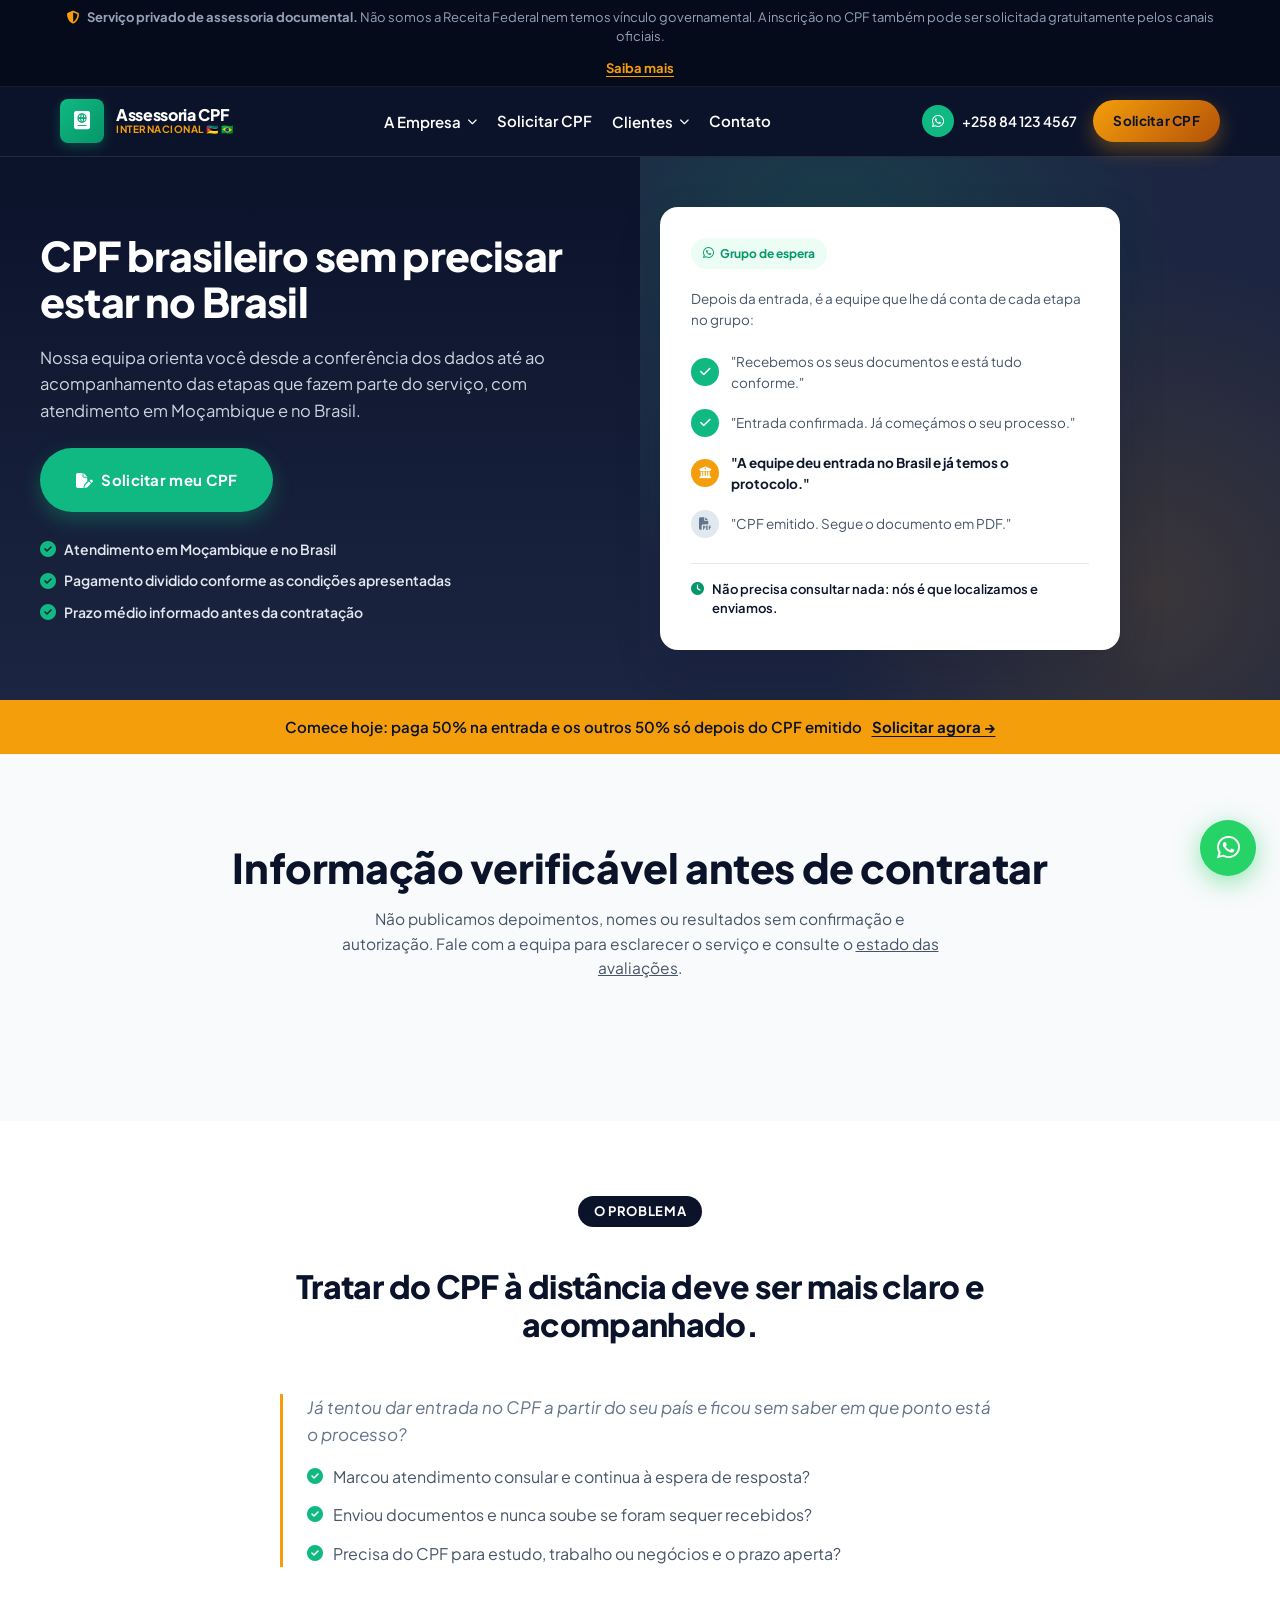
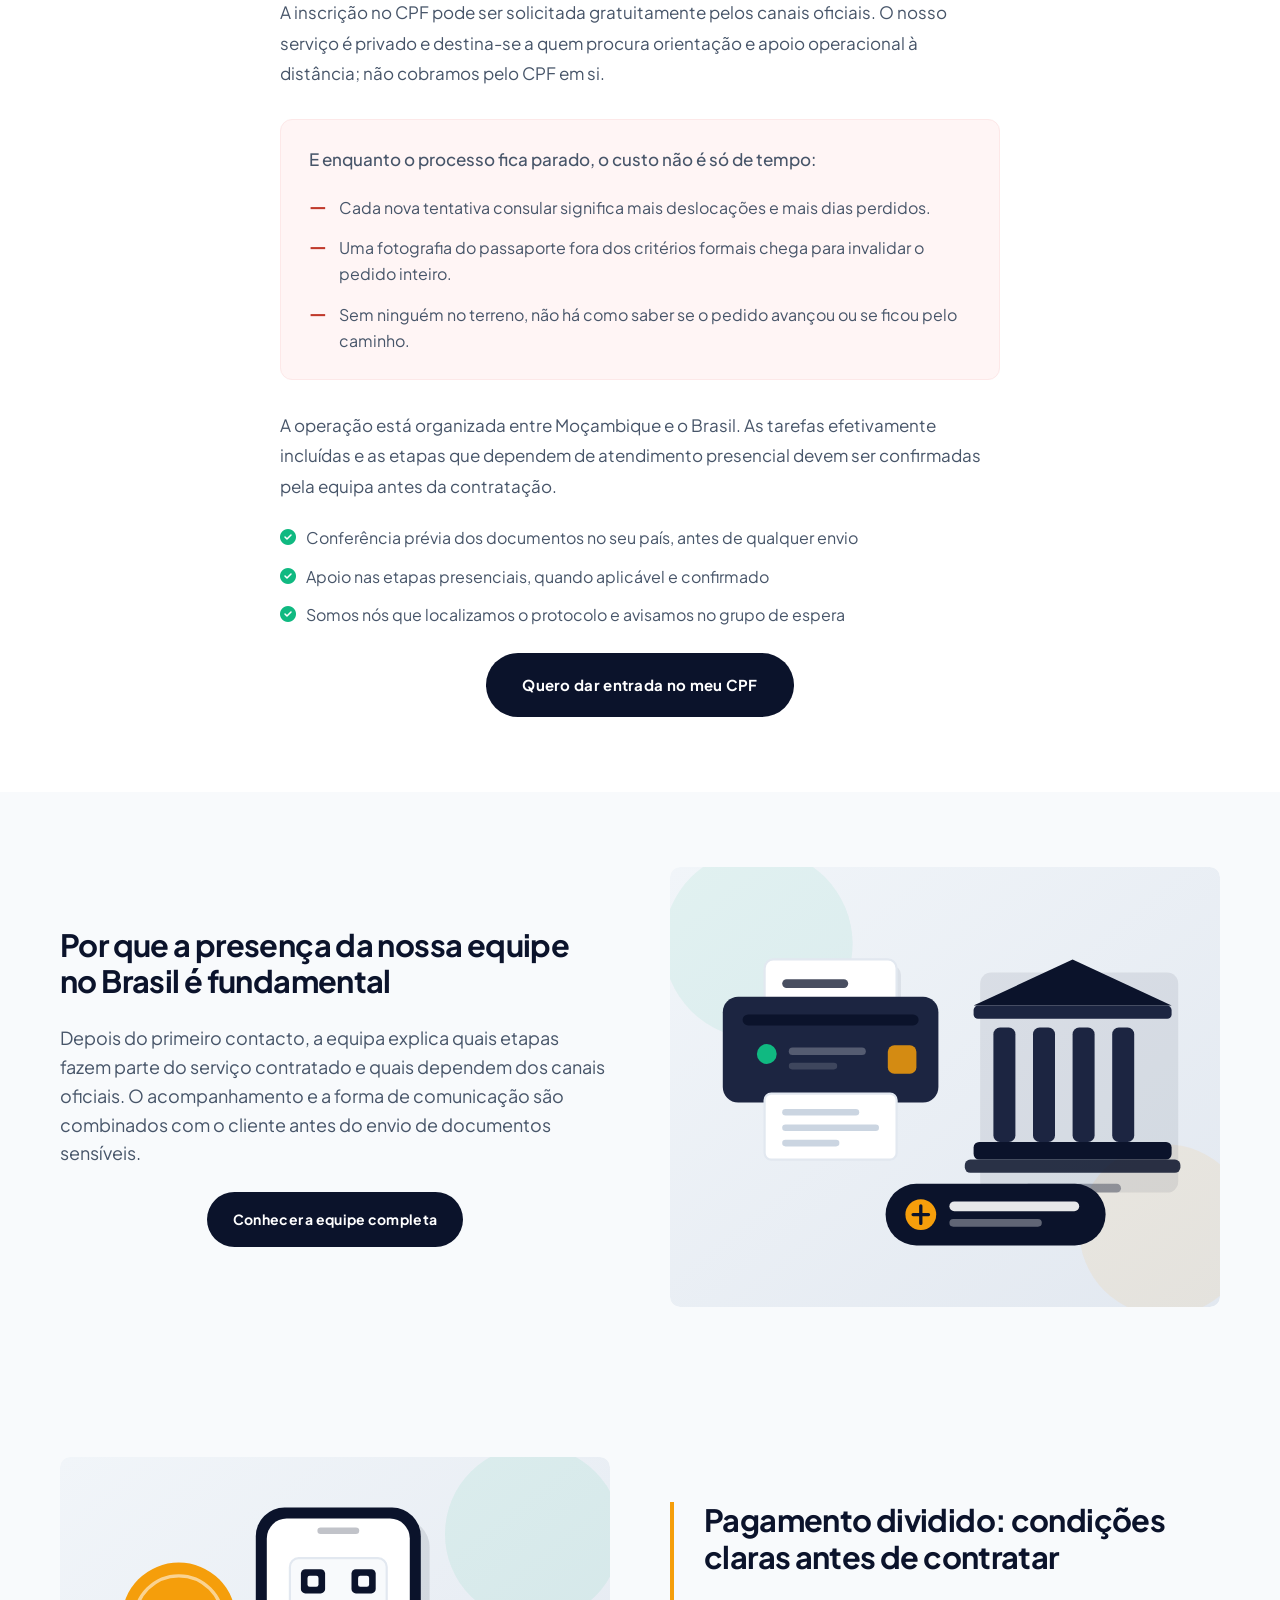
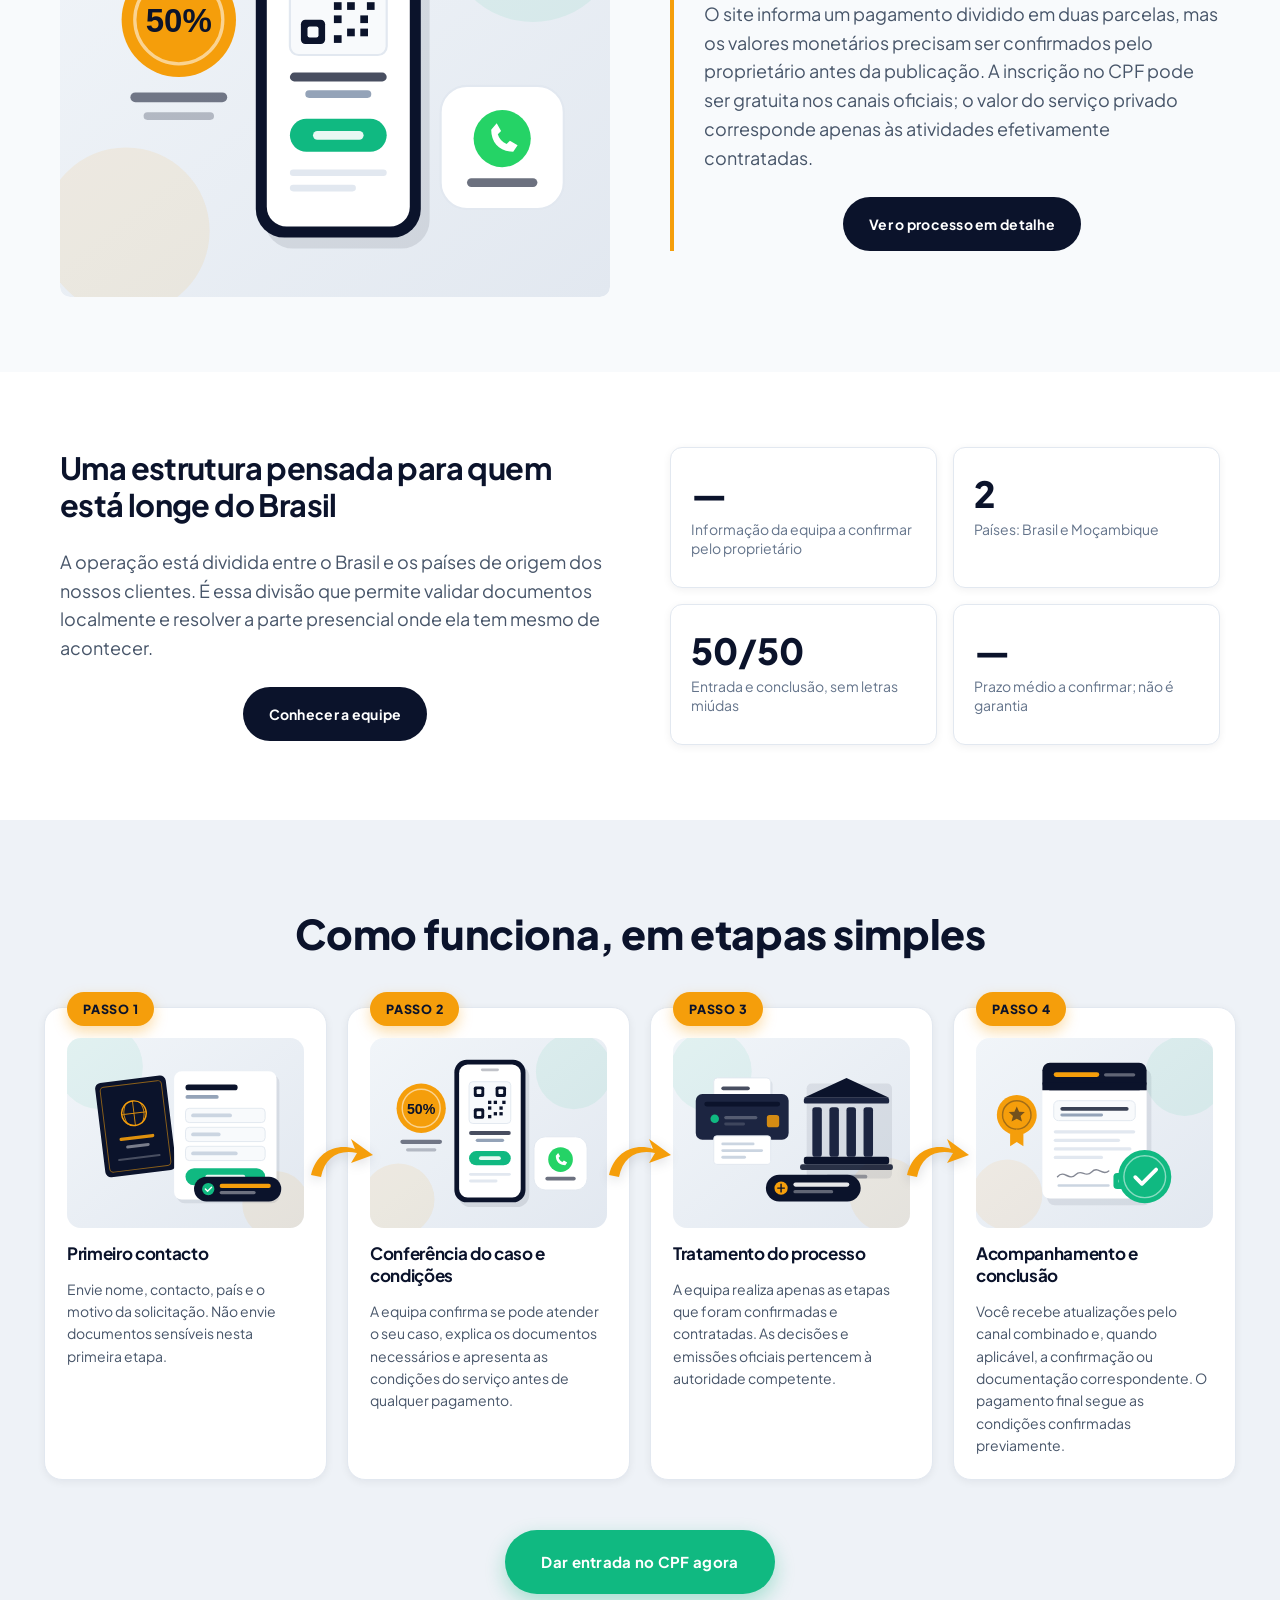
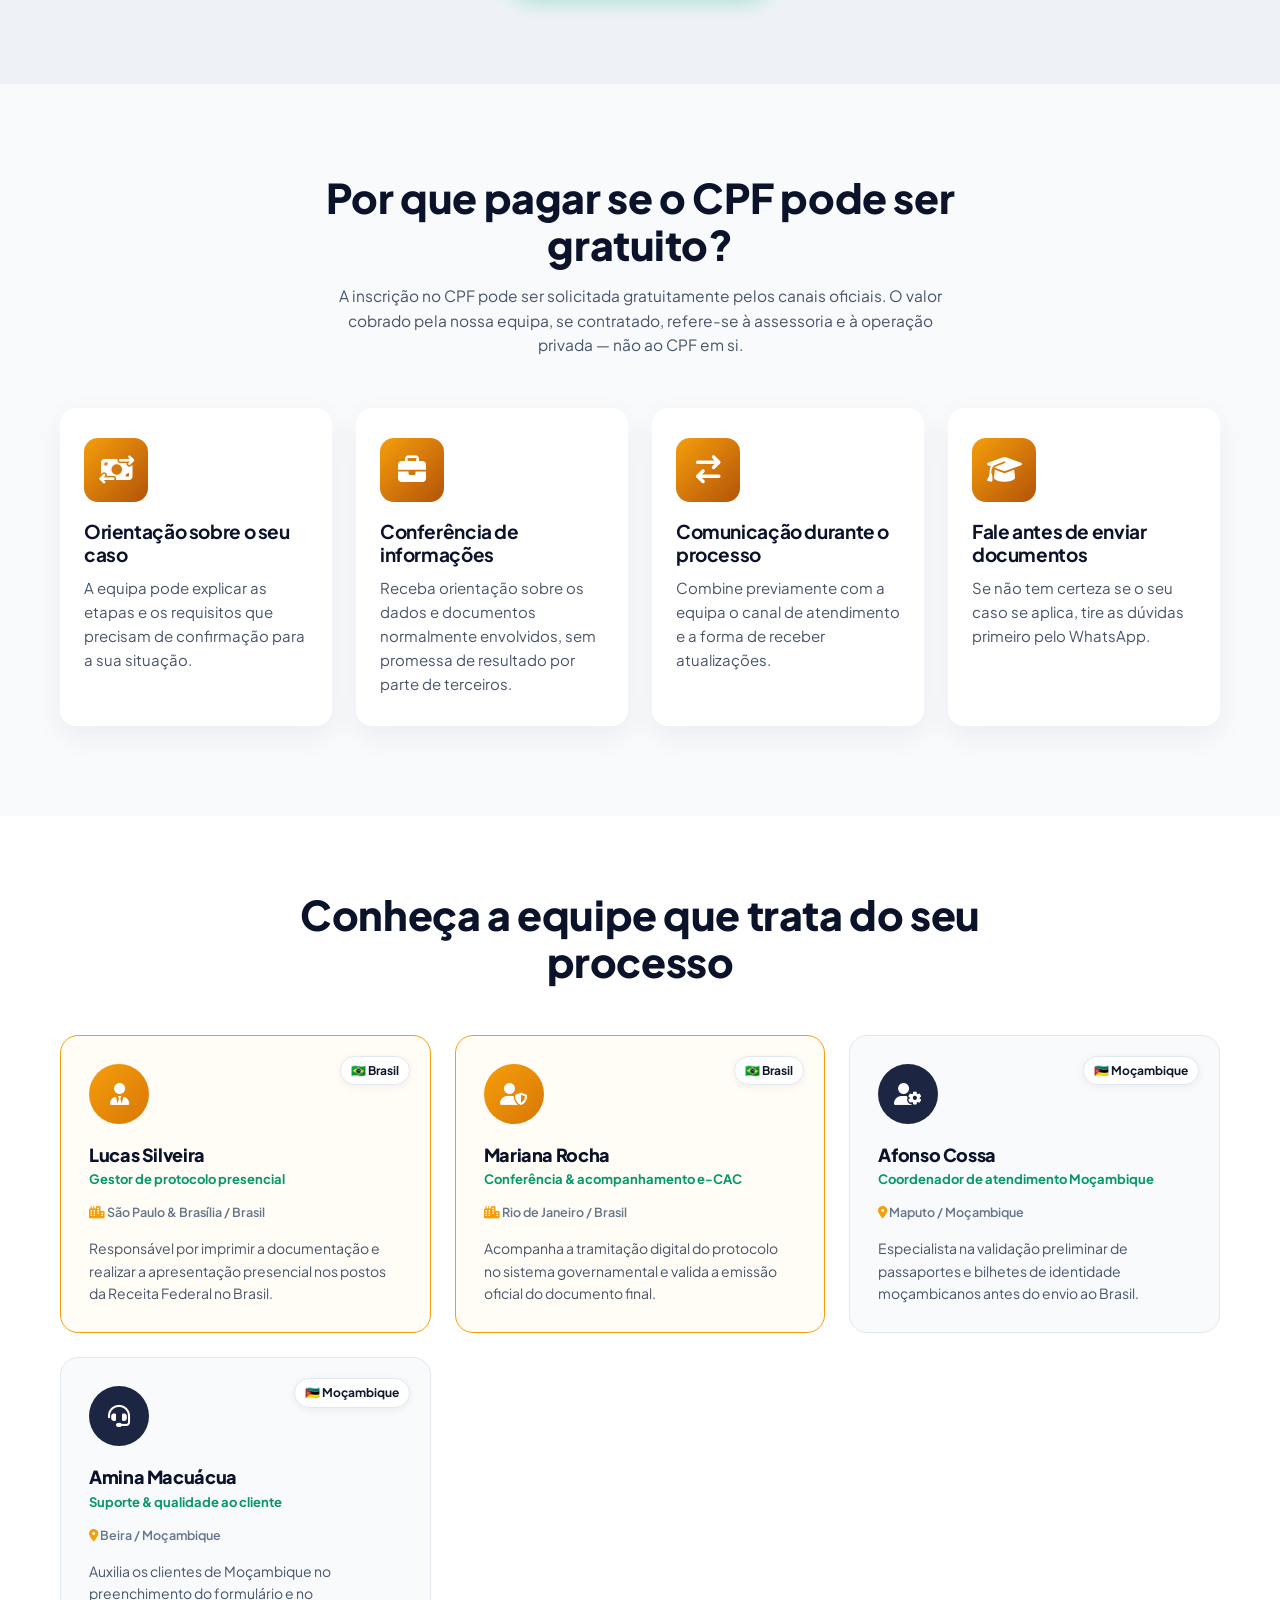
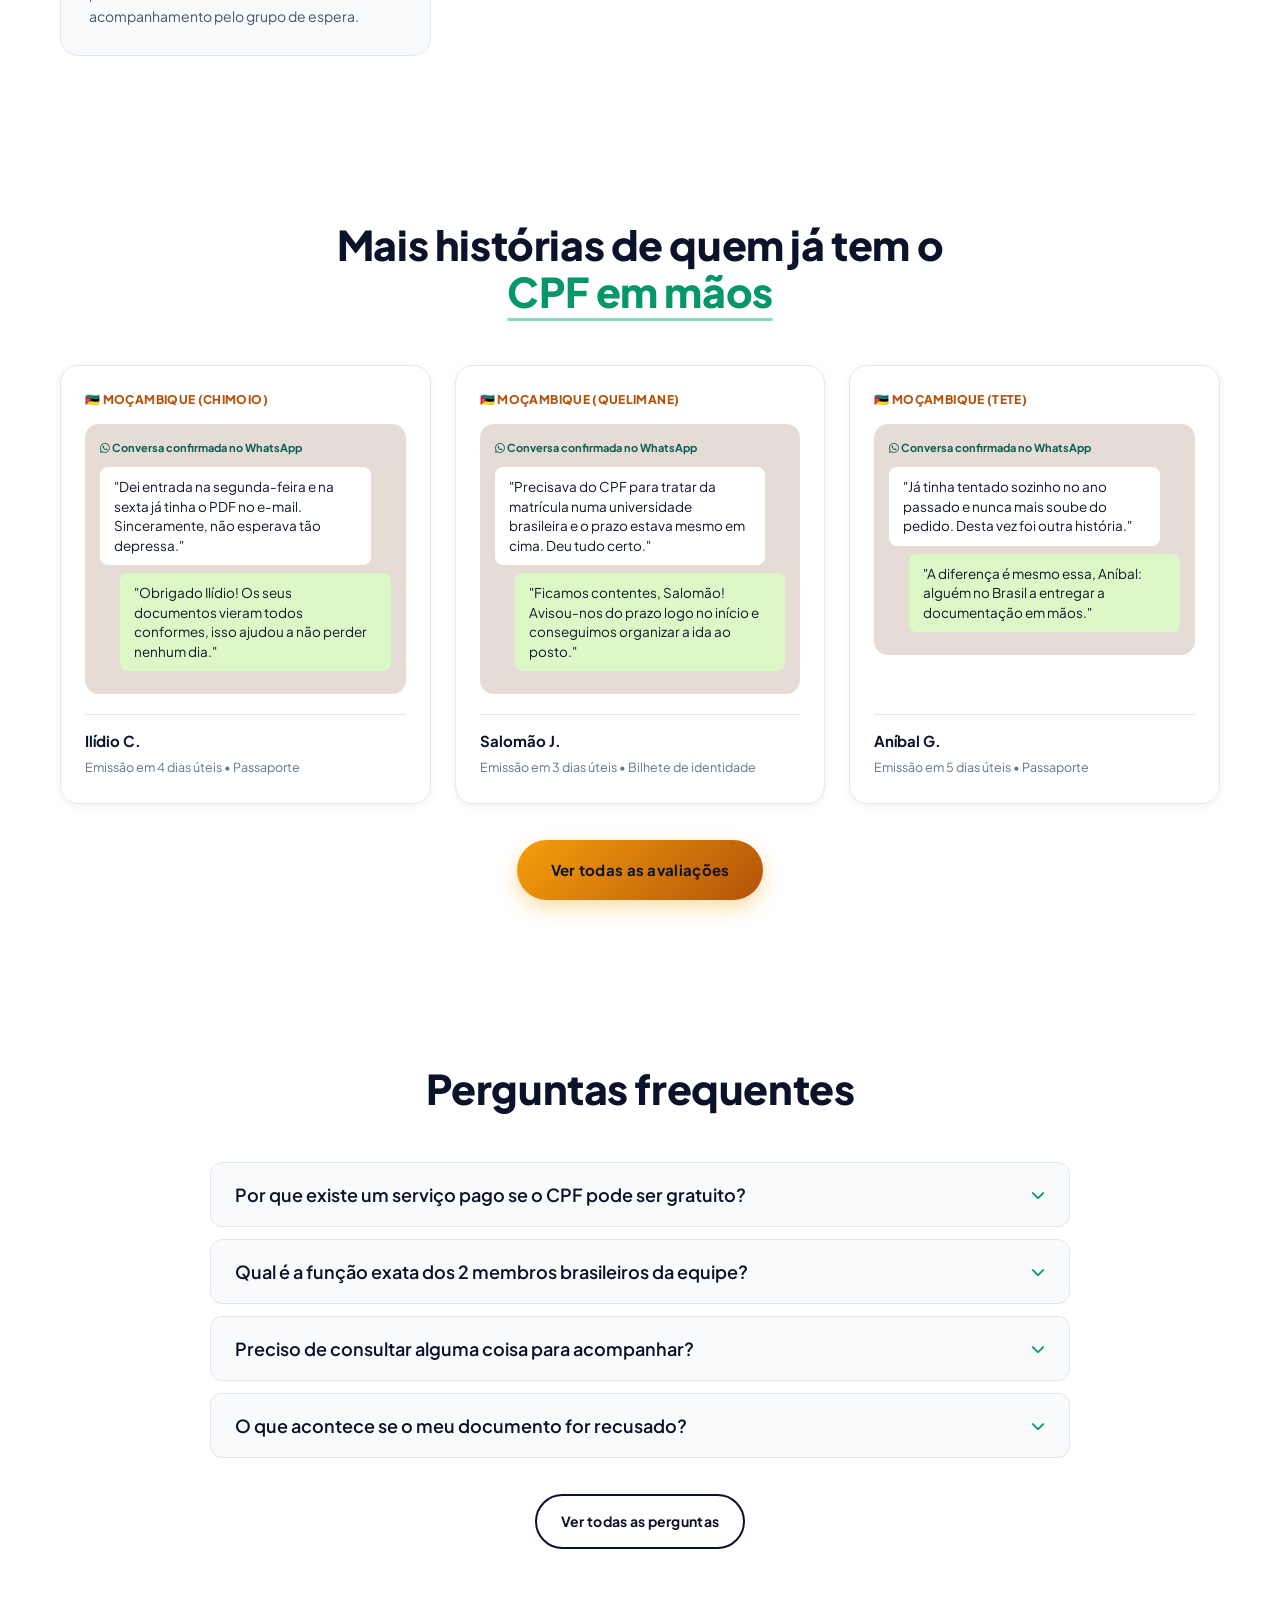
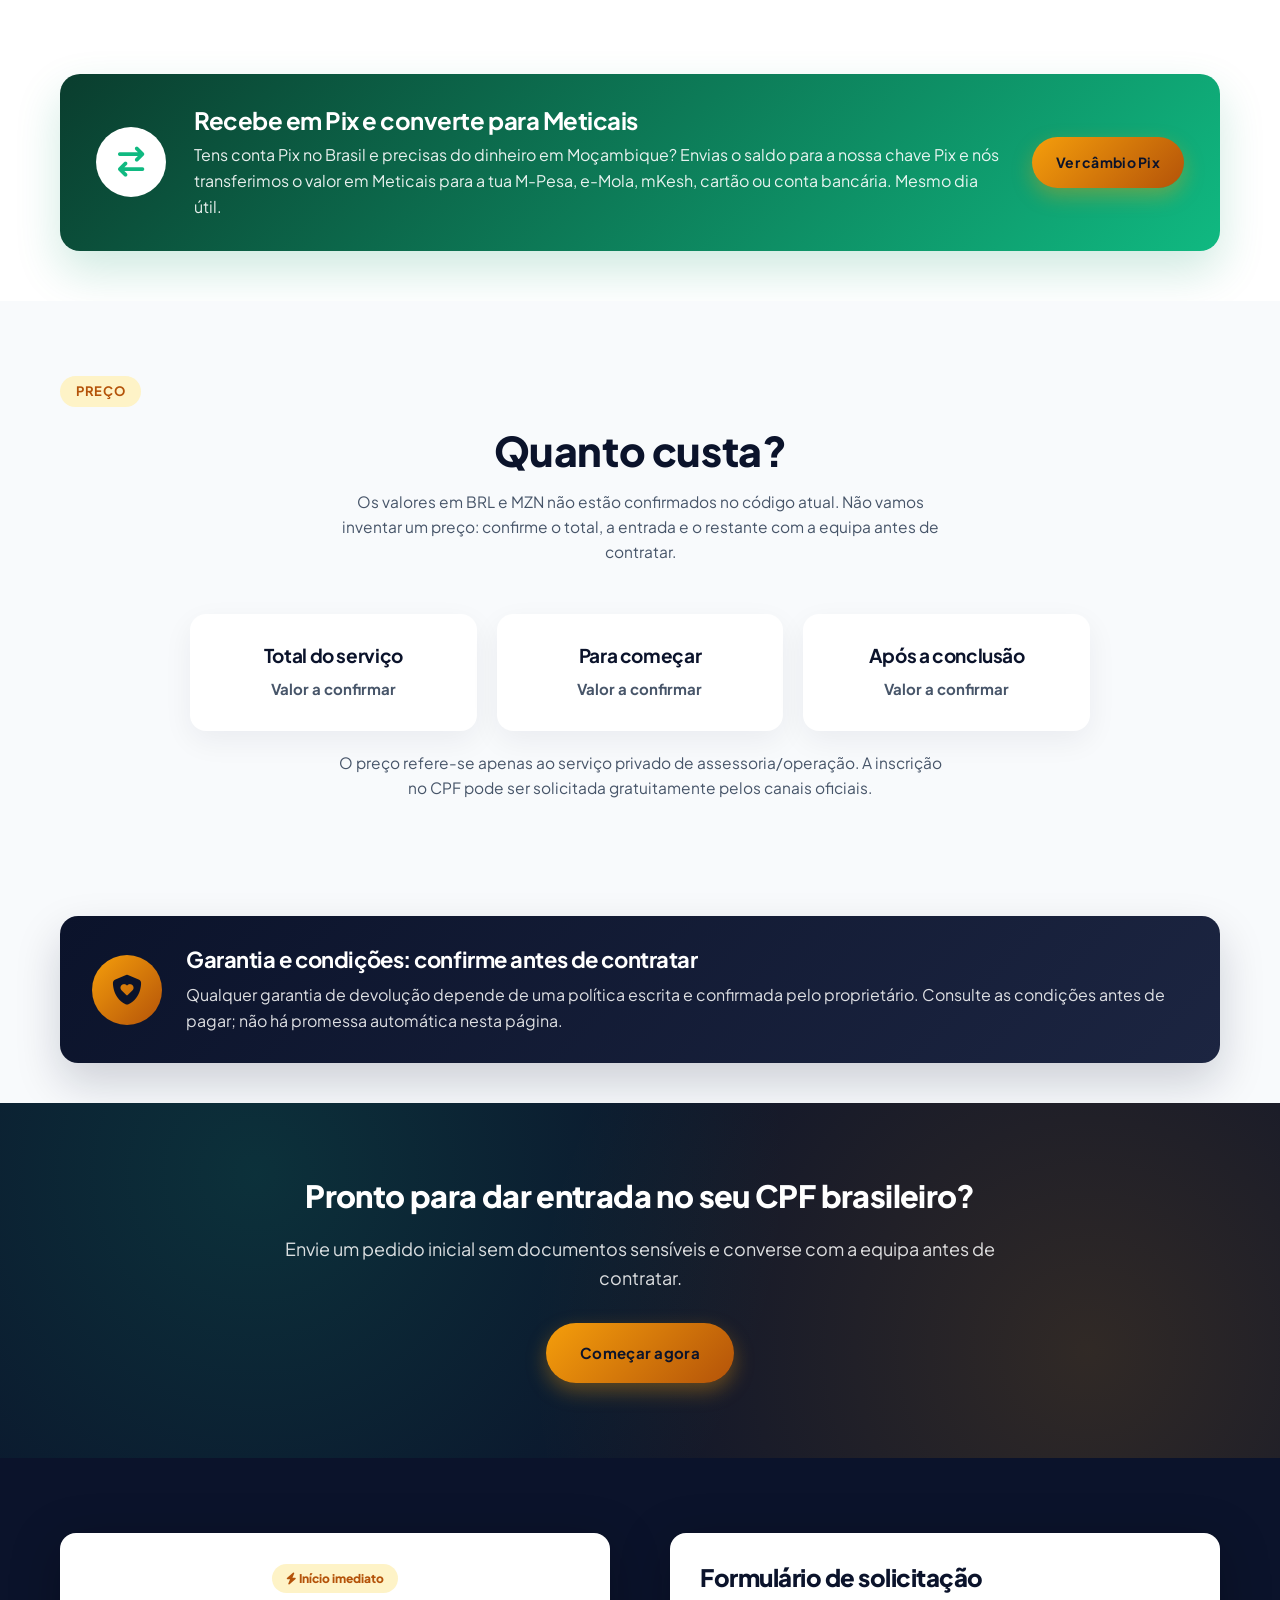
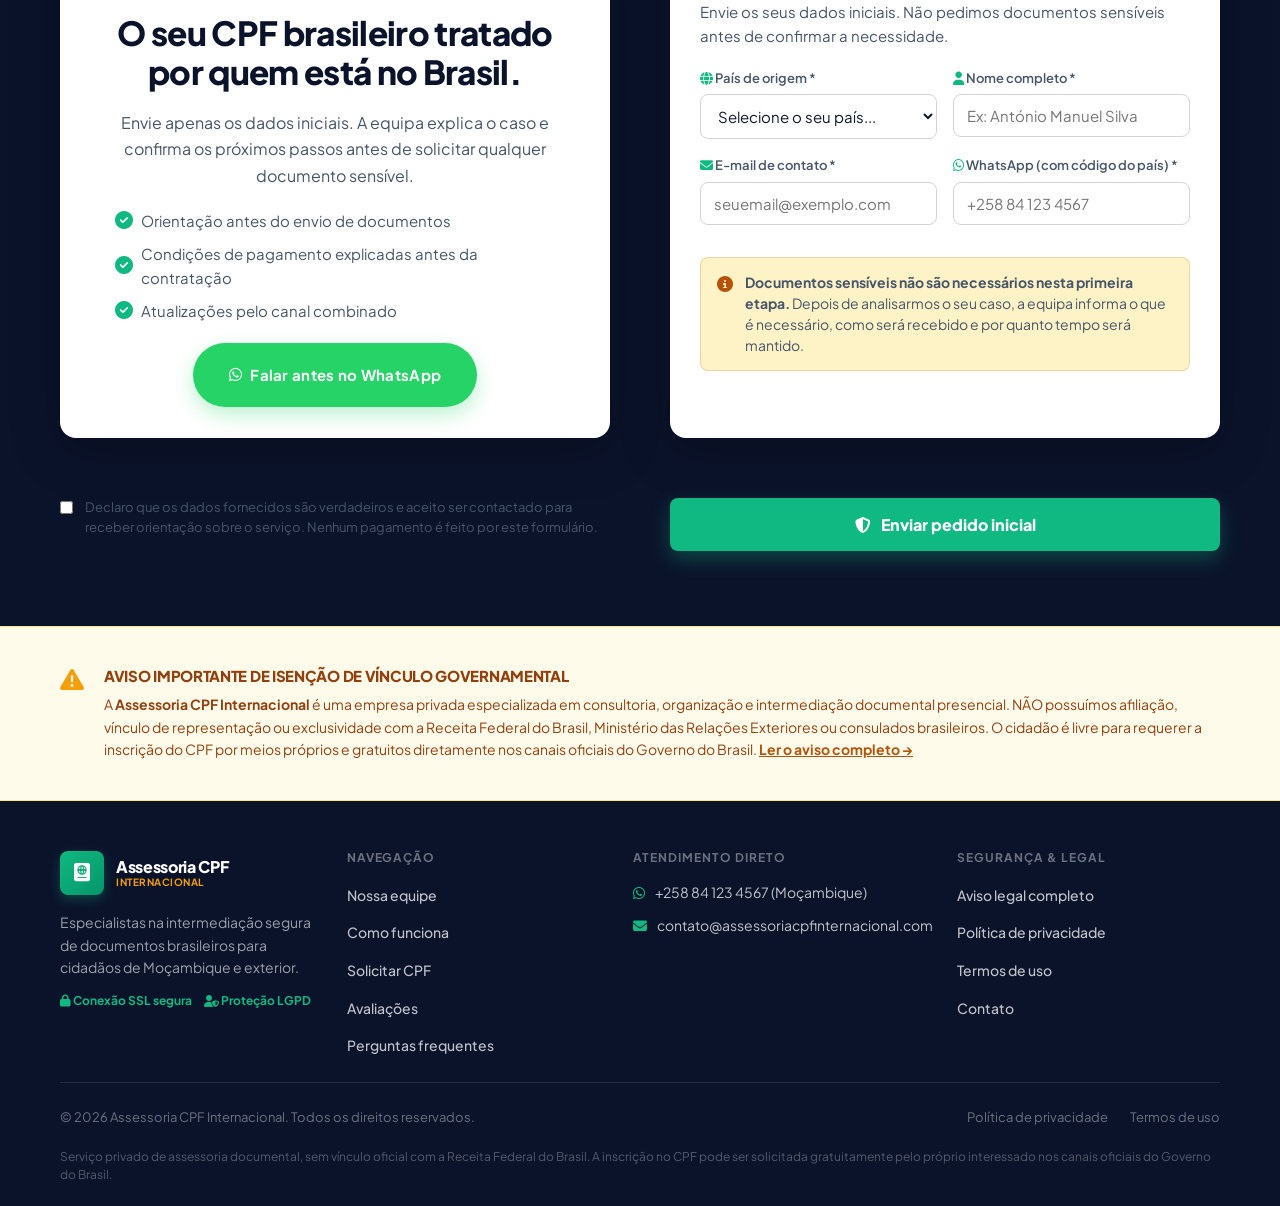
<file: index.html>
<!DOCTYPE html>
<html lang="pt-PT">
<head>
    <meta charset="UTF-8">
    <meta name="viewport" content="width=device-width, initial-scale=1.0">
    <title>Assessoria CPF Internacional | Emissão Segura para Moçambique</title>
    <meta name="description" content="Assessoria especializada para obtenção de CPF brasileiro para cidadãos de Moçambique. Protocolo físico no Brasil, transparência total e pagamento 50% entrada / 50% entrega.">
    <link rel="preconnect" href="https://fonts.googleapis.com">
    <link rel="preconnect" href="https://fonts.gstatic.com" crossorigin>
    <link href="https://fonts.googleapis.com/css2?family=Plus+Jakarta+Sans:wght@400;500;600;700;800&display=swap" rel="stylesheet">
    <link rel="stylesheet" href="css/style.css">
    <!-- FontAwesome icons -->
    <link rel="stylesheet" href="https://cdnjs.cloudflare.com/ajax/libs/font-awesome/6.4.0/css/all.min.css">
</head>
<body>

    <!-- ==========================================================
         BARRA DE AVISO LEGAL (aux bar)
         ========================================================== -->
    <div class="legal-notice-bar">
        <div class="container legal-notice-content">
            <span><i class="fa-solid fa-shield-halved"></i> <strong>Serviço privado de assessoria documental.</strong> Não somos a Receita Federal nem temos vínculo governamental. A inscrição no CPF também pode ser solicitada gratuitamente pelos canais oficiais.</span>
            <a href="aviso-legal.html" class="legal-link">Saiba mais</a>
        </div>
    </div>

    <!-- ==========================================================
         HEADER
         ========================================================== -->
    <header class="site-header" id="siteHeader">
        <div class="container header-inner">
            <a href="index.html" class="brand-logo">
                <div class="logo-icon"><i class="fa-solid fa-passport"></i></div>
                <div class="logo-text">
                    <span class="brand-title">Assessoria CPF</span>
                    <span class="brand-subtitle">INTERNACIONAL 🇲🇿 🇧🇷</span>
                </div>
            </a>

            <nav class="main-nav" id="mainNav" aria-label="Navegação principal">
                <div class="nav-item">
                    <button class="nav-link" type="button" aria-expanded="false">A Empresa <i class="fa-solid fa-chevron-down"></i></button>
                    <div class="nav-dropdown">
                        <a href="equipe.html">Nossa Equipe (4 membros)</a>
                        <a href="como-funciona.html">Como Funciona</a>
                        <a href="aviso-legal.html">Aviso Legal</a>
                    </div>
                </div>
                <a href="solicitar.html" class="nav-link">Solicitar CPF</a>

                <div class="nav-item">
                    <button class="nav-link" type="button" aria-expanded="false">Clientes <i class="fa-solid fa-chevron-down"></i></button>
                    <div class="nav-dropdown">
                                                <a href="avaliacoes.html">Avaliações</a>
                        <a href="faq.html">Perguntas Frequentes</a>
                    </div>
                </div>
                <a href="contato.html" class="nav-link">Contato</a>
            </nav>

            <div class="header-actions">
                <a href="https://wa.me/258841234567?text=Ol%C3%A1!%20Gostaria%20de%20informa%C3%A7%C3%B5es%20sobre%20a%20emiss%C3%A3o%20do%20CPF%20Brasileiro." target="_blank" rel="noopener" class="header-phone">
                    <span class="header-phone__icon"><i class="fa-brands fa-whatsapp"></i></span>
                    +258 84 123 4567
                </a>
                <a href="solicitar.html" class="btn btn--gold btn--sm">Solicitar CPF</a>
                <button class="mobile-menu-toggle" id="mobileMenuBtn" aria-label="Abrir menu" aria-expanded="false" aria-controls="mainNav">
                    <i class="fa-solid fa-bars"></i>
                </button>
            </div>
        </div>
    </header>

    <main>

    <!-- ==========================================================
         1. HERO
         ========================================================== -->
    <section class="hero-section">
        <div class="hero-grid">
            <div class="hero-content">
                <h1 class="hero-title">CPF brasileiro sem precisar estar no Brasil</h1>

                <p class="hero-description">
                    Nossa equipa orienta você desde a conferência dos dados até ao acompanhamento das etapas que fazem parte do serviço, com atendimento em Moçambique e no Brasil.
                </p>

                <div class="hero-cta-group">
                    <a href="solicitar.html" class="btn btn--primary btn--lg">
                        <i class="fa-solid fa-file-pen"></i> Solicitar meu CPF
                    </a>
                </div>

                <div class="hero-checklist">
                    <div class="hero-check">
                        <i class="fa-solid fa-circle-check"></i>
                        <span>Atendimento em Moçambique e no Brasil</span>
                    </div>
                    <div class="hero-check">
                        <i class="fa-solid fa-circle-check"></i>
                        <span>Pagamento dividido conforme as condições apresentadas</span>
                    </div>
                    <div class="hero-check">
                        <i class="fa-solid fa-circle-check"></i>
                        <span>Prazo médio informado antes da contratação</span>
                    </div>
                </div>
            </div>

            <div class="hero-panel">
                <div class="hero-panel-card">
                    <div class="card-header-status">
                        <span class="status-pill status-live"><i class="fa-brands fa-whatsapp"></i> Grupo de espera</span>
                    </div>

                    <p class="panel-intro">Depois da entrada, é a equipe que lhe dá conta de cada etapa no grupo:</p>

                    <div class="timeline-steps-mini">
                        <div class="step-mini done">
                            <div class="step-icon"><i class="fa-solid fa-check"></i></div>
                            <div class="step-text">"Recebemos os seus documentos e está tudo conforme."</div>
                        </div>
                        <div class="step-mini done">
                            <div class="step-icon"><i class="fa-solid fa-check"></i></div>
                            <div class="step-text">"Entrada confirmada. Já começámos o seu processo."</div>
                        </div>
                        <div class="step-mini active">
                            <div class="step-icon"><i class="fa-solid fa-building-columns"></i></div>
                            <div class="step-text">"A equipe deu entrada no Brasil e já temos o protocolo."</div>
                        </div>
                        <div class="step-mini">
                            <div class="step-icon"><i class="fa-solid fa-file-pdf"></i></div>
                            <div class="step-text">"CPF emitido. Segue o documento em PDF."</div>
                        </div>
                    </div>

                    <p class="panel-foot"><i class="fa-solid fa-clock"></i> Não precisa consultar nada: nós é que localizamos e enviamos.</p>
                </div>
            </div>
        </div>
    </section>

    <!-- ==========================================================
         2. BANNER PROMOCIONAL
         ========================================================== -->
    <a href="solicitar.html" class="promo-banner">
        <span class="container promo-banner__inner">
            <span class="promo-banner__text">Comece hoje: paga 50% na entrada e os outros 50% só depois do CPF emitido</span>
            <span class="promo-banner__cta">Solicitar agora →</span>
        </span>
    </a>

    <!-- 3. TRANSPARÊNCIA SOBRE A PROVA SOCIAL -->
    <section class="reviews-section reveal" id="avaliacoes">
        <div class="container">
            <div class="section-header">
                <h2 class="section-title">Informação verificável antes de contratar</h2>
                <p class="section-desc">Não publicamos depoimentos, nomes ou resultados sem confirmação e autorização. Fale com a equipa para esclarecer o serviço e consulte o <a href="avaliacoes.html">estado das avaliações</a>.</p>
            </div>
        </div>
    </section>

    <!-- ==========================================================
         4. O PROBLEMA
         ========================================================== -->
    <section class="pain-section reveal">
        <div class="pain-inner">
            <div class="pain-header">
                <span class="section-label">O problema</span>
                <h2>Tratar do CPF à distância deve ser mais claro e acompanhado.</h2>
            </div>

            <div class="pain-body">
                <div class="pain-opening">
                    <p>Já tentou dar entrada no CPF a partir do seu país e ficou sem saber em que ponto está o processo?</p>
                    <ul class="pain-list">
                        <li><i class="fa-solid fa-circle-check"></i><span>Marcou atendimento consular e continua à espera de resposta?</span></li>
                        <li><i class="fa-solid fa-circle-check"></i><span>Enviou documentos e nunca soube se foram sequer recebidos?</span></li>
                        <li><i class="fa-solid fa-circle-check"></i><span>Precisa do CPF para estudo, trabalho ou negócios e o prazo aperta?</span></li>
                    </ul>
                </div>

                <p class="pain-text">
                    A inscrição no CPF pode ser solicitada gratuitamente pelos canais oficiais. O nosso serviço é privado e destina-se a quem procura orientação e apoio operacional à distância; não cobramos pelo CPF em si.
                </p>

                <div class="pain-agitate">
                    <p>E enquanto o processo fica parado, o custo não é só de tempo:</p>
                    <ul>
                        <li>Cada nova tentativa consular significa mais deslocações e mais dias perdidos.</li>
                        <li>Uma fotografia do passaporte fora dos critérios formais chega para invalidar o pedido inteiro.</li>
                        <li>Sem ninguém no terreno, não há como saber se o pedido avançou ou se ficou pelo caminho.</li>
                    </ul>
                </div>

                <div class="pain-solve">
                    <p class="pain-text">
                        A operação está organizada entre Moçambique e o Brasil. As tarefas efetivamente incluídas e as etapas que dependem de atendimento presencial devem ser confirmadas pela equipa antes da contratação.
                    </p>
                    <ul class="pain-list">
                        <li><i class="fa-solid fa-circle-check"></i><span>Conferência prévia dos documentos no seu país, antes de qualquer envio</span></li>
                        <li><i class="fa-solid fa-circle-check"></i><span>Apoio nas etapas presenciais, quando aplicável e confirmado</span></li>
                        <li><i class="fa-solid fa-circle-check"></i><span>Somos nós que localizamos o protocolo e avisamos no grupo de espera</span></li>
                    </ul>
                    <div class="pain-cta">
                        <a href="solicitar.html" class="btn btn--navy btn--lg">Quero dar entrada no meu CPF</a>
                    </div>
                </div>
            </div>
        </div>
    </section>

    <!-- ==========================================================
         5. A EQUIPE NO BRASIL
         ========================================================== -->
    <section class="section section--light reveal">
        <div class="container media-grid">
            <div class="media-grid__text">
                <h2 class="block-title">Por que a presença da nossa equipe no Brasil é fundamental</h2>
                <p class="block-text">
                    Depois do primeiro contacto, a equipa explica quais etapas fazem parte do serviço contratado e quais dependem dos canais oficiais. O acompanhamento e a forma de comunicação são combinados com o cliente antes do envio de documentos sensíveis.
                </p>
                <a href="equipe.html" class="btn btn--navy">Conhecer a equipe completa</a>
            </div>
            <div class="media-grid__media">
                <img src="images/passos/passo-3.svg" alt="Documentos impressos no Brasil e protocolados presencialmente na Receita Federal" loading="lazy">
            </div>
        </div>
    </section>

    <!-- ==========================================================
         6. GARANTIA 50/50 (imagem à esquerda, texto à direita)
         ========================================================== -->
    <section class="section section--light reveal">
        <div class="container media-grid">
            <div class="media-grid__media">
                <img src="images/passos/passo-2.svg" alt="Pagamento dividido em duas metades via Pix" loading="lazy">
            </div>
            <div class="media-grid__text media-grid__text--accent">
                <h2 class="block-title">Pagamento dividido: condições claras antes de contratar</h2>
                <p class="block-text">
                    O site informa um pagamento dividido em duas parcelas, mas os valores monetários precisam ser confirmados pelo proprietário antes da publicação. A inscrição no CPF pode ser gratuita nos canais oficiais; o valor do serviço privado corresponde apenas às atividades efetivamente contratadas.
                </p>
                <a href="como-funciona.html" class="btn btn--navy">Ver o processo em detalhe</a>
            </div>
        </div>
    </section>

    <!-- ==========================================================
         7. NÚMEROS
         ========================================================== -->
    <section class="section section--white reveal">
        <div class="container media-grid">
            <div class="media-grid__text">
                <h2 class="block-title">Uma estrutura pensada para quem está longe do Brasil</h2>
                <p class="block-text">
                    A operação está dividida entre o Brasil e os países de origem dos nossos clientes. É essa divisão que permite validar documentos localmente e resolver a parte presencial onde ela tem mesmo de acontecer.
                </p>
                <a href="equipe.html" class="btn btn--navy">Conhecer a equipe</a>
            </div>

            <div class="stats-grid">
                <div class="stat-card">
                    <span class="stat-card__value">—</span>
                    <span class="stat-card__label">Informação da equipa a confirmar pelo proprietário</span>
                </div>
                <div class="stat-card">
                    <span class="stat-card__value">2</span>
                    <span class="stat-card__label">Países: Brasil e Moçambique</span>
                </div>
                <div class="stat-card">
                    <span class="stat-card__value">50/50</span>
                    <span class="stat-card__label">Entrada e conclusão, sem letras miúdas</span>
                </div>
                <div class="stat-card">
                    <span class="stat-card__value">—</span>
                    <span class="stat-card__label">Prazo médio a confirmar; não é garantia</span>
                </div>
            </div>
        </div>
    </section>

    <!-- ==========================================================
         8. OS 4 PASSOS
         ========================================================== -->
    <section class="steps-section reveal" id="como-funciona">
        <div class="container--wide">
            <h2 class="section-title">Como funciona, em etapas simples</h2>

            <div class="steps-grid">
                <article class="step-card">
                    <div class="step-card__pill">PASSO 1</div>
                    <div class="step-card__media">
                        <img src="images/passos/passo-1.svg" alt="Envio de dados e documentos pelo formulário do site" loading="lazy">
                    </div>
                    <h3 class="step-card__title">Primeiro contacto</h3>
                    <p class="step-card__desc">Envie nome, contacto, país e o motivo da solicitação. Não envie documentos sensíveis nesta primeira etapa.</p>
                </article>

                <article class="step-card">
                    <div class="step-card__pill">PASSO 2</div>
                    <div class="step-card__media">
                        <img src="images/passos/passo-2.svg" alt="Conferência do caso e condições via Pix e entrada no grupo de espera" loading="lazy">
                    </div>
                    <h3 class="step-card__title">Conferência do caso e condições</h3>
                    <p class="step-card__desc">A equipa confirma se pode atender o seu caso, explica os documentos necessários e apresenta as condições do serviço antes de qualquer pagamento.</p>
                </article>

                <article class="step-card">
                    <div class="step-card__pill">PASSO 3</div>
                    <div class="step-card__media">
                        <img src="images/passos/passo-3.svg" alt="Impressão dos documentos e protocolo presencial na Receita Federal do Brasil" loading="lazy">
                    </div>
                    <h3 class="step-card__title">Tratamento do processo</h3>
                    <p class="step-card__desc">A equipa realiza apenas as etapas que foram confirmadas e contratadas. As decisões e emissões oficiais pertencem à autoridade competente.</p>
                </article>

                <article class="step-card">
                    <div class="step-card__pill">PASSO 4</div>
                    <div class="step-card__media">
                        <img src="images/passos/passo-4.svg" alt="CPF emitido e entregue em PDF ao cliente" loading="lazy">
                    </div>
                    <h3 class="step-card__title">Acompanhamento e conclusão</h3>
                    <p class="step-card__desc">Você recebe atualizações pelo canal combinado e, quando aplicável, a confirmação ou documentação correspondente. O pagamento final segue as condições confirmadas previamente.</p>
                </article>

                <!-- Setas sobrepostas nas fronteiras entre cards (só desktop) -->
                <div class="step-arrow-pos" style="left: 25%;">
                    <svg class="step-arrow" width="70" height="46" viewBox="0 0 70 46" fill="none" aria-hidden="true">
                        <path d="M4 38 C 10 14, 30 6, 48 12 L 44 2 L 66 18 L 44 26 L 50 16 C 32 12, 18 20, 14 40 Z" fill="#F59E0B"/>
                    </svg>
                </div>
                <div class="step-arrow-pos" style="left: 50%;">
                    <svg class="step-arrow" width="70" height="46" viewBox="0 0 70 46" fill="none" aria-hidden="true">
                        <path d="M4 38 C 10 14, 30 6, 48 12 L 44 2 L 66 18 L 44 26 L 50 16 C 32 12, 18 20, 14 40 Z" fill="#F59E0B"/>
                    </svg>
                </div>
                <div class="step-arrow-pos" style="left: 75%;">
                    <svg class="step-arrow" width="70" height="46" viewBox="0 0 70 46" fill="none" aria-hidden="true">
                        <path d="M4 38 C 10 14, 30 6, 48 12 L 44 2 L 66 18 L 44 26 L 50 16 C 32 12, 18 20, 14 40 Z" fill="#F59E0B"/>
                    </svg>
                </div>
            </div>

            <div class="steps-cta">
                <a href="solicitar.html" class="btn btn--primary btn--lg">Dar entrada no CPF agora</a>
            </div>
        </div>
    </section>

    <!-- ==========================================================
         8B. PARA QUE SERVE O SEU CPF BRASILEIRO
         ========================================================== -->
    <section class="usecase-section reveal">
        <div class="container">
            <div class="section-header">
                <h2 class="section-title">Por que pagar se o CPF pode ser gratuito?</h2>
                <p class="section-desc">A inscrição no CPF pode ser solicitada gratuitamente pelos canais oficiais. O valor cobrado pela nossa equipa, se contratado, refere-se à assessoria e à operação privada — não ao CPF em si.</p>
            </div>

            <div class="usecase-grid">
                <div class="usecase-card">
                    <div class="usecase-icon"><i class="fa-solid fa-money-bill-transfer"></i></div>
                    <h3>Orientação sobre o seu caso</h3>
                    <p>A equipa pode explicar as etapas e os requisitos que precisam de confirmação para a sua situação.</p>
                </div>
                <div class="usecase-card">
                    <div class="usecase-icon"><i class="fa-solid fa-briefcase"></i></div>
                    <h3>Conferência de informações</h3>
                    <p>Receba orientação sobre os dados e documentos normalmente envolvidos, sem promessa de resultado por parte de terceiros.</p>
                </div>
                <div class="usecase-card">
                    <div class="usecase-icon"><i class="fa-solid fa-arrow-right-arrow-left"></i></div>
                    <h3>Comunicação durante o processo</h3>
                    <p>Combine previamente com a equipa o canal de atendimento e a forma de receber atualizações.</p>
                </div>
                <div class="usecase-card">
                    <div class="usecase-icon"><i class="fa-solid fa-graduation-cap"></i></div>
                    <h3>Fale antes de enviar documentos</h3>
                    <p>Se não tem certeza se o seu caso se aplica, tire as dúvidas primeiro pelo WhatsApp.</p>
                </div>
            </div>
        </div>
    </section>

    <!-- ==========================================================
         9. EQUIPE — os 4 membros
         ========================================================== -->
    <section class="team-section reveal" id="equipe">
        <div class="container">
            <div class="section-header">
                <h2 class="section-title">Conheça a equipe que trata do seu processo</h2>
            </div>

            <div class="team-grid">
                <div class="team-card card-brazil">
                    <div class="country-flag-badge">🇧🇷 Brasil</div>
                    <div class="member-avatar"><i class="fa-solid fa-user-tie"></i></div>
                    <h3 class="member-name">Lucas Silveira</h3>
                    <span class="member-role">Gestor de protocolo presencial</span>
                    <p class="member-location"><i class="fa-solid fa-city"></i> São Paulo &amp; Brasília / Brasil</p>
                    <p class="member-desc">Responsável por imprimir a documentação e realizar a apresentação presencial nos postos da Receita Federal no Brasil.</p>
                </div>

                <div class="team-card card-brazil">
                    <div class="country-flag-badge">🇧🇷 Brasil</div>
                    <div class="member-avatar"><i class="fa-solid fa-user-shield"></i></div>
                    <h3 class="member-name">Mariana Rocha</h3>
                    <span class="member-role">Conferência &amp; acompanhamento e-CAC</span>
                    <p class="member-location"><i class="fa-solid fa-city"></i> Rio de Janeiro / Brasil</p>
                    <p class="member-desc">Acompanha a tramitação digital do protocolo no sistema governamental e valida a emissão oficial do documento final.</p>
                </div>

                <div class="team-card">
                    <div class="country-flag-badge">🇲🇿 Moçambique</div>
                    <div class="member-avatar"><i class="fa-solid fa-user-gear"></i></div>
                    <h3 class="member-name">Afonso Cossa</h3>
                    <span class="member-role">Coordenador de atendimento Moçambique</span>
                    <p class="member-location"><i class="fa-solid fa-location-dot"></i> Maputo / Moçambique</p>
                    <p class="member-desc">Especialista na validação preliminar de passaportes e bilhetes de identidade moçambicanos antes do envio ao Brasil.</p>
                </div>

                <div class="team-card">
                    <div class="country-flag-badge">🇲🇿 Moçambique</div>
                    <div class="member-avatar"><i class="fa-solid fa-headset"></i></div>
                    <h3 class="member-name">Amina Macuácua</h3>
                    <span class="member-role">Suporte &amp; qualidade ao cliente</span>
                    <p class="member-location"><i class="fa-solid fa-location-dot"></i> Beira / Moçambique</p>
                    <p class="member-desc">Auxilia os clientes de Moçambique no preenchimento do formulário e no acompanhamento pelo grupo de espera.</p>
                </div>

            </div>
        </div>
    </section>

    <!-- ==========================================================
         10. PROVA SOCIAL #2 — segunda grelha de 6 avaliações
         ========================================================== -->
    <section class="reviews-section reviews-section--alt reveal">
        <div class="container">
            <div class="section-header">
                <h2 class="section-title">Mais histórias de quem já tem o <span class="section-title__accent">CPF em mãos</span></h2>
            </div>

            <div class="reviews-grid">
                <div class="review-card">
                    <div class="review-country">🇲🇿 MOÇAMBIQUE (CHIMOIO)</div>
                    <div class="whatsapp-chat-box">
                        <div class="chat-header">
                            <i class="fa-brands fa-whatsapp"></i> Conversa confirmada no WhatsApp
                        </div>
                        <div class="chat-bubble received">
                            "Dei entrada na segunda-feira e na sexta já tinha o PDF no e-mail. Sinceramente, não esperava tão depressa."
                        </div>
                        <div class="chat-bubble sent">
                            "Obrigado Ilídio! Os seus documentos vieram todos conformes, isso ajudou a não perder nenhum dia."
                        </div>
                    </div>
                    <div class="review-author">
                        <strong>Ilídio C.</strong>
                        <span>Emissão em 4 dias úteis • Passaporte</span>
                    </div>
                </div>

                <div class="review-card">
                    <div class="review-country">🇲🇿 MOÇAMBIQUE (QUELIMANE)</div>
                    <div class="whatsapp-chat-box">
                        <div class="chat-header">
                            <i class="fa-brands fa-whatsapp"></i> Conversa confirmada no WhatsApp
                        </div>
                        <div class="chat-bubble received">
                            "Precisava do CPF para tratar da matrícula numa universidade brasileira e o prazo estava mesmo em cima. Deu tudo certo."
                        </div>
                        <div class="chat-bubble sent">
                            "Ficamos contentes, Salomão! Avisou-nos do prazo logo no início e conseguimos organizar a ida ao posto."
                        </div>
                    </div>
                    <div class="review-author">
                        <strong>Salomão J.</strong>
                        <span>Emissão em 3 dias úteis • Bilhete de identidade</span>
                    </div>
                </div>

                <div class="review-card">
                    <div class="review-country">🇲🇿 MOÇAMBIQUE (TETE)</div>
                    <div class="whatsapp-chat-box">
                        <div class="chat-header">
                            <i class="fa-brands fa-whatsapp"></i> Conversa confirmada no WhatsApp
                        </div>
                        <div class="chat-bubble received">
                            "Já tinha tentado sozinho no ano passado e nunca mais soube do pedido. Desta vez foi outra história."
                        </div>
                        <div class="chat-bubble sent">
                            "A diferença é mesmo essa, Aníbal: alguém no Brasil a entregar a documentação em mãos."
                        </div>
                    </div>
                    <div class="review-author">
                        <strong>Aníbal G.</strong>
                        <span>Emissão em 5 dias úteis • Passaporte</span>
                    </div>
                </div>

            </div>

            <div class="section-cta">
                <a href="avaliacoes.html" class="btn btn--gold btn--lg">Ver todas as avaliações</a>
            </div>
        </div>
    </section>

    <!-- ==========================================================
         11. FAQ (resumo — página completa em faq.html)
         ========================================================== -->
    <section class="faq-section reveal" id="faq">
        <div class="container--narrow">
            <div class="section-header">
                <h2 class="section-title">Perguntas frequentes</h2>
            </div>

            <div class="faq-accordion">
                <div class="faq-item">
                    <button class="faq-question">
                        <span>Por que existe um serviço pago se o CPF pode ser gratuito?</span>
                        <i class="fa-solid fa-chevron-down"></i>
                    </button>
                    <div class="faq-answer">
                        <p>A inscrição no CPF pode ser solicitada gratuitamente pelos canais oficiais. Se optar por contratar uma assessoria privada, o pagamento deve corresponder apenas às atividades explicadas e confirmadas antes da contratação. Os valores e condições devem ser confirmados por escrito.</p>
                    </div>
                </div>

                <div class="faq-item">
                    <button class="faq-question">
                        <span>Qual é a função exata dos 2 membros brasileiros da equipe?</span>
                        <i class="fa-solid fa-chevron-down"></i>
                    </button>
                    <div class="faq-answer">
                        <p>Por residirem fisicamente no Brasil (em São Paulo e Brasília), eles recebem os arquivos enviados pelo site, realizam a impressão em papel conforme as normas exigidas e comparecem presencialmente à Receita Federal ou postos credenciados para dar entrada no seu pedido diretamente no país emissor.</p>
                    </div>
                </div>

                <div class="faq-item">
                    <button class="faq-question">
                        <span>Preciso de consultar alguma coisa para acompanhar?</span>
                        <i class="fa-solid fa-chevron-down"></i>
                    </button>
                    <div class="faq-answer">
                        <p>Não. Somos nós que localizamos e enviamos. Assim que a equipe dá entrada na documentação, a Receita Federal emite o protocolo e nós avisamos no grupo de espera que o processo já arrancou. Depois é só aguardar — o prazo médio é de <strong>3 a 5 dias úteis</strong>.</p>
                    </div>
                </div>

                <div class="faq-item">
                    <button class="faq-question">
                        <span>O que acontece se o meu documento for recusado?</span>
                        <i class="fa-solid fa-chevron-down"></i>
                    </button>
                    <div class="faq-answer">
                        <p>Antes de imprimir no Brasil, os nossos integrantes em Moçambique analisam a qualidade da imagem do seu passaporte ou BI. Se houver alguma falha, avisamos imediatamente para você reenviar sem custo adicional.</p>
                    </div>
                </div>
            </div>

            <div class="section-cta">
                <a href="faq.html" class="btn btn--outline">Ver todas as perguntas</a>
            </div>
        </div>
    </section>

    <!-- ==========================================================
         11B. CÂMBIO PIX → METICAIS
         ========================================================== -->
    <section class="cambio-cta-home reveal">
        <div class="container">
            <div class="cambio-cta-card">
                <div class="cambio-cta-icon"><i class="fa-solid fa-arrow-right-arrow-left"></i></div>
                <div class="cambio-cta-text">
                    <h2>Recebe em Pix e converte para Meticais</h2>
                    <p>Tens conta Pix no Brasil e precisas do dinheiro em Moçambique? Envias o saldo para a nossa chave Pix e nós transferimos o valor em Meticais para a tua M-Pesa, e-Mola, mKesh, cartão ou conta bancária. Mesmo dia útil.</p>
                </div>
                <div class="cambio-cta-actions">
                    <a href="cambio.html" class="btn btn--gold">Ver câmbio Pix</a>
                </div>
            </div>
        </div>
    </section>

    <section class="section section--light reveal" id="preco">
        <div class="container">
            <div class="section-header">
                <span class="section-label section-label--gold">Preço</span>
                <h2 class="section-title">Quanto custa?</h2>
                <p class="section-desc">Os valores em BRL e MZN não estão confirmados no código atual. Não vamos inventar um preço: confirme o total, a entrada e o restante com a equipa antes de contratar.</p>
            </div>
            <div class="price-clarity-grid">
                <article class="usecase-card"><h3>Total do serviço</h3><p><strong>Valor a confirmar</strong></p></article>
                <article class="usecase-card"><h3>Para começar</h3><p><strong>Valor a confirmar</strong></p></article>
                <article class="usecase-card"><h3>Após a conclusão</h3><p><strong>Valor a confirmar</strong></p></article>
            </div>
            <p class="section-desc">O preço refere-se apenas ao serviço privado de assessoria/operação. A inscrição no CPF pode ser solicitada gratuitamente pelos canais oficiais.</p>
        </div>
    </section>

    <section class="guarantee-section reveal">
        <div class="container">
            <div class="guarantee-card">
                <div class="guarantee-icon"><i class="fa-solid fa-shield-heart"></i></div>
                <div class="guarantee-body">
                    <h3>Garantia e condições: confirme antes de contratar</h3>
                    <p>Qualquer garantia de devolução depende de uma política escrita e confirmada pelo proprietário. Consulte as condições antes de pagar; não há promessa automática nesta página.</p>
                </div>
            </div>
        </div>
    </section>

    <!-- ==========================================================
         12. BANNER CTA FINAL
         ========================================================== -->
    <section class="cta-banner reveal">
        <div class="container cta-banner__inner">
            <h2>Pronto para dar entrada no seu CPF brasileiro?</h2>
            <p>Envie um pedido inicial sem documentos sensíveis e converse com a equipa antes de contratar.</p>
            <a href="#solicitar" class="btn btn--gold btn--lg">Começar agora</a>
        </div>
    </section>

    <!-- ==========================================================
         13. FORMULÁRIO DE SOLICITAÇÃO
         ========================================================== -->
    <section class="form-section" id="solicitar">
        <div class="container">
            <div class="form-grid">

                <div class="form-pitch-card">
                    <span class="badge-gold"><i class="fa-solid fa-bolt"></i> Início imediato</span>
                    <h2>O seu CPF brasileiro tratado por quem está no Brasil.</h2>
                    <p>Envie apenas os dados iniciais. A equipa explica o caso e confirma os próximos passos antes de solicitar qualquer documento sensível.</p>
                    <ul class="pitch-bullets">
                        <li><i class="fa-solid fa-circle-check"></i><span>Orientação antes do envio de documentos</span></li>
                        <li><i class="fa-solid fa-circle-check"></i><span>Condições de pagamento explicadas antes da contratação</span></li>
                        <li><i class="fa-solid fa-circle-check"></i><span>Atualizações pelo canal combinado</span></li>
                    </ul>
                    <a href="https://wa.me/5511999999999?text=Ol%C3%A1!%20Gostaria%20de%20informa%C3%A7%C3%B5es%20sobre%20a%20emiss%C3%A3o%20do%20CPF%20Brasileiro." target="_blank" rel="noopener" class="btn btn--whatsapp btn--lg">
                        <i class="fa-brands fa-whatsapp"></i> Falar antes no WhatsApp
                    </a>
                </div>

                <div class="form-card-container">
                    <div class="form-header">
                        <h3>Formulário de solicitação</h3>
                        <p>Envie os seus dados iniciais. Não pedimos documentos sensíveis antes de confirmar a necessidade.</p>
                    </div>

                    <form id="cpfApplicationForm" class="cpf-form">
                        <div class="form-row">
                            <div class="form-group">
                                <label for="country"><i class="fa-solid fa-globe"></i> País de origem *</label>
                                <select id="country" required class="form-input">
                                    <option value="" disabled selected>Selecione o seu país...</option>
                                    <option value="MZ">🇲🇿 Moçambique</option>
                                    <option value="OUTRO">🌍 Outro cidadão no exterior</option>
                                </select>
                            </div>
                            <div class="form-group">
                                <label for="fullName"><i class="fa-solid fa-user"></i> Nome completo *</label>
                                <input type="text" id="fullName" placeholder="Ex: António Manuel Silva" required class="form-input">
                            </div>
                        </div>

                        <div class="form-row">
                            <div class="form-group">
                                <label for="email"><i class="fa-solid fa-envelope"></i> E-mail de contato *</label>
                                <input type="email" id="email" placeholder="seuemail@exemplo.com" required class="form-input">
                            </div>
                            <div class="form-group">
                                <label for="whatsapp"><i class="fa-brands fa-whatsapp"></i> WhatsApp (com código do país) *</label>
                                <input type="tel" id="whatsapp" placeholder="+258 84 123 4567" required class="form-input">
                            </div>
                        </div>
                        <div class="form-note">
                            <i class="fa-solid fa-circle-info"></i>
                            <p><strong>Documentos sensíveis não são necessários nesta primeira etapa.</strong> Depois de analisarmos o seu caso, a equipa informa o que é necessário, como será recebido e por quanto tempo será mantido.</p>
                        </div>
                            <div id="filePreview" class="file-preview-name"></div>
                        </div>

                        <div class="terms-checkbox">
                            <input type="checkbox" id="agreeTerms" required>
                            <label for="agreeTerms">Declaro que os dados fornecidos são verdadeiros e aceito ser contactado para receber orientação sobre o serviço. Nenhum pagamento é feito por este formulário.</label>
                        </div>

                        <button type="submit" class="btn-submit-form">
                            <i class="fa-solid fa-shield-halved"></i> Enviar pedido inicial
                        </button>
                    </form>
                </div>

            </div>
        </div>
    </section>

    </main>

    <!-- ==========================================================
         AVISO LEGAL
         ========================================================== -->
    <section class="disclaimer-section" id="aviso-legal">
        <div class="container">
            <div class="disclaimer-card">
                <i class="fa-solid fa-triangle-exclamation disclaimer-icon"></i>
                <div>
                    <h4>AVISO IMPORTANTE DE ISENÇÃO DE VÍNCULO GOVERNAMENTAL</h4>
                    <p>
                        A <strong>Assessoria CPF Internacional</strong> é uma empresa privada especializada em consultoria, organização e intermediação documental presencial. NÃO possuímos afiliação, vínculo de representação ou exclusividade com a Receita Federal do Brasil, Ministério das Relações Exteriores ou consulados brasileiros. O cidadão é livre para requerer a inscrição do CPF por meios próprios e gratuitos diretamente nos canais oficiais do Governo do Brasil. <a href="aviso-legal.html" style="color:#B45309;font-weight:700;">Ler o aviso completo →</a>
                    </p>
                </div>
            </div>
        </div>
    </section>

    <!-- ==========================================================
         FOOTER
         ========================================================== -->
    <footer class="site-footer">
        <div class="container">
            <div class="footer-grid">
                <div class="footer-col">
                    <a href="index.html" class="brand-logo footer-logo">
                        <div class="logo-icon"><i class="fa-solid fa-passport"></i></div>
                        <div class="logo-text">
                            <span class="brand-title">Assessoria CPF</span>
                            <span class="brand-subtitle">INTERNACIONAL</span>
                        </div>
                    </a>
                    <p class="footer-desc">Especialistas na intermediação segura de documentos brasileiros para cidadãos de Moçambique e exterior.</p>
                    <div class="footer-badges">
                        <span><i class="fa-solid fa-lock"></i> Conexão SSL segura</span>
                        <span><i class="fa-solid fa-user-shield"></i> Proteção LGPD</span>
                    </div>
                </div>

                <div class="footer-col">
                    <h4>Navegação</h4>
                    <ul class="footer-links">
                        <li><a href="equipe.html">Nossa equipe</a></li>
                        <li><a href="como-funciona.html">Como funciona</a></li>
                        <li><a href="solicitar.html">Solicitar CPF</a></li>
                        <li>                        <a href="avaliacoes.html">Avaliações</a></li>
                        <li><a href="faq.html">Perguntas frequentes</a></li>
                    </ul>
                </div>

                <div class="footer-col">
                    <h4>Atendimento direto</h4>
                    <ul class="footer-contact">
                        <li><i class="fa-brands fa-whatsapp"></i> <a href="https://wa.me/258841234567" target="_blank" rel="noopener">+258 84 123 4567 (Moçambique)</a></li>
                        <li><i class="fa-solid fa-envelope"></i> <a href="mailto:contato@assessoriacpfinternacional.com">contato@assessoriacpfinternacional.com</a></li>
                    </ul>
                </div>

                <div class="footer-col">
                    <h4>Segurança &amp; legal</h4>
                    <ul class="footer-links">
                        <li><a href="aviso-legal.html">Aviso legal completo</a></li>
                        <li><a href="aviso-legal.html#privacidade">Política de privacidade</a></li>
                        <li><a href="aviso-legal.html#termos">Termos de uso</a></li>
                        <li><a href="contato.html">Contato</a></li>
                    </ul>
                </div>
            </div>

            <div class="footer-bottom">
                <div class="flex-between">
                    <p>&copy; 2026 Assessoria CPF Internacional. Todos os direitos reservados.</p>
                    <div class="footer-legal-links">
                        <a href="aviso-legal.html#privacidade">Política de privacidade</a>
                        <a href="aviso-legal.html#termos">Termos de uso</a>
                    </div>
                </div>
                <p class="footer-disclaimer">
                    Serviço privado de assessoria documental, sem vínculo oficial com a Receita Federal do Brasil. A inscrição no CPF pode ser solicitada gratuitamente pelo próprio interessado nos canais oficiais do Governo do Brasil.
                </p>
            </div>
        </div>
    </footer>

    <!-- Botão flutuante WhatsApp -->
    <a href="https://wa.me/5511999999999?text=Ol%C3%A1!%20Gostaria%20de%20informa%C3%A7%C3%B5es%20sobre%20a%20emiss%C3%A3o%20do%20CPF%20Brasileiro." target="_blank" rel="noopener" class="floating-whatsapp" aria-label="Falar no WhatsApp">
        <i class="fa-brands fa-whatsapp"></i>
    </a>

    <!-- ==========================================================
         MODAL — confirmação do pedido + Pix 50%
         ========================================================== -->
    <div id="pixModal" class="modal-backdrop hidden">
        <div class="modal-card">
            <button class="modal-close" id="btnCloseModal" aria-label="Fechar">&times;</button>
            <div class="modal-header text-center">
                <div class="success-icon"><i class="fa-solid fa-check"></i></div>
                <h3>Solicitação recebida!</h3>
                <p>Obrigado, <strong id="modalClientName">—</strong>. Recebemos o seu pedido inicial e a equipa entrará em contacto para orientar os próximos passos.</p>
                <div class="modal-note">
                    <i class="fa-solid fa-circle-info"></i>
                    <span>Nenhum pagamento ou documento sensível é solicitado nesta etapa. Confirme as condições do serviço antes de avançar.</span>
                </div>
            </div>

            <div class="modal-body">
                <div class="pix-payment-box">
                    <div class="pix-badge">PRÓXIMO PASSO</div>
                    <p>Fale com a equipa para confirmar a viabilidade do seu caso, o que está incluído, os valores e as condições de pagamento. Não faça qualquer transferência sem essa confirmação.</p>
                </div>

                <div class="modal-next-step">
                    <p><strong><i class="fa-solid fa-circle-info"></i> Próximo passo:</strong> se quiser, use o WhatsApp para conversar com a equipa antes de enviar documentos ou contratar.</p>
                    <a id="btnGoToWhatsappGroup" href="#" target="_blank" rel="noopener" class="btn-whatsapp-large">
                        <i class="fa-brands fa-whatsapp"></i> Falar com a equipa no WhatsApp
                    </a>
                </div>
            </div>
        </div>
    </div>

    <script src="js/main.js"></script>
</body>
</html>
</file>
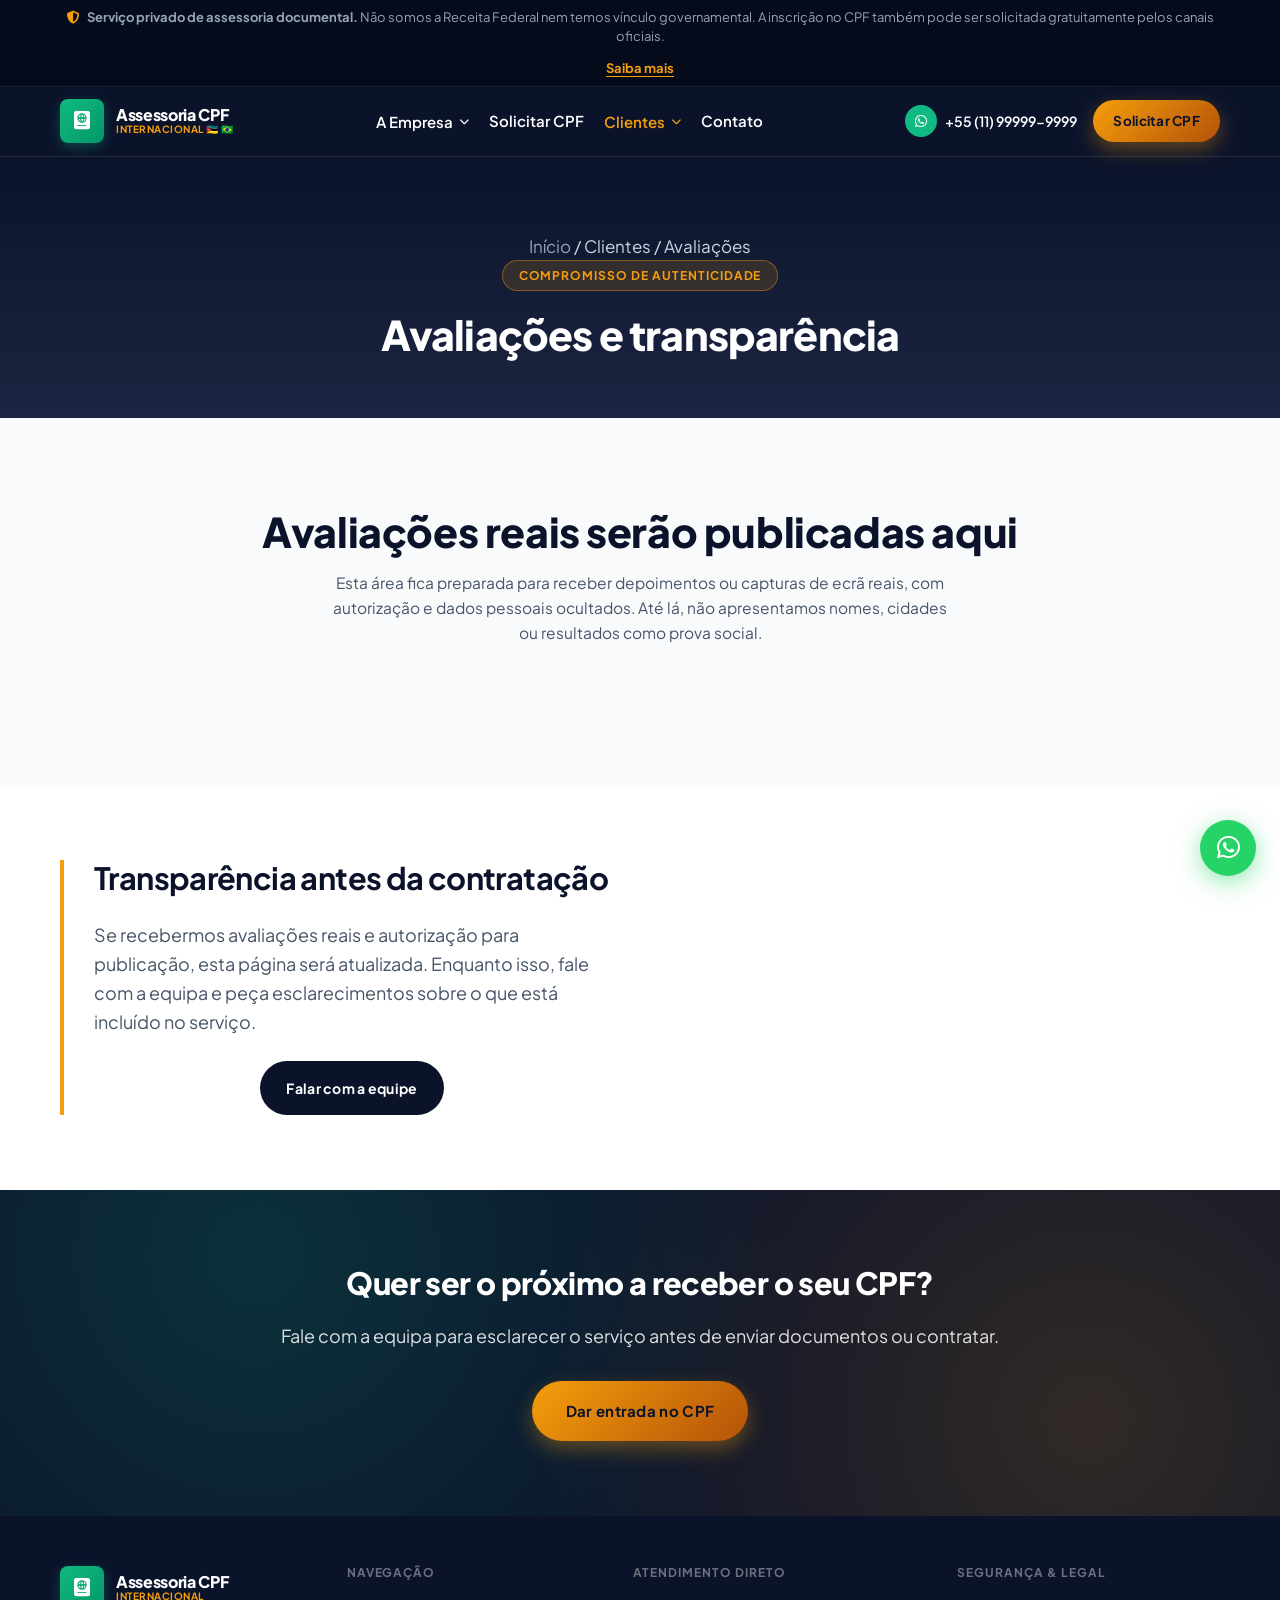
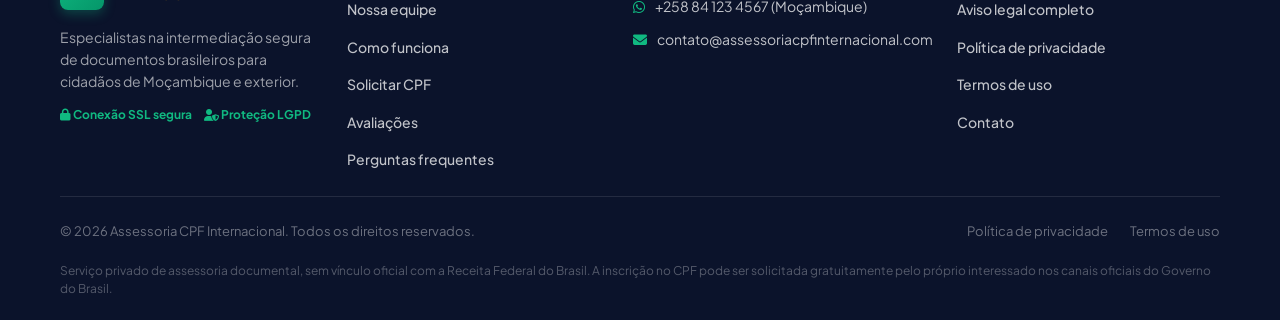
<file: avaliacoes.html>
<!DOCTYPE html>
<html lang="pt-PT">
<head>
    <meta charset="UTF-8">
    <meta name="viewport" content="width=device-width, initial-scale=1.0">
    <title>Avaliações | Assessoria CPF Internacional</title>
    <meta name="description" content="Depoimentos reais de clientes de Moçambique que obtiveram o CPF brasileiro através da Assessoria CPF Internacional, confirmados via WhatsApp.">
    <link rel="preconnect" href="https://fonts.googleapis.com">
    <link rel="preconnect" href="https://fonts.gstatic.com" crossorigin>
    <link href="https://fonts.googleapis.com/css2?family=Plus+Jakarta+Sans:wght@400;500;600;700;800&display=swap" rel="stylesheet">
    <link rel="stylesheet" href="css/style.css">
    <link rel="stylesheet" href="https://cdnjs.cloudflare.com/ajax/libs/font-awesome/6.4.0/css/all.min.css">
</head>
<body>

    <div class="legal-notice-bar">
        <div class="container legal-notice-content">
            <span><i class="fa-solid fa-shield-halved"></i> <strong>Serviço privado de assessoria documental.</strong> Não somos a Receita Federal nem temos vínculo governamental. A inscrição no CPF também pode ser solicitada gratuitamente pelos canais oficiais.</span>
            <a href="aviso-legal.html" class="legal-link">Saiba mais</a>
        </div>
    </div>

    <header class="site-header" id="siteHeader">
        <div class="container header-inner">
            <a href="index.html" class="brand-logo">
                <div class="logo-icon"><i class="fa-solid fa-passport"></i></div>
                <div class="logo-text">
                    <span class="brand-title">Assessoria CPF</span>
                    <span class="brand-subtitle">INTERNACIONAL 🇲🇿 🇧🇷</span>
                </div>
            </a>

            <nav class="main-nav" id="mainNav" aria-label="Navegação principal">
                <div class="nav-item">
                    <button class="nav-link" type="button" aria-expanded="false">A Empresa <i class="fa-solid fa-chevron-down"></i></button>
                    <div class="nav-dropdown">
                        <a href="equipe.html">Nossa Equipe (4 membros)</a>
                        <a href="como-funciona.html">Como Funciona</a>
                        <a href="aviso-legal.html">Aviso Legal</a>
                    </div>
                </div>
                <a href="solicitar.html" class="nav-link">Solicitar CPF</a>

                <div class="nav-item">
                    <button class="nav-link is-active" type="button" aria-expanded="false">Clientes <i class="fa-solid fa-chevron-down"></i></button>
                    <div class="nav-dropdown">
                                                <a href="avaliacoes.html">Avaliações</a>
                        <a href="faq.html">Perguntas Frequentes</a>
                    </div>
                </div>
                <a href="contato.html" class="nav-link">Contato</a>
            </nav>

            <div class="header-actions">
                <a href="https://wa.me/5511999999999" target="_blank" rel="noopener" class="header-phone">
                    <span class="header-phone__icon"><i class="fa-brands fa-whatsapp"></i></span>
                    +55 (11) 99999-9999
                </a>
                <a href="solicitar.html" class="btn btn--gold btn--sm">Solicitar CPF</a>
                <button class="mobile-menu-toggle" id="mobileMenuBtn" aria-label="Abrir menu" aria-expanded="false" aria-controls="mainNav">
                    <i class="fa-solid fa-bars"></i>
                </button>
            </div>
        </div>
    </header>

    <main>

    <section class="page-hero">
        <div class="container">
            <p class="breadcrumb"><a href="index.html">Início</a> / Clientes / Avaliações</p>
            <span class="page-hero__label">Compromisso de autenticidade</span>
            <h1>Avaliações e transparência</h1>
        </div>
    </section>

    <section class="reviews-section" id="avaliacoes">
        <div class="container">
            <div class="section-header">
                <h2 class="section-title">Avaliações reais serão publicadas aqui</h2>
                <p class="section-desc">Esta área fica preparada para receber depoimentos ou capturas de ecrã reais, com autorização e dados pessoais ocultados. Até lá, não apresentamos nomes, cidades ou resultados como prova social.</p>
            </div>
        </div>
    </section>

    <section class="section section--white reveal">
        <div class="container media-grid">
            <div class="media-grid__text media-grid__text--accent">
                <h2 class="block-title">Transparência antes da contratação</h2>
                <p class="block-text">Se recebermos avaliações reais e autorização para publicação, esta página será atualizada. Enquanto isso, fale com a equipa e peça esclarecimentos sobre o que está incluído no serviço.</p>
                <a href="contato.html" class="btn btn--navy">Falar com a equipe</a>
            </div>
        </div>
    </section>

    <section class="cta-banner reveal">
        <div class="container cta-banner__inner">
            <h2>Quer ser o próximo a receber o seu CPF?</h2>
            <p>Fale com a equipa para esclarecer o serviço antes de enviar documentos ou contratar.</p>
            <a href="solicitar.html" class="btn btn--gold btn--lg">Dar entrada no CPF</a>
        </div>
    </section>

    </main>

    <footer class="site-footer">
        <div class="container">
            <div class="footer-grid">
                <div class="footer-col">
                    <a href="index.html" class="brand-logo footer-logo">
                        <div class="logo-icon"><i class="fa-solid fa-passport"></i></div>
                        <div class="logo-text">
                            <span class="brand-title">Assessoria CPF</span>
                            <span class="brand-subtitle">INTERNACIONAL</span>
                        </div>
                    </a>
                    <p class="footer-desc">Especialistas na intermediação segura de documentos brasileiros para cidadãos de Moçambique e exterior.</p>
                    <div class="footer-badges">
                        <span><i class="fa-solid fa-lock"></i> Conexão SSL segura</span>
                        <span><i class="fa-solid fa-user-shield"></i> Proteção LGPD</span>
                    </div>
                </div>

                <div class="footer-col">
                    <h4>Navegação</h4>
                    <ul class="footer-links">
                        <li><a href="equipe.html">Nossa equipe</a></li>
                        <li><a href="como-funciona.html">Como funciona</a></li>
                        <li><a href="solicitar.html">Solicitar CPF</a></li>
                        <li>                        <a href="avaliacoes.html">Avaliações</a></li>
                        <li><a href="faq.html">Perguntas frequentes</a></li>
                    </ul>
                </div>

                <div class="footer-col">
                    <h4>Atendimento direto</h4>
                    <ul class="footer-contact">
                        <li><i class="fa-brands fa-whatsapp"></i> <a href="https://wa.me/258841234567" target="_blank" rel="noopener">+258 84 123 4567 (Moçambique)</a></li>
                        <li><i class="fa-solid fa-envelope"></i> <a href="mailto:contato@assessoriacpfinternacional.com">contato@assessoriacpfinternacional.com</a></li>
                    </ul>
                </div>

                <div class="footer-col">
                    <h4>Segurança &amp; legal</h4>
                    <ul class="footer-links">
                        <li><a href="aviso-legal.html">Aviso legal completo</a></li>
                        <li><a href="aviso-legal.html#privacidade">Política de privacidade</a></li>
                        <li><a href="aviso-legal.html#termos">Termos de uso</a></li>
                        <li><a href="contato.html">Contato</a></li>
                    </ul>
                </div>
            </div>

            <div class="footer-bottom">
                <div class="flex-between">
                    <p>&copy; 2026 Assessoria CPF Internacional. Todos os direitos reservados.</p>
                    <div class="footer-legal-links">
                        <a href="aviso-legal.html#privacidade">Política de privacidade</a>
                        <a href="aviso-legal.html#termos">Termos de uso</a>
                    </div>
                </div>
                <p class="footer-disclaimer">
                    Serviço privado de assessoria documental, sem vínculo oficial com a Receita Federal do Brasil. A inscrição no CPF pode ser solicitada gratuitamente pelo próprio interessado nos canais oficiais do Governo do Brasil.
                </p>
            </div>
        </div>
    </footer>

    <a href="https://wa.me/5511999999999" target="_blank" rel="noopener" class="floating-whatsapp" aria-label="Falar no WhatsApp">
        <i class="fa-brands fa-whatsapp"></i>
    </a>

    <script src="js/main.js"></script>
</body>
</html>
</file>
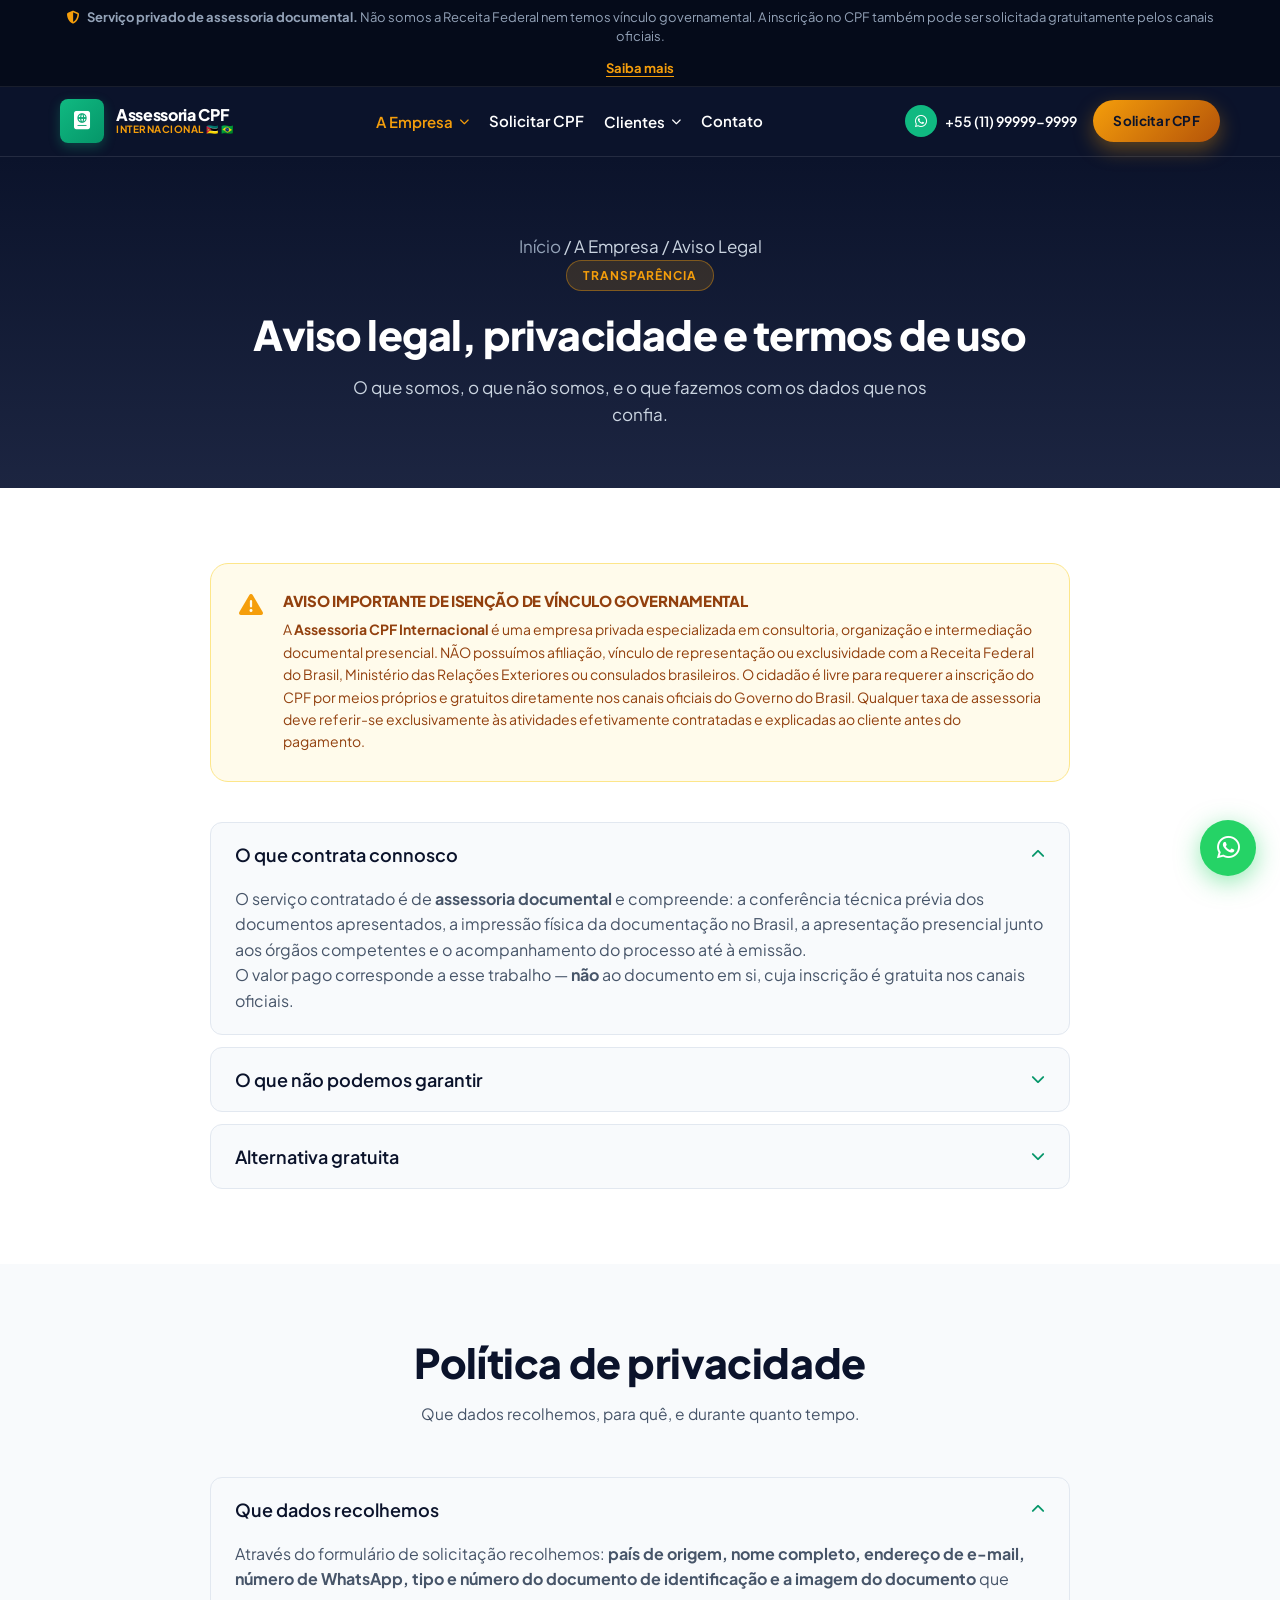
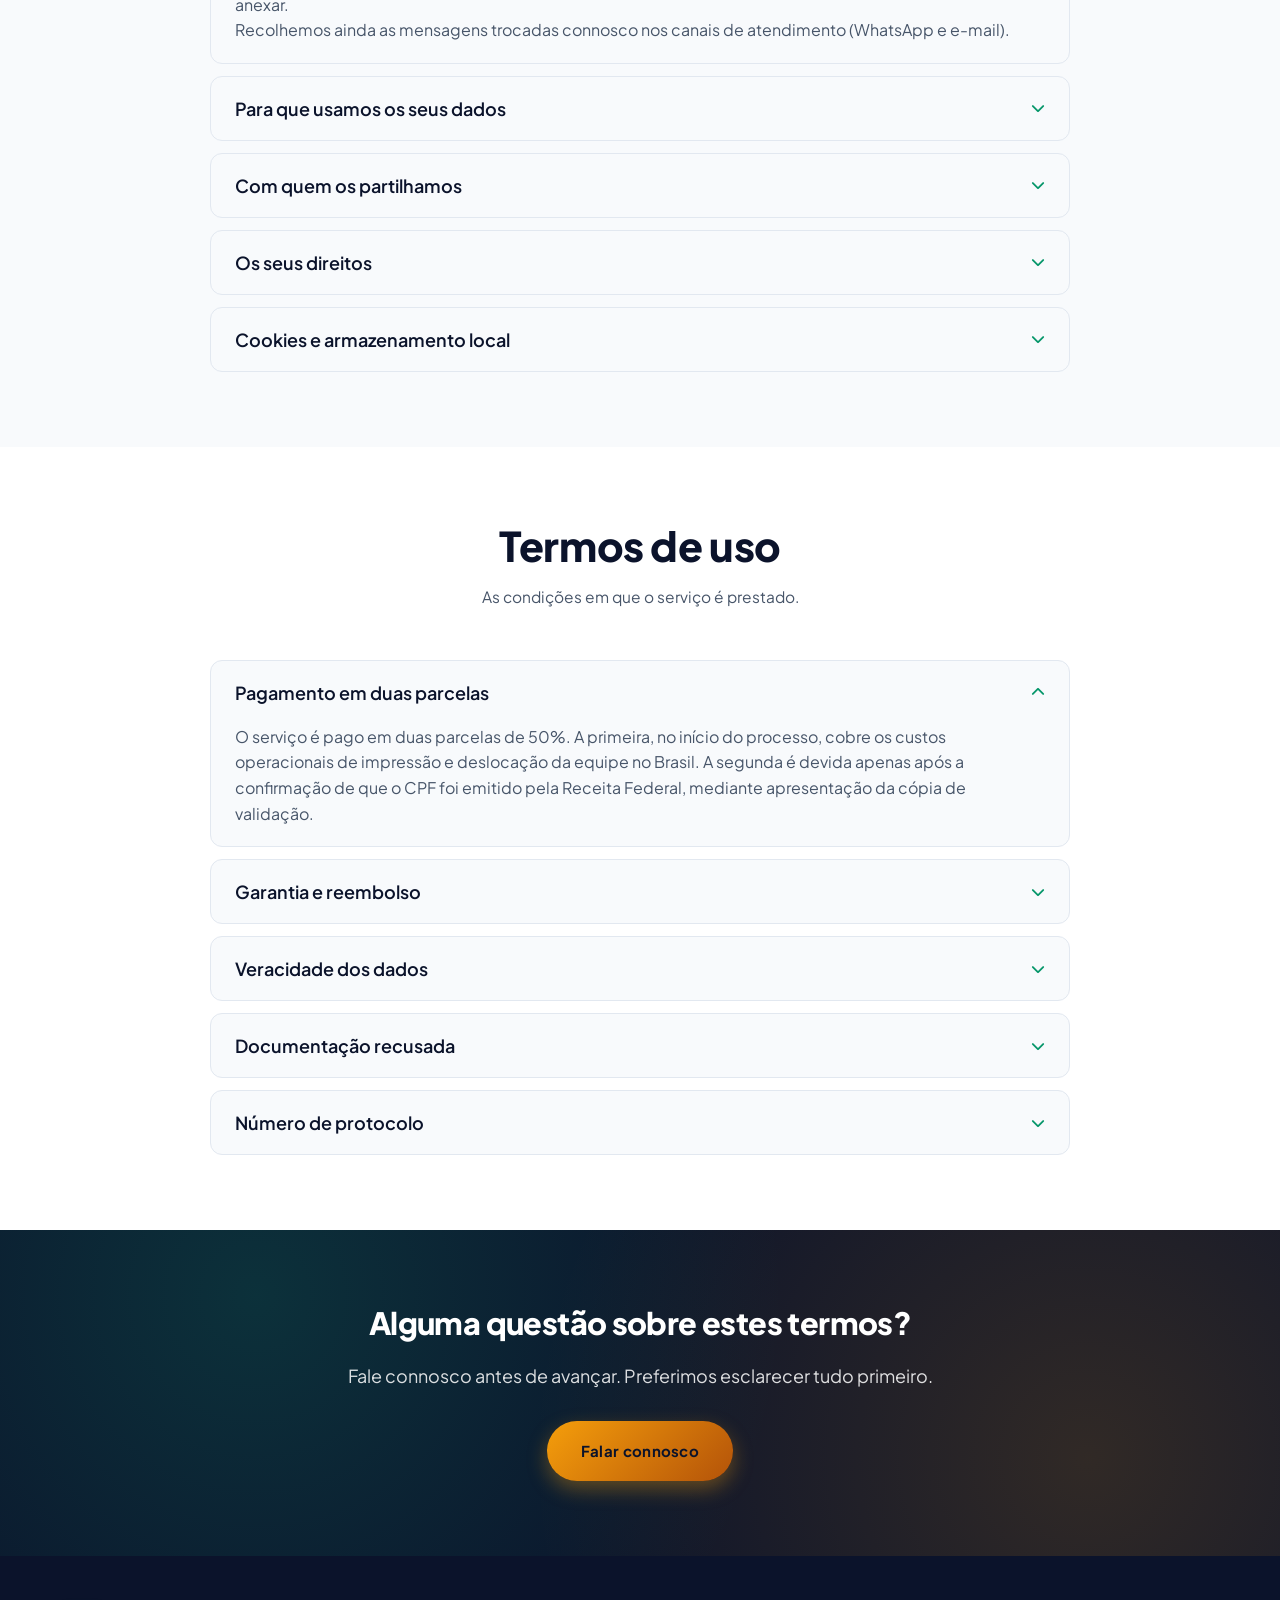
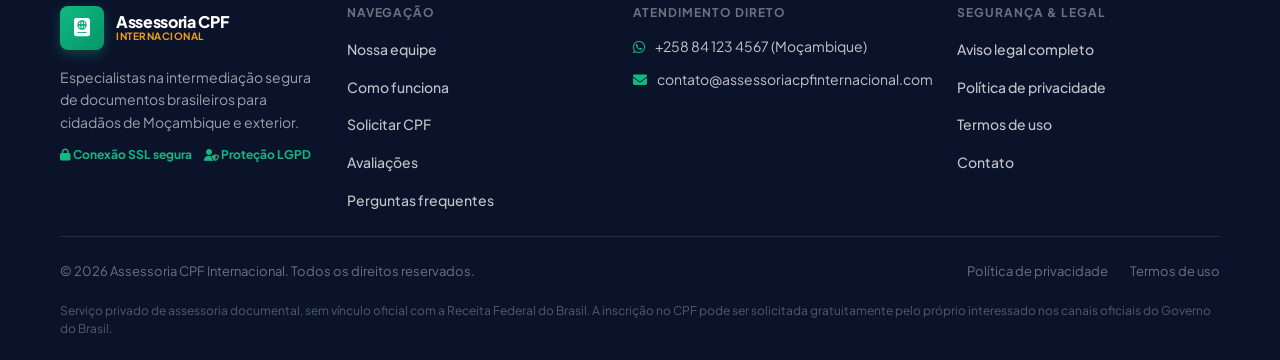
<file: aviso-legal.html>
<!DOCTYPE html>
<html lang="pt-PT">
<head>
    <meta charset="UTF-8">
    <meta name="viewport" content="width=device-width, initial-scale=1.0">
    <title>Aviso Legal, Privacidade e Termos | Assessoria CPF Internacional</title>
    <meta name="description" content="Aviso de isenção de vínculo governamental, política de privacidade e termos de uso da Assessoria CPF Internacional.">
    <link rel="preconnect" href="https://fonts.googleapis.com">
    <link rel="preconnect" href="https://fonts.gstatic.com" crossorigin>
    <link href="https://fonts.googleapis.com/css2?family=Plus+Jakarta+Sans:wght@400;500;600;700;800&display=swap" rel="stylesheet">
    <link rel="stylesheet" href="css/style.css">
    <link rel="stylesheet" href="https://cdnjs.cloudflare.com/ajax/libs/font-awesome/6.4.0/css/all.min.css">
</head>
<body>

    <div class="legal-notice-bar">
        <div class="container legal-notice-content">
            <span><i class="fa-solid fa-shield-halved"></i> <strong>Serviço privado de assessoria documental.</strong> Não somos a Receita Federal nem temos vínculo governamental. A inscrição no CPF também pode ser solicitada gratuitamente pelos canais oficiais.</span>
            <a href="#aviso" class="legal-link">Saiba mais</a>
        </div>
    </div>

    <header class="site-header" id="siteHeader">
        <div class="container header-inner">
            <a href="index.html" class="brand-logo">
                <div class="logo-icon"><i class="fa-solid fa-passport"></i></div>
                <div class="logo-text">
                    <span class="brand-title">Assessoria CPF</span>
                    <span class="brand-subtitle">INTERNACIONAL 🇲🇿 🇧🇷</span>
                </div>
            </a>

            <nav class="main-nav" id="mainNav" aria-label="Navegação principal">
                <div class="nav-item">
                    <button class="nav-link is-active" type="button" aria-expanded="false">A Empresa <i class="fa-solid fa-chevron-down"></i></button>
                    <div class="nav-dropdown">
                        <a href="equipe.html">Nossa Equipe (4 membros)</a>
                        <a href="como-funciona.html">Como Funciona</a>
                        <a href="aviso-legal.html">Aviso Legal</a>
                    </div>
                </div>
                <a href="solicitar.html" class="nav-link">Solicitar CPF</a>

                <div class="nav-item">
                    <button class="nav-link" type="button" aria-expanded="false">Clientes <i class="fa-solid fa-chevron-down"></i></button>
                    <div class="nav-dropdown">
                                                <a href="avaliacoes.html">Avaliações</a>
                        <a href="faq.html">Perguntas Frequentes</a>
                    </div>
                </div>
                <a href="contato.html" class="nav-link">Contato</a>
            </nav>

            <div class="header-actions">
                <a href="https://wa.me/5511999999999" target="_blank" rel="noopener" class="header-phone">
                    <span class="header-phone__icon"><i class="fa-brands fa-whatsapp"></i></span>
                    +55 (11) 99999-9999
                </a>
                <a href="solicitar.html" class="btn btn--gold btn--sm">Solicitar CPF</a>
                <button class="mobile-menu-toggle" id="mobileMenuBtn" aria-label="Abrir menu" aria-expanded="false" aria-controls="mainNav">
                    <i class="fa-solid fa-bars"></i>
                </button>
            </div>
        </div>
    </header>

    <main>

    <section class="page-hero">
        <div class="container">
            <p class="breadcrumb"><a href="index.html">Início</a> / A Empresa / Aviso Legal</p>
            <span class="page-hero__label">Transparência</span>
            <h1>Aviso legal, privacidade e termos de uso</h1>
            <p>O que somos, o que não somos, e o que fazemos com os dados que nos confia.</p>
        </div>
    </section>

    <!-- AVISO DE ISENÇÃO -->
    <section class="section section--white" id="aviso">
        <div class="container--narrow">
            <div class="disclaimer-card" style="margin-bottom:4rem;">
                <i class="fa-solid fa-triangle-exclamation disclaimer-icon"></i>
                <div>
                    <h4>AVISO IMPORTANTE DE ISENÇÃO DE VÍNCULO GOVERNAMENTAL</h4>
                    <p>
                        A <strong>Assessoria CPF Internacional</strong> é uma empresa privada especializada em consultoria, organização e intermediação documental presencial. NÃO possuímos afiliação, vínculo de representação ou exclusividade com a Receita Federal do Brasil, Ministério das Relações Exteriores ou consulados brasileiros. O cidadão é livre para requerer a inscrição do CPF por meios próprios e gratuitos diretamente nos canais oficiais do Governo do Brasil. Qualquer taxa de assessoria deve referir-se exclusivamente às atividades efetivamente contratadas e explicadas ao cliente antes do pagamento.
                    </p>
                </div>
            </div>

            <div class="faq-accordion">
                <div class="faq-item open">
                    <button class="faq-question">
                        <span>O que contrata connosco</span>
                        <i class="fa-solid fa-chevron-down"></i>
                    </button>
                    <div class="faq-answer">
                        <p>O serviço contratado é de <strong>assessoria documental</strong> e compreende: a conferência técnica prévia dos documentos apresentados, a impressão física da documentação no Brasil, a apresentação presencial junto aos órgãos competentes e o acompanhamento do processo até à emissão.</p>
                        <p>O valor pago corresponde a esse trabalho — <strong>não</strong> ao documento em si, cuja inscrição é gratuita nos canais oficiais.</p>
                    </div>
                </div>

                <div class="faq-item">
                    <button class="faq-question">
                        <span>O que não podemos garantir</span>
                        <i class="fa-solid fa-chevron-down"></i>
                    </button>
                    <div class="faq-answer">
                        <p>A decisão sobre a inscrição no CPF é exclusiva da Receita Federal do Brasil. Não temos, nem podemos ter, qualquer influência sobre o deferimento do pedido, sobre os critérios aplicados ou sobre os prazos praticados pelo órgão.</p>
                        <p>Qualquer prazo indicado deve ser tratado como <strong>estimativa</strong> e não constitui garantia contratual.</p>
                    </div>
                </div>

                <div class="faq-item">
                    <button class="faq-question">
                        <span>Alternativa gratuita</span>
                        <i class="fa-solid fa-chevron-down"></i>
                    </button>
                    <div class="faq-answer">
                        <p>A inscrição no CPF pode ser solicitada gratuitamente pelo próprio interessado, diretamente nos canais oficiais do Governo do Brasil, incluindo o portal da Receita Federal e a rede consular brasileira. Recomendamos que conheça essa via antes de contratar qualquer serviço de assessoria — o nosso ou outro.</p>
                    </div>
                </div>
            </div>
        </div>
    </section>

    <!-- PRIVACIDADE -->
    <section class="section section--light" id="privacidade">
        <div class="container--narrow">
            <div class="section-header">
                <h2 class="section-title">Política de privacidade</h2>
                <p class="section-desc">Que dados recolhemos, para quê, e durante quanto tempo.</p>
            </div>

            <div class="faq-accordion">
                <div class="faq-item open">
                    <button class="faq-question">
                        <span>Que dados recolhemos</span>
                        <i class="fa-solid fa-chevron-down"></i>
                    </button>
                    <div class="faq-answer">
                        <p>Através do formulário de solicitação recolhemos: <strong>país de origem, nome completo, endereço de e-mail, número de WhatsApp, tipo e número do documento de identificação e a imagem do documento</strong> que anexar.</p>
                        <p>Recolhemos ainda as mensagens trocadas connosco nos canais de atendimento (WhatsApp e e-mail).</p>
                    </div>
                </div>

                <div class="faq-item">
                    <button class="faq-question">
                        <span>Para que usamos os seus dados</span>
                        <i class="fa-solid fa-chevron-down"></i>
                    </button>
                    <div class="faq-answer">
                        <p>Exclusivamente para executar o serviço contratado: conferência da documentação, impressão, apresentação presencial do pedido junto aos órgãos competentes no Brasil e comunicação consigo sobre o estado do processo.</p>
                        <p>Não vendemos, alugamos nem cedemos os seus dados a terceiros para fins comerciais ou publicitários.</p>
                    </div>
                </div>

                <div class="faq-item">
                    <button class="faq-question">
                        <span>Com quem os partilhamos</span>
                        <i class="fa-solid fa-chevron-down"></i>
                    </button>
                    <div class="faq-answer">
                        <p>A documentação é partilhada apenas com os membros da equipe envolvidos no seu processo e apresentada aos órgãos competentes no Brasil, na medida estritamente necessária à instrução do pedido.</p>
                    </div>
                </div>

                <div class="faq-item">
                    <button class="faq-question">
                        <span>Os seus direitos</span>
                        <i class="fa-solid fa-chevron-down"></i>
                    </button>
                    <div class="faq-answer">
                        <p>Pode, a qualquer momento, solicitar o acesso, a correção ou a eliminação dos seus dados pessoais, bem como retirar o consentimento para o tratamento. Basta escrever para <a href="mailto:contato@assessoriacpfinternacional.com">contato@assessoriacpfinternacional.com</a> indicando o nome que consta no documento enviado.</p>
                        <p>A eliminação dos dados durante um processo em curso implica a impossibilidade de o concluir.</p>
                    </div>
                </div>

                <div class="faq-item">
                    <button class="faq-question">
                        <span>Cookies e armazenamento local</span>
                        <i class="fa-solid fa-chevron-down"></i>
                    </button>
                    <div class="faq-answer">
                        <p>Este site utiliza o <strong>armazenamento local do seu navegador</strong> (<em>localStorage</em>) para suportar a consulta de estado na página de rastreio. Essa informação fica no seu dispositivo e pode ser apagada a qualquer momento limpando os dados do navegador. Não usamos cookies de publicidade nem partilhamos esses dados com terceiros.</p>
                    </div>
                </div>
            </div>
        </div>
    </section>

    <!-- TERMOS -->
    <section class="section section--white" id="termos">
        <div class="container--narrow">
            <div class="section-header">
                <h2 class="section-title">Termos de uso</h2>
                <p class="section-desc">As condições em que o serviço é prestado.</p>
            </div>

            <div class="faq-accordion">
                <div class="faq-item open">
                    <button class="faq-question">
                        <span>Pagamento em duas parcelas</span>
                        <i class="fa-solid fa-chevron-down"></i>
                    </button>
                    <div class="faq-answer">
                        <p>O serviço é pago em duas parcelas de 50%. A primeira, no início do processo, cobre os custos operacionais de impressão e deslocação da equipe no Brasil. A segunda é devida apenas após a confirmação de que o CPF foi emitido pela Receita Federal, mediante apresentação da cópia de validação.</p>
                    </div>
                </div>

                <div class="faq-item">
                    <button class="faq-question">
                        <span>Garantia e reembolso</span>
                        <i class="fa-solid fa-chevron-down"></i>
                    </button>
                    <div class="faq-answer">
                        <p>Qualquer garantia de reembolso só é válida se estiver descrita numa política escrita e confirmada pelo proprietário antes do pagamento. Na ausência de condições confirmadas, não deve ser apresentada como promessa automática.</p>
                    </div>
                </div>

                <div class="faq-item">
                    <button class="faq-question">
                        <span>Veracidade dos dados</span>
                        <i class="fa-solid fa-chevron-down"></i>
                    </button>
                    <div class="faq-answer">
                        <p>Ao submeter o formulário, o cliente declara que os dados e documentos fornecidos são verdadeiros e lhe pertencem. A apresentação de documentação falsa ou de terceiros sem autorização determina a cessação imediata do serviço, sem direito a devolução da parcela paga, e pode constituir crime.</p>
                    </div>
                </div>

                <div class="faq-item">
                    <button class="faq-question">
                        <span>Documentação recusada</span>
                        <i class="fa-solid fa-chevron-down"></i>
                    </button>
                    <div class="faq-answer">
                        <p>Se a imagem do passaporte ou do BI não cumprir os critérios formais, avisamos antes da impressão para que possa reenviar, <strong>sem custo adicional</strong>. Este passo é feito pela equipe local em Moçambique.</p>
                    </div>
                </div>

                <div class="faq-item">
                    <button class="faq-question">
                        <span>Número de protocolo</span>
                        <i class="fa-solid fa-chevron-down"></i>
                    </button>
                    <div class="faq-answer">
                        <p>Qualquer número de protocolo oficial é emitido pela autoridade competente, não pela Assessoria CPF Internacional. A equipa não deve apresentar identificadores internos como protocolo oficial.</p>
                        <p>O protocolo é pessoal e permite consultar o estado do processo. Guarde-o. Em caso de perda, pode recuperá-lo junto da equipe pelos canais indicados na página de <a href="contato.html">contato</a>.</p>
                    </div>
                </div>
            </div>
        </div>
    </section>

    <section class="cta-banner reveal">
        <div class="container cta-banner__inner">
            <h2>Alguma questão sobre estes termos?</h2>
            <p>Fale connosco antes de avançar. Preferimos esclarecer tudo primeiro.</p>
            <a href="contato.html" class="btn btn--gold btn--lg">Falar connosco</a>
        </div>
    </section>

    </main>

    <footer class="site-footer">
        <div class="container">
            <div class="footer-grid">
                <div class="footer-col">
                    <a href="index.html" class="brand-logo footer-logo">
                        <div class="logo-icon"><i class="fa-solid fa-passport"></i></div>
                        <div class="logo-text">
                            <span class="brand-title">Assessoria CPF</span>
                            <span class="brand-subtitle">INTERNACIONAL</span>
                        </div>
                    </a>
                    <p class="footer-desc">Especialistas na intermediação segura de documentos brasileiros para cidadãos de Moçambique e exterior.</p>
                    <div class="footer-badges">
                        <span><i class="fa-solid fa-lock"></i> Conexão SSL segura</span>
                        <span><i class="fa-solid fa-user-shield"></i> Proteção LGPD</span>
                    </div>
                </div>

                <div class="footer-col">
                    <h4>Navegação</h4>
                    <ul class="footer-links">
                        <li><a href="equipe.html">Nossa equipe</a></li>
                        <li><a href="como-funciona.html">Como funciona</a></li>
                        <li><a href="solicitar.html">Solicitar CPF</a></li>
                        <li>                        <a href="avaliacoes.html">Avaliações</a></li>
                        <li><a href="faq.html">Perguntas frequentes</a></li>
                    </ul>
                </div>

                <div class="footer-col">
                    <h4>Atendimento direto</h4>
                    <ul class="footer-contact">
                        <li><i class="fa-brands fa-whatsapp"></i> <a href="https://wa.me/258841234567" target="_blank" rel="noopener">+258 84 123 4567 (Moçambique)</a></li>
                        <li><i class="fa-solid fa-envelope"></i> <a href="mailto:contato@assessoriacpfinternacional.com">contato@assessoriacpfinternacional.com</a></li>
                    </ul>
                </div>

                <div class="footer-col">
                    <h4>Segurança &amp; legal</h4>
                    <ul class="footer-links">
                        <li><a href="aviso-legal.html">Aviso legal completo</a></li>
                        <li><a href="aviso-legal.html#privacidade">Política de privacidade</a></li>
                        <li><a href="aviso-legal.html#termos">Termos de uso</a></li>
                        <li><a href="contato.html">Contato</a></li>
                    </ul>
                </div>
            </div>

            <div class="footer-bottom">
                <div class="flex-between">
                    <p>&copy; 2026 Assessoria CPF Internacional. Todos os direitos reservados.</p>
                    <div class="footer-legal-links">
                        <a href="aviso-legal.html#privacidade">Política de privacidade</a>
                        <a href="aviso-legal.html#termos">Termos de uso</a>
                    </div>
                </div>
                <p class="footer-disclaimer">
                    Serviço privado de assessoria documental, sem vínculo oficial com a Receita Federal do Brasil. A inscrição no CPF pode ser solicitada gratuitamente pelo próprio interessado nos canais oficiais do Governo do Brasil.
                </p>
            </div>
        </div>
    </footer>

    <a href="https://wa.me/5511999999999" target="_blank" rel="noopener" class="floating-whatsapp" aria-label="Falar no WhatsApp">
        <i class="fa-brands fa-whatsapp"></i>
    </a>

    <script src="js/main.js"></script>
</body>
</html>
</file>
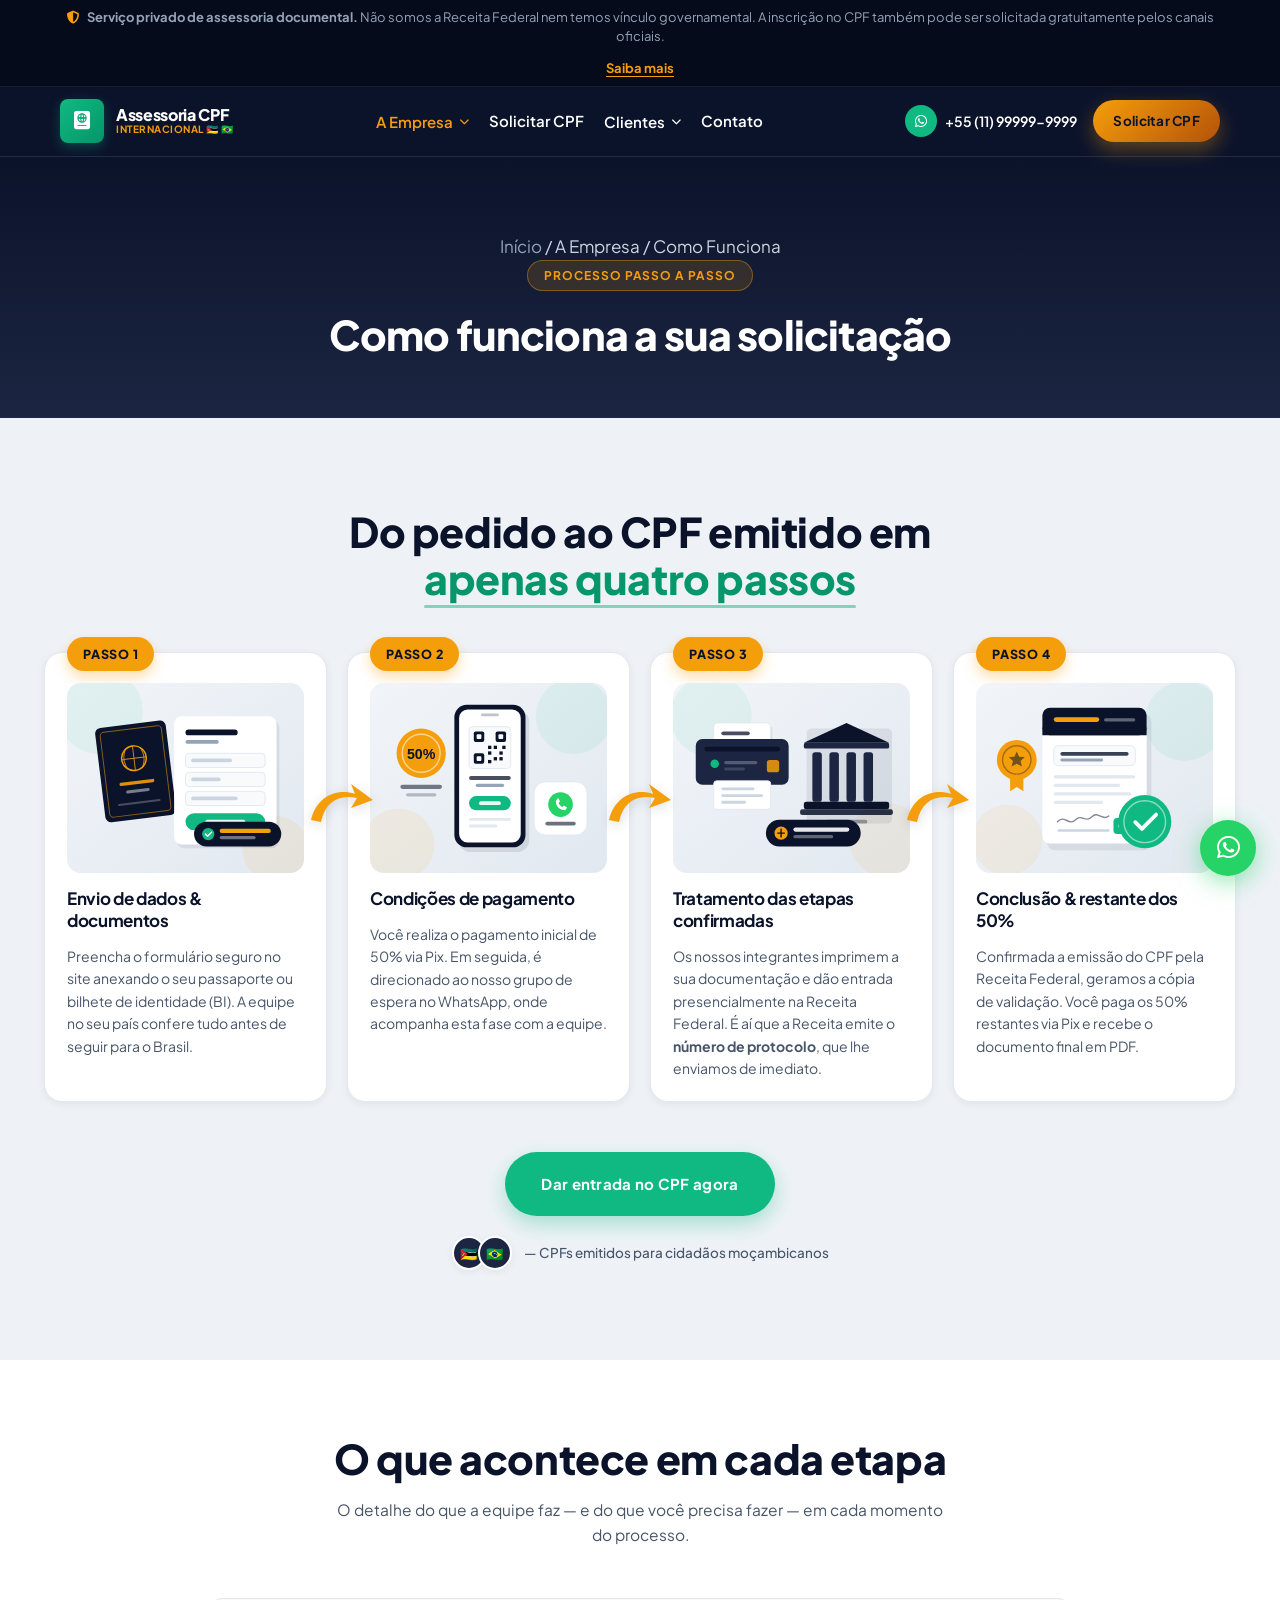
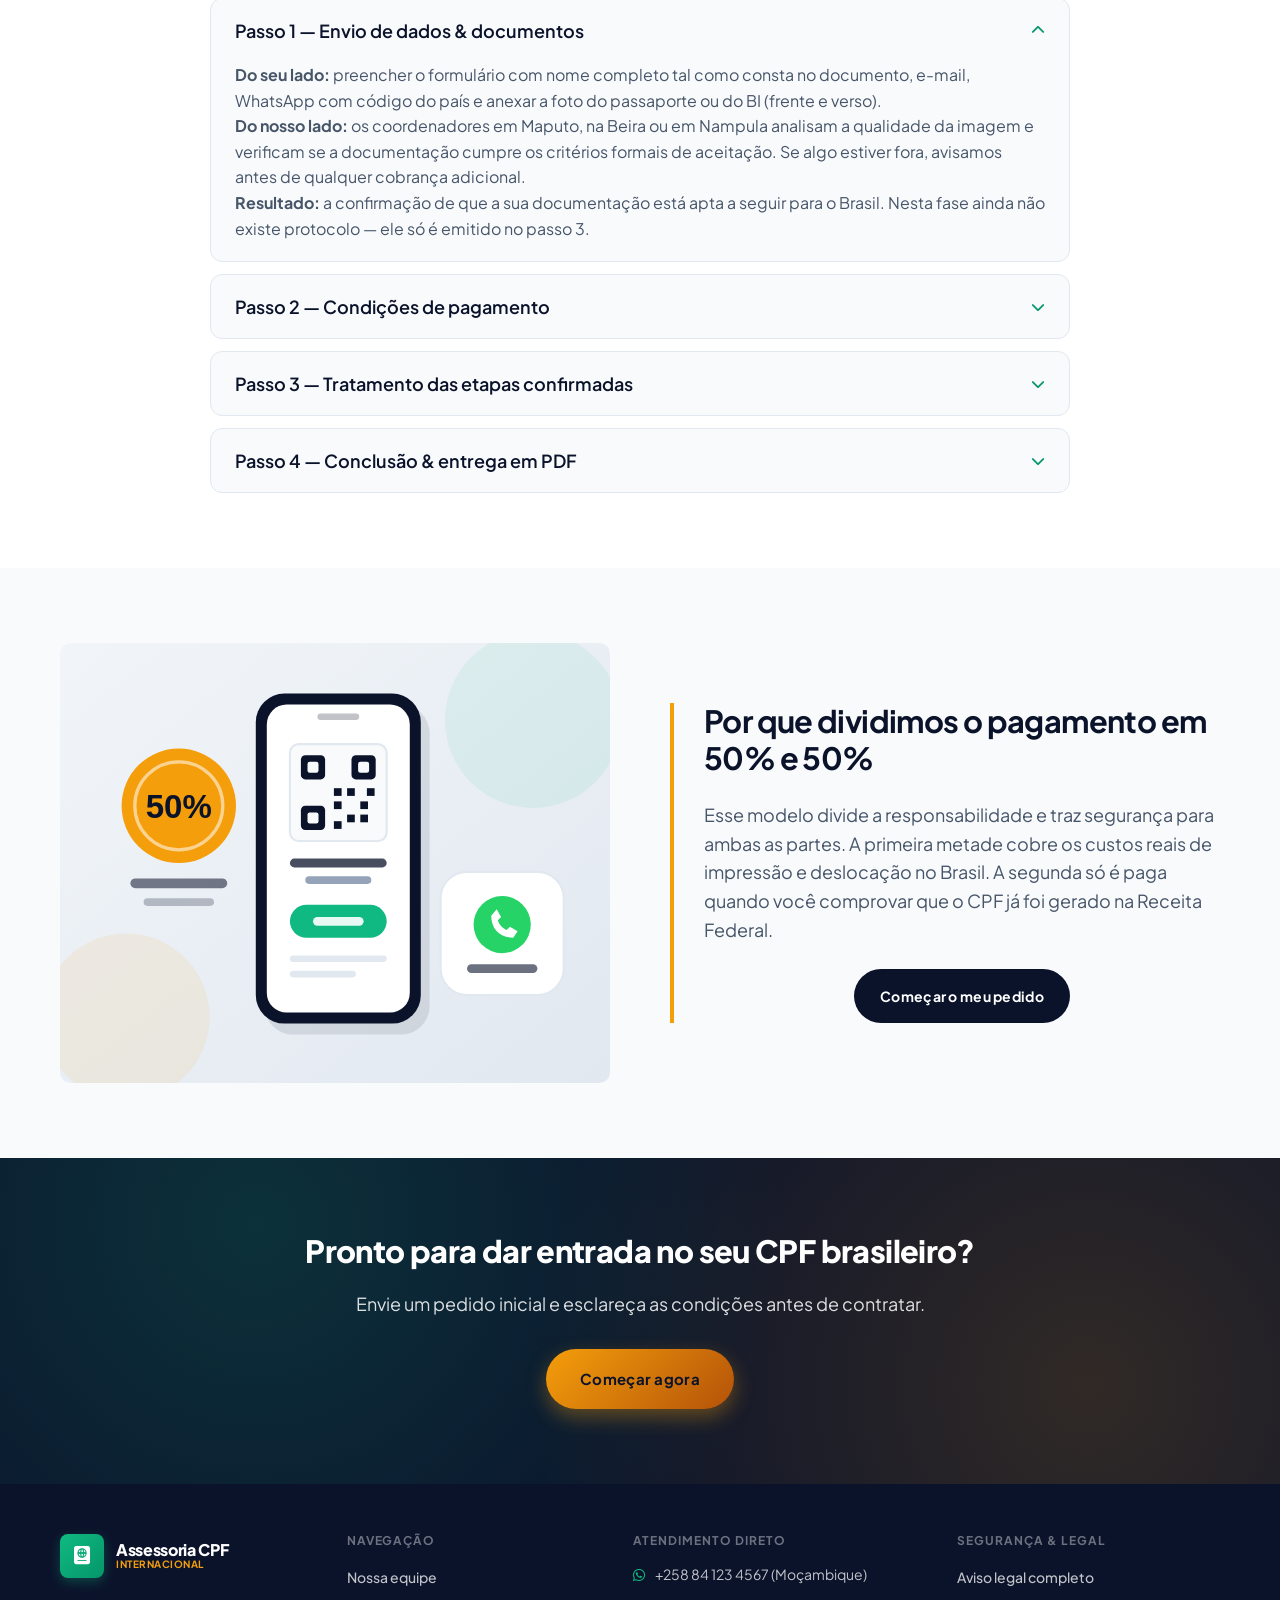
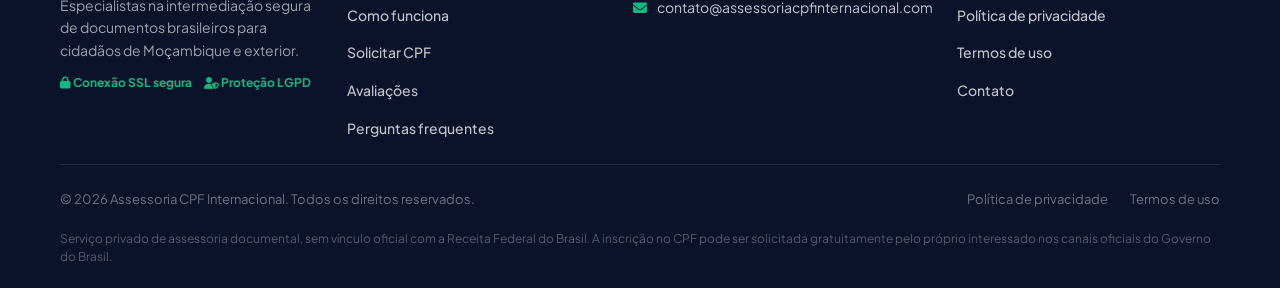
<file: como-funciona.html>
<!DOCTYPE html>
<html lang="pt-PT">
<head>
    <meta charset="UTF-8">
    <meta name="viewport" content="width=device-width, initial-scale=1.0">
    <title>Como Funciona | Assessoria CPF Internacional</title>
    <meta name="description" content="Conheça as etapas de primeiro contacto, conferência e acompanhamento do serviço privado de assessoria documental.">
    <link rel="preconnect" href="https://fonts.googleapis.com">
    <link rel="preconnect" href="https://fonts.gstatic.com" crossorigin>
    <link href="https://fonts.googleapis.com/css2?family=Plus+Jakarta+Sans:wght@400;500;600;700;800&display=swap" rel="stylesheet">
    <link rel="stylesheet" href="css/style.css">
    <link rel="stylesheet" href="https://cdnjs.cloudflare.com/ajax/libs/font-awesome/6.4.0/css/all.min.css">
</head>
<body>

    <div class="legal-notice-bar">
        <div class="container legal-notice-content">
            <span><i class="fa-solid fa-shield-halved"></i> <strong>Serviço privado de assessoria documental.</strong> Não somos a Receita Federal nem temos vínculo governamental. A inscrição no CPF também pode ser solicitada gratuitamente pelos canais oficiais.</span>
            <a href="aviso-legal.html" class="legal-link">Saiba mais</a>
        </div>
    </div>

    <header class="site-header" id="siteHeader">
        <div class="container header-inner">
            <a href="index.html" class="brand-logo">
                <div class="logo-icon"><i class="fa-solid fa-passport"></i></div>
                <div class="logo-text">
                    <span class="brand-title">Assessoria CPF</span>
                    <span class="brand-subtitle">INTERNACIONAL 🇲🇿 🇧🇷</span>
                </div>
            </a>

            <nav class="main-nav" id="mainNav" aria-label="Navegação principal">
                <div class="nav-item">
                    <button class="nav-link is-active" type="button" aria-expanded="false">A Empresa <i class="fa-solid fa-chevron-down"></i></button>
                    <div class="nav-dropdown">
                        <a href="equipe.html">Nossa Equipe (4 membros)</a>
                        <a href="como-funciona.html">Como Funciona</a>
                        <a href="aviso-legal.html">Aviso Legal</a>
                    </div>
                </div>
                <a href="solicitar.html" class="nav-link">Solicitar CPF</a>

                <div class="nav-item">
                    <button class="nav-link" type="button" aria-expanded="false">Clientes <i class="fa-solid fa-chevron-down"></i></button>
                    <div class="nav-dropdown">
                                                <a href="avaliacoes.html">Avaliações</a>
                        <a href="faq.html">Perguntas Frequentes</a>
                    </div>
                </div>
                <a href="contato.html" class="nav-link">Contato</a>
            </nav>

            <div class="header-actions">
                <a href="https://wa.me/5511999999999" target="_blank" rel="noopener" class="header-phone">
                    <span class="header-phone__icon"><i class="fa-brands fa-whatsapp"></i></span>
                    +55 (11) 99999-9999
                </a>
                <a href="solicitar.html" class="btn btn--gold btn--sm">Solicitar CPF</a>
                <button class="mobile-menu-toggle" id="mobileMenuBtn" aria-label="Abrir menu" aria-expanded="false" aria-controls="mainNav">
                    <i class="fa-solid fa-bars"></i>
                </button>
            </div>
        </div>
    </header>

    <main>

    <section class="page-hero">
        <div class="container">
            <p class="breadcrumb"><a href="index.html">Início</a> / A Empresa / Como Funciona</p>
            <span class="page-hero__label">Processo passo a passo</span>
            <h1>Como funciona a sua solicitação</h1>
        </div>
    </section>

    <!-- OS 4 PASSOS -->
    <section class="steps-section reveal">
        <div class="container--wide">
            <h2 class="section-title">Do pedido ao CPF emitido em <span class="section-title__accent">apenas quatro passos</span></h2>

            <div class="steps-grid">
                <article class="step-card">
                    <div class="step-card__pill">PASSO 1</div>
                    <div class="step-card__media">
                        <img src="images/passos/passo-1.svg" alt="Envio de dados e documentos pelo formulário do site" loading="lazy">
                    </div>
                    <h3 class="step-card__title">Envio de dados &amp; documentos</h3>
                    <p class="step-card__desc">Preencha o formulário seguro no site anexando o seu passaporte ou bilhete de identidade (BI). A equipe no seu país confere tudo antes de seguir para o Brasil.</p>
                </article>

                <article class="step-card">
                    <div class="step-card__pill">PASSO 2</div>
                    <div class="step-card__media">
                        <img src="images/passos/passo-2.svg" alt="Condições de pagamento via Pix e entrada no grupo de espera no WhatsApp" loading="lazy">
                    </div>
                    <h3 class="step-card__title">Condições de pagamento</h3>
                    <p class="step-card__desc">Você realiza o pagamento inicial de 50% via Pix. Em seguida, é direcionado ao nosso grupo de espera no WhatsApp, onde acompanha esta fase com a equipe.</p>
                </article>

                <article class="step-card">
                    <div class="step-card__pill">PASSO 3</div>
                    <div class="step-card__media">
                        <img src="images/passos/passo-3.svg" alt="Tratamento das etapas confirmadas com os canais oficiais, quando aplicável" loading="lazy">
                    </div>
                    <h3 class="step-card__title">Tratamento das etapas confirmadas</h3>
                    <p class="step-card__desc">Os nossos integrantes imprimem a sua documentação e dão entrada presencialmente na Receita Federal. É aí que a Receita emite o <strong>número de protocolo</strong>, que lhe enviamos de imediato.</p>
                </article>

                <article class="step-card">
                    <div class="step-card__pill">PASSO 4</div>
                    <div class="step-card__media">
                        <img src="images/passos/passo-4.svg" alt="CPF emitido e entregue em PDF ao cliente" loading="lazy">
                    </div>
                    <h3 class="step-card__title">Conclusão &amp; restante dos 50%</h3>
                    <p class="step-card__desc">Confirmada a emissão do CPF pela Receita Federal, geramos a cópia de validação. Você paga os 50% restantes via Pix e recebe o documento final em PDF.</p>
                </article>

                <div class="step-arrow-pos" style="left: 25%;">
                    <svg class="step-arrow" width="70" height="46" viewBox="0 0 70 46" fill="none" aria-hidden="true">
                        <path d="M4 38 C 10 14, 30 6, 48 12 L 44 2 L 66 18 L 44 26 L 50 16 C 32 12, 18 20, 14 40 Z" fill="#F59E0B"/>
                    </svg>
                </div>
                <div class="step-arrow-pos" style="left: 50%;">
                    <svg class="step-arrow" width="70" height="46" viewBox="0 0 70 46" fill="none" aria-hidden="true">
                        <path d="M4 38 C 10 14, 30 6, 48 12 L 44 2 L 66 18 L 44 26 L 50 16 C 32 12, 18 20, 14 40 Z" fill="#F59E0B"/>
                    </svg>
                </div>
                <div class="step-arrow-pos" style="left: 75%;">
                    <svg class="step-arrow" width="70" height="46" viewBox="0 0 70 46" fill="none" aria-hidden="true">
                        <path d="M4 38 C 10 14, 30 6, 48 12 L 44 2 L 66 18 L 44 26 L 50 16 C 32 12, 18 20, 14 40 Z" fill="#F59E0B"/>
                    </svg>
                </div>
            </div>

            <div class="steps-cta">
                <a href="solicitar.html" class="btn btn--primary btn--lg">Dar entrada no CPF agora</a>

                <div class="steps-social">
                    <div class="steps-avatars">
                        <span class="steps-avatar">🇲🇿</span>
                        <span class="steps-avatar">🇧🇷</span>
                    </div>
                    <span class="steps-social-text">— CPFs emitidos para cidadãos moçambicanos</span>
                </div>
            </div>
        </div>
    </section>

    <!-- O QUE ACONTECE EM CADA ETAPA -->
    <section class="section section--white reveal">
        <div class="container--narrow">
            <div class="section-header">
                <h2 class="section-title">O que acontece em cada etapa</h2>
                <p class="section-desc">O detalhe do que a equipe faz — e do que você precisa fazer — em cada momento do processo.</p>
            </div>

            <div class="faq-accordion">
                <div class="faq-item open">
                    <button class="faq-question">
                        <span>Passo 1 — Envio de dados &amp; documentos</span>
                        <i class="fa-solid fa-chevron-down"></i>
                    </button>
                    <div class="faq-answer">
                        <p><strong>Do seu lado:</strong> preencher o formulário com nome completo tal como consta no documento, e-mail, WhatsApp com código do país e anexar a foto do passaporte ou do BI (frente e verso).</p>
                        <p><strong>Do nosso lado:</strong> os coordenadores em Maputo, na Beira ou em Nampula analisam a qualidade da imagem e verificam se a documentação cumpre os critérios formais de aceitação. Se algo estiver fora, avisamos antes de qualquer cobrança adicional.</p>
                        <p><strong>Resultado:</strong> a confirmação de que a sua documentação está apta a seguir para o Brasil. Nesta fase ainda não existe protocolo — ele só é emitido no passo 3.</p>
                    </div>
                </div>

                <div class="faq-item">
                    <button class="faq-question">
                        <span>Passo 2 — Condições de pagamento</span>
                        <i class="fa-solid fa-chevron-down"></i>
                    </button>
                    <div class="faq-answer">
                        <p><strong>Do seu lado:</strong> conversar com a equipa e confirmar por escrito o preço, as etapas, o canal de acompanhamento e as condições antes de qualquer pagamento.</p>
                        <p><strong>Do nosso lado:</strong> explicamos o que está incluído no serviço privado e iniciamos apenas as atividades previamente confirmadas.</p>
                    </div>
                </div>

                <div class="faq-item">
                    <button class="faq-question">
                        <span>Passo 3 — Tratamento das etapas confirmadas</span>
                        <i class="fa-solid fa-chevron-down"></i>
                    </button>
                    <div class="faq-answer">
                        <p><strong>Do nosso lado:</strong> Lucas Silveira (São Paulo e Brasília) reúne a documentação, imprime-a conforme as normas exigidas e comparece presencialmente à Receita Federal ou a postos credenciados para dar entrada no pedido. Mariana Rocha (Rio de Janeiro) acompanha a tramitação digital no sistema governamental.</p>
                        <p><strong>Resultado:</strong> ao receber a documentação, a <strong>Receita Federal emite o número de protocolo</strong>. Não somos nós que o geramos — é o número oficial do órgão, e enviamos-lho assim que sai.</p>
                        <p><strong>Do seu lado:</strong> nada. Não precisa de consultar nem de perguntar — somos nós que localizamos o protocolo e o comunicamos no grupo de espera.</p>
                    </div>
                </div>

                <div class="faq-item">
                    <button class="faq-question">
                        <span>Passo 4 — Conclusão &amp; entrega em PDF</span>
                        <i class="fa-solid fa-chevron-down"></i>
                    </button>
                    <div class="faq-answer">
                        <p><strong>Do nosso lado:</strong> confirmada a emissão do CPF pela Receita Federal, geramos a cópia de validação e enviamos para si.</p>
                        <p><strong>Do seu lado:</strong> pagar os 50% restantes via Pix, já com a confirmação de que o CPF foi gerado.</p>
                        <p><strong>Resultado:</strong> atualizações pelo canal combinado e, quando aplicável, a documentação correspondente. Qualquer prazo é estimado e pode variar conforme os procedimentos oficiais.</p>
                    </div>
                </div>
            </div>
        </div>
    </section>

    <!-- PAGAMENTO 50/50 -->
    <section class="section section--light reveal">
        <div class="container media-grid">
            <div class="media-grid__media">
                <img src="images/passos/passo-2.svg" alt="Pagamento dividido em duas metades via Pix" loading="lazy">
            </div>
            <div class="media-grid__text media-grid__text--accent">
                <h2 class="block-title">Por que dividimos o pagamento em 50% e 50%</h2>
                <p class="block-text">
                    Esse modelo divide a responsabilidade e traz segurança para ambas as partes. A primeira metade cobre os custos reais de impressão e deslocação no Brasil. A segunda só é paga quando você comprovar que o CPF já foi gerado na Receita Federal.
                </p>
                <a href="solicitar.html" class="btn btn--navy">Começar o meu pedido</a>
            </div>
        </div>
    </section>

    <section class="cta-banner reveal">
        <div class="container cta-banner__inner">
            <h2>Pronto para dar entrada no seu CPF brasileiro?</h2>
            <p>Envie um pedido inicial e esclareça as condições antes de contratar.</p>
            <a href="solicitar.html" class="btn btn--gold btn--lg">Começar agora</a>
        </div>
    </section>

    </main>

    <footer class="site-footer">
        <div class="container">
            <div class="footer-grid">
                <div class="footer-col">
                    <a href="index.html" class="brand-logo footer-logo">
                        <div class="logo-icon"><i class="fa-solid fa-passport"></i></div>
                        <div class="logo-text">
                            <span class="brand-title">Assessoria CPF</span>
                            <span class="brand-subtitle">INTERNACIONAL</span>
                        </div>
                    </a>
                    <p class="footer-desc">Especialistas na intermediação segura de documentos brasileiros para cidadãos de Moçambique e exterior.</p>
                    <div class="footer-badges">
                        <span><i class="fa-solid fa-lock"></i> Conexão SSL segura</span>
                        <span><i class="fa-solid fa-user-shield"></i> Proteção LGPD</span>
                    </div>
                </div>

                <div class="footer-col">
                    <h4>Navegação</h4>
                    <ul class="footer-links">
                        <li><a href="equipe.html">Nossa equipe</a></li>
                        <li><a href="como-funciona.html">Como funciona</a></li>
                        <li><a href="solicitar.html">Solicitar CPF</a></li>
                        <li>                        <a href="avaliacoes.html">Avaliações</a></li>
                        <li><a href="faq.html">Perguntas frequentes</a></li>
                    </ul>
                </div>

                <div class="footer-col">
                    <h4>Atendimento direto</h4>
                    <ul class="footer-contact">
                        <li><i class="fa-brands fa-whatsapp"></i> <a href="https://wa.me/258841234567" target="_blank" rel="noopener">+258 84 123 4567 (Moçambique)</a></li>
                        <li><i class="fa-solid fa-envelope"></i> <a href="mailto:contato@assessoriacpfinternacional.com">contato@assessoriacpfinternacional.com</a></li>
                    </ul>
                </div>

                <div class="footer-col">
                    <h4>Segurança &amp; legal</h4>
                    <ul class="footer-links">
                        <li><a href="aviso-legal.html">Aviso legal completo</a></li>
                        <li><a href="aviso-legal.html#privacidade">Política de privacidade</a></li>
                        <li><a href="aviso-legal.html#termos">Termos de uso</a></li>
                        <li><a href="contato.html">Contato</a></li>
                    </ul>
                </div>
            </div>

            <div class="footer-bottom">
                <div class="flex-between">
                    <p>&copy; 2026 Assessoria CPF Internacional. Todos os direitos reservados.</p>
                    <div class="footer-legal-links">
                        <a href="aviso-legal.html#privacidade">Política de privacidade</a>
                        <a href="aviso-legal.html#termos">Termos de uso</a>
                    </div>
                </div>
                <p class="footer-disclaimer">
                    Serviço privado de assessoria documental, sem vínculo oficial com a Receita Federal do Brasil. A inscrição no CPF pode ser solicitada gratuitamente pelo próprio interessado nos canais oficiais do Governo do Brasil.
                </p>
            </div>
        </div>
    </footer>

    <a href="https://wa.me/5511999999999" target="_blank" rel="noopener" class="floating-whatsapp" aria-label="Falar no WhatsApp">
        <i class="fa-brands fa-whatsapp"></i>
    </a>

    <script src="js/main.js"></script>
</body>
</html>
</file>
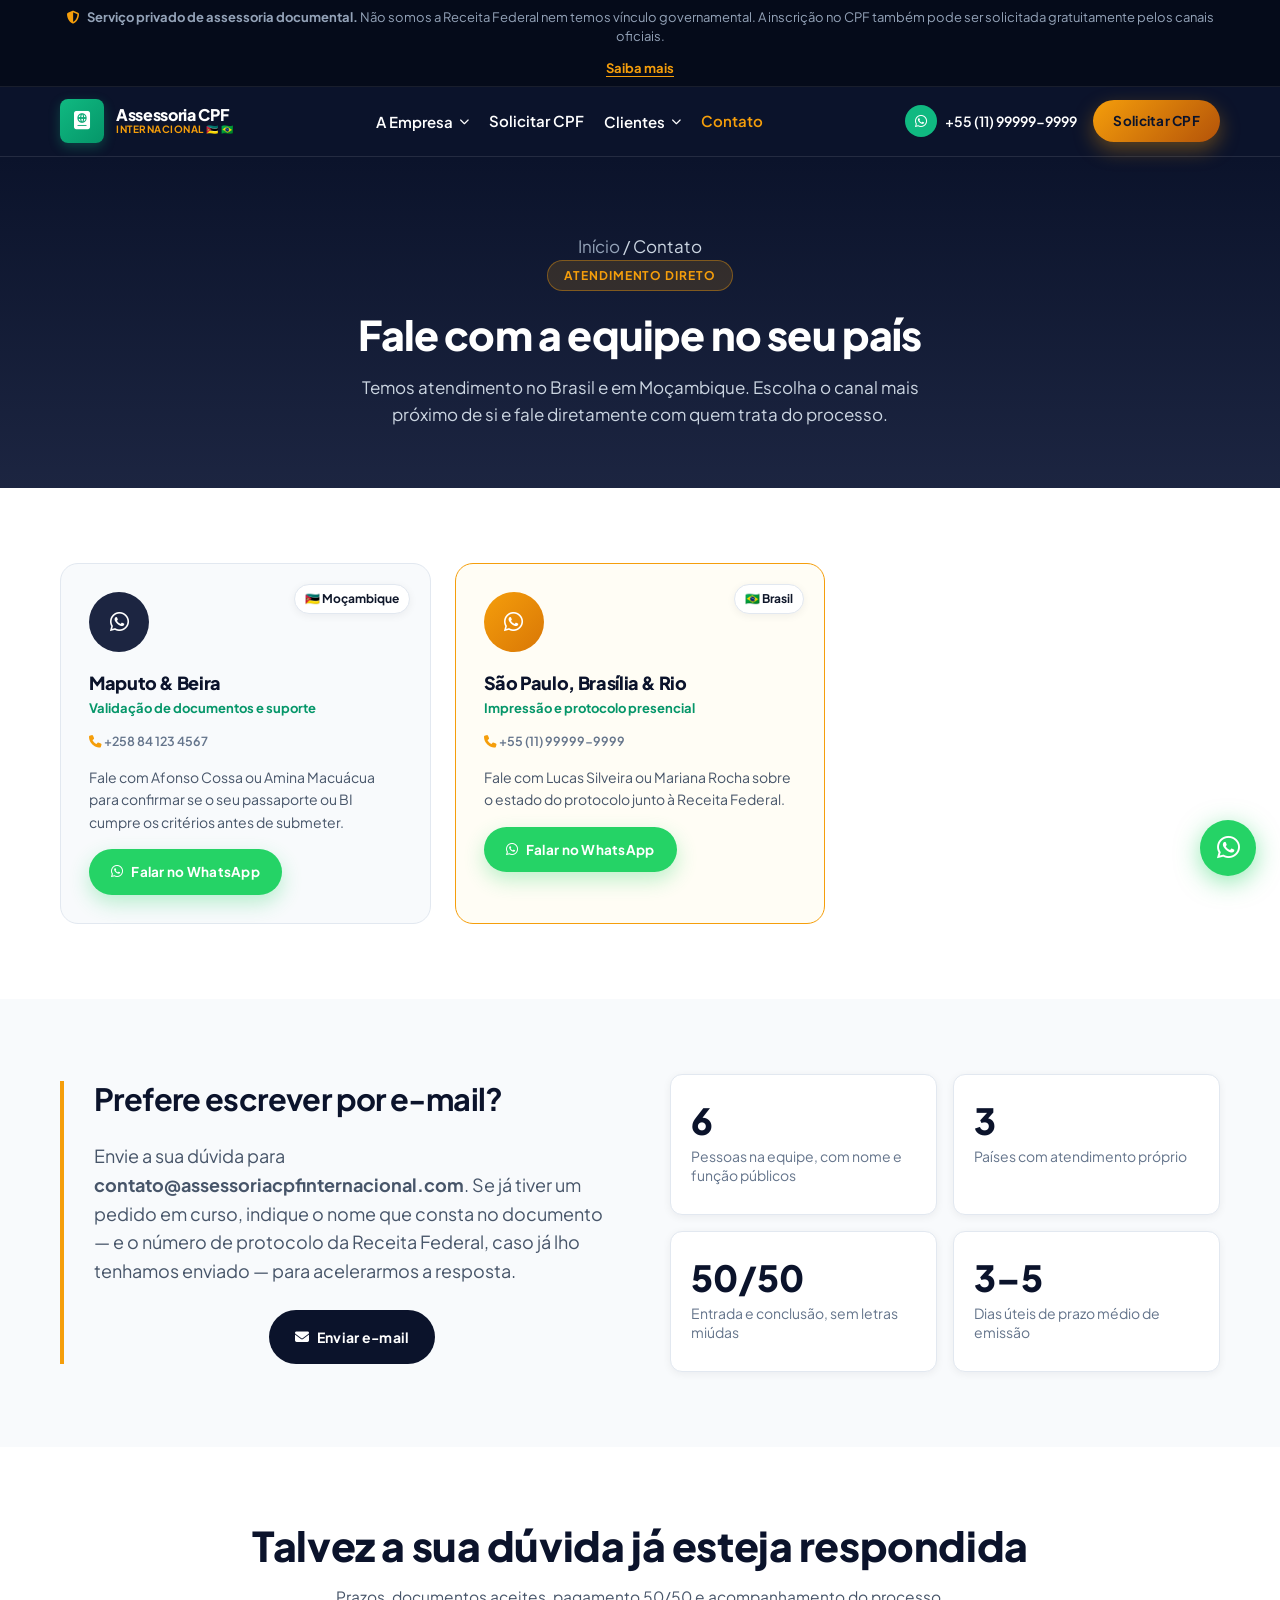
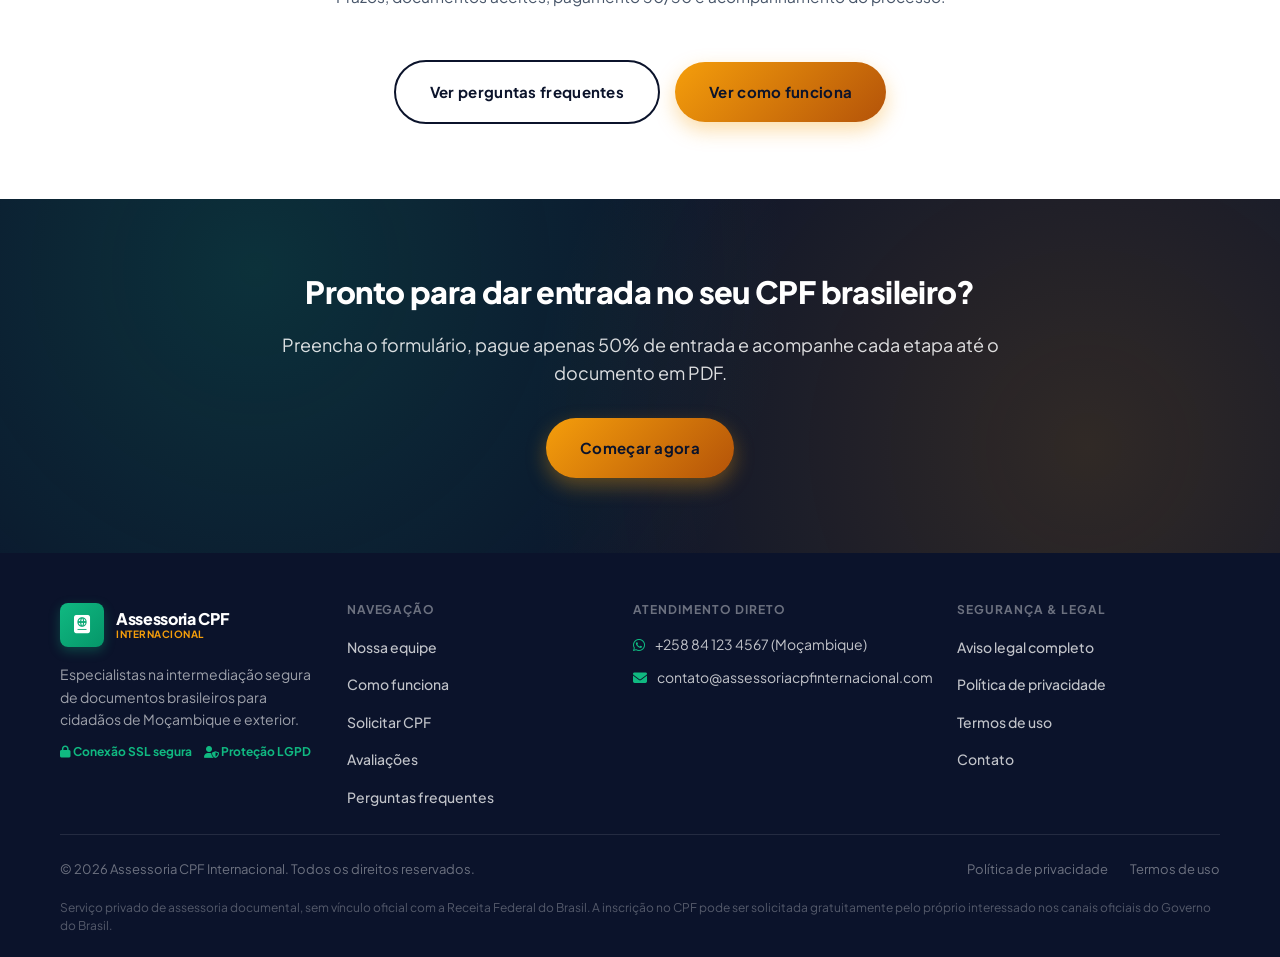
<file: contato.html>
<!DOCTYPE html>
<html lang="pt-PT">
<head>
    <meta charset="UTF-8">
    <meta name="viewport" content="width=device-width, initial-scale=1.0">
    <title>Contato | Assessoria CPF Internacional</title>
    <meta name="description" content="Fale com a Assessoria CPF Internacional no Brasil ou em Moçambique. Atendimento por WhatsApp e e-mail para dúvidas sobre a emissão do CPF brasileiro.">
    <link rel="preconnect" href="https://fonts.googleapis.com">
    <link rel="preconnect" href="https://fonts.gstatic.com" crossorigin>
    <link href="https://fonts.googleapis.com/css2?family=Plus+Jakarta+Sans:wght@400;500;600;700;800&display=swap" rel="stylesheet">
    <link rel="stylesheet" href="css/style.css">
    <link rel="stylesheet" href="https://cdnjs.cloudflare.com/ajax/libs/font-awesome/6.4.0/css/all.min.css">
</head>
<body>

    <div class="legal-notice-bar">
        <div class="container legal-notice-content">
            <span><i class="fa-solid fa-shield-halved"></i> <strong>Serviço privado de assessoria documental.</strong> Não somos a Receita Federal nem temos vínculo governamental. A inscrição no CPF também pode ser solicitada gratuitamente pelos canais oficiais.</span>
            <a href="aviso-legal.html" class="legal-link">Saiba mais</a>
        </div>
    </div>

    <header class="site-header" id="siteHeader">
        <div class="container header-inner">
            <a href="index.html" class="brand-logo">
                <div class="logo-icon"><i class="fa-solid fa-passport"></i></div>
                <div class="logo-text">
                    <span class="brand-title">Assessoria CPF</span>
                    <span class="brand-subtitle">INTERNACIONAL 🇲🇿 🇧🇷</span>
                </div>
            </a>

            <nav class="main-nav" id="mainNav" aria-label="Navegação principal">
                <div class="nav-item">
                    <button class="nav-link" type="button" aria-expanded="false">A Empresa <i class="fa-solid fa-chevron-down"></i></button>
                    <div class="nav-dropdown">
                        <a href="equipe.html">Nossa Equipe (4 membros)</a>
                        <a href="como-funciona.html">Como Funciona</a>
                        <a href="aviso-legal.html">Aviso Legal</a>
                    </div>
                </div>
                <a href="solicitar.html" class="nav-link">Solicitar CPF</a>

                <div class="nav-item">
                    <button class="nav-link" type="button" aria-expanded="false">Clientes <i class="fa-solid fa-chevron-down"></i></button>
                    <div class="nav-dropdown">
                                                <a href="avaliacoes.html">Avaliações</a>
                        <a href="faq.html">Perguntas Frequentes</a>
                    </div>
                </div>
                <a href="contato.html" class="nav-link is-active">Contato</a>
            </nav>

            <div class="header-actions">
                <a href="https://wa.me/5511999999999" target="_blank" rel="noopener" class="header-phone">
                    <span class="header-phone__icon"><i class="fa-brands fa-whatsapp"></i></span>
                    +55 (11) 99999-9999
                </a>
                <a href="solicitar.html" class="btn btn--gold btn--sm">Solicitar CPF</a>
                <button class="mobile-menu-toggle" id="mobileMenuBtn" aria-label="Abrir menu" aria-expanded="false" aria-controls="mainNav">
                    <i class="fa-solid fa-bars"></i>
                </button>
            </div>
        </div>
    </header>

    <main>

    <section class="page-hero">
        <div class="container">
            <p class="breadcrumb"><a href="index.html">Início</a> / Contato</p>
            <span class="page-hero__label">Atendimento direto</span>
            <h1>Fale com a equipe no seu país</h1>
            <p>Temos atendimento no Brasil e em Moçambique. Escolha o canal mais próximo de si e fale diretamente com quem trata do processo.</p>
        </div>
    </section>

    <section class="team-section reveal">
        <div class="container">
            <div class="team-grid">
                <div class="team-card">
                    <div class="country-flag-badge">🇲🇿 Moçambique</div>
                    <div class="member-avatar"><i class="fa-brands fa-whatsapp"></i></div>
                    <h3 class="member-name">Maputo &amp; Beira</h3>
                    <span class="member-role">Validação de documentos e suporte</span>
                    <p class="member-location"><i class="fa-solid fa-phone"></i> +258 84 123 4567</p>
                    <p class="member-desc">Fale com Afonso Cossa ou Amina Macuácua para confirmar se o seu passaporte ou BI cumpre os critérios antes de submeter.</p>
                    <p style="margin-top:1.6rem;">
                        <a href="https://wa.me/258841234567?text=Ol%C3%A1!%20Gostaria%20de%20informa%C3%A7%C3%B5es%20sobre%20a%20emiss%C3%A3o%20do%20CPF%20Brasileiro." target="_blank" rel="noopener" class="btn btn--whatsapp btn--sm">
                            <i class="fa-brands fa-whatsapp"></i> Falar no WhatsApp
                        </a>
                    </p>
                </div>

                <div class="team-card card-brazil">
                    <div class="country-flag-badge">🇧🇷 Brasil</div>
                    <div class="member-avatar"><i class="fa-brands fa-whatsapp"></i></div>
                    <h3 class="member-name">São Paulo, Brasília &amp; Rio</h3>
                    <span class="member-role">Impressão e protocolo presencial</span>
                    <p class="member-location"><i class="fa-solid fa-phone"></i> +55 (11) 99999-9999</p>
                    <p class="member-desc">Fale com Lucas Silveira ou Mariana Rocha sobre o estado do protocolo junto à Receita Federal.</p>
                    <p style="margin-top:1.6rem;">
                        <a href="https://wa.me/5511999999999?text=Ol%C3%A1!%20Gostaria%20de%20informa%C3%A7%C3%B5es%20sobre%20a%20emiss%C3%A3o%20do%20CPF%20Brasileiro." target="_blank" rel="noopener" class="btn btn--whatsapp btn--sm">
                            <i class="fa-brands fa-whatsapp"></i> Falar no WhatsApp
                        </a>
                    </p>
                </div>
            </div>
        </div>
    </section>

    <section class="section section--light reveal">
        <div class="container media-grid">
            <div class="media-grid__text media-grid__text--accent">
                <h2 class="block-title">Prefere escrever por e-mail?</h2>
                <p class="block-text">
                    Envie a sua dúvida para <strong>contato@assessoriacpfinternacional.com</strong>. Se já tiver um pedido em curso, indique o nome que consta no documento — e o número de protocolo da Receita Federal, caso já lho tenhamos enviado — para acelerarmos a resposta.
                </p>
                <a href="mailto:contato@assessoriacpfinternacional.com" class="btn btn--navy">
                    <i class="fa-solid fa-envelope"></i> Enviar e-mail
                </a>
            </div>

            <div class="stats-grid">
                <div class="stat-card">
                    <span class="stat-card__value">6</span>
                    <span class="stat-card__label">Pessoas na equipe, com nome e função públicos</span>
                </div>
                <div class="stat-card">
                    <span class="stat-card__value">3</span>
                    <span class="stat-card__label">Países com atendimento próprio</span>
                </div>
                <div class="stat-card">
                    <span class="stat-card__value">50/50</span>
                    <span class="stat-card__label">Entrada e conclusão, sem letras miúdas</span>
                </div>
                <div class="stat-card">
                    <span class="stat-card__value">3–5</span>
                    <span class="stat-card__label">Dias úteis de prazo médio de emissão</span>
                </div>
            </div>
        </div>
    </section>

    <section class="section section--white reveal">
        <div class="container--narrow">
            <div class="section-header">
                <h2 class="section-title">Talvez a sua dúvida já esteja respondida</h2>
                <p class="section-desc">Prazos, documentos aceites, pagamento 50/50 e acompanhamento do processo.</p>
            </div>
            <div class="section-cta">
                <a href="faq.html" class="btn btn--outline btn--lg">Ver perguntas frequentes</a>
                <a href="como-funciona.html" class="btn btn--gold btn--lg">Ver como funciona</a>
            </div>
        </div>
    </section>

    <section class="cta-banner reveal">
        <div class="container cta-banner__inner">
            <h2>Pronto para dar entrada no seu CPF brasileiro?</h2>
            <p>Preencha o formulário, pague apenas 50% de entrada e acompanhe cada etapa até o documento em PDF.</p>
            <a href="solicitar.html" class="btn btn--gold btn--lg">Começar agora</a>
        </div>
    </section>

    </main>

    <footer class="site-footer">
        <div class="container">
            <div class="footer-grid">
                <div class="footer-col">
                    <a href="index.html" class="brand-logo footer-logo">
                        <div class="logo-icon"><i class="fa-solid fa-passport"></i></div>
                        <div class="logo-text">
                            <span class="brand-title">Assessoria CPF</span>
                            <span class="brand-subtitle">INTERNACIONAL</span>
                        </div>
                    </a>
                    <p class="footer-desc">Especialistas na intermediação segura de documentos brasileiros para cidadãos de Moçambique e exterior.</p>
                    <div class="footer-badges">
                        <span><i class="fa-solid fa-lock"></i> Conexão SSL segura</span>
                        <span><i class="fa-solid fa-user-shield"></i> Proteção LGPD</span>
                    </div>
                </div>

                <div class="footer-col">
                    <h4>Navegação</h4>
                    <ul class="footer-links">
                        <li><a href="equipe.html">Nossa equipe</a></li>
                        <li><a href="como-funciona.html">Como funciona</a></li>
                        <li><a href="solicitar.html">Solicitar CPF</a></li>
                        <li>                        <a href="avaliacoes.html">Avaliações</a></li>
                        <li><a href="faq.html">Perguntas frequentes</a></li>
                    </ul>
                </div>

                <div class="footer-col">
                    <h4>Atendimento direto</h4>
                    <ul class="footer-contact">
                        <li><i class="fa-brands fa-whatsapp"></i> <a href="https://wa.me/258841234567" target="_blank" rel="noopener">+258 84 123 4567 (Moçambique)</a></li>
                        <li><i class="fa-solid fa-envelope"></i> <a href="mailto:contato@assessoriacpfinternacional.com">contato@assessoriacpfinternacional.com</a></li>
                    </ul>
                </div>

                <div class="footer-col">
                    <h4>Segurança &amp; legal</h4>
                    <ul class="footer-links">
                        <li><a href="aviso-legal.html">Aviso legal completo</a></li>
                        <li><a href="aviso-legal.html#privacidade">Política de privacidade</a></li>
                        <li><a href="aviso-legal.html#termos">Termos de uso</a></li>
                        <li><a href="contato.html">Contato</a></li>
                    </ul>
                </div>
            </div>

            <div class="footer-bottom">
                <div class="flex-between">
                    <p>&copy; 2026 Assessoria CPF Internacional. Todos os direitos reservados.</p>
                    <div class="footer-legal-links">
                        <a href="aviso-legal.html#privacidade">Política de privacidade</a>
                        <a href="aviso-legal.html#termos">Termos de uso</a>
                    </div>
                </div>
                <p class="footer-disclaimer">
                    Serviço privado de assessoria documental, sem vínculo oficial com a Receita Federal do Brasil. A inscrição no CPF pode ser solicitada gratuitamente pelo próprio interessado nos canais oficiais do Governo do Brasil.
                </p>
            </div>
        </div>
    </footer>

    <a href="https://wa.me/5511999999999" target="_blank" rel="noopener" class="floating-whatsapp" aria-label="Falar no WhatsApp">
        <i class="fa-brands fa-whatsapp"></i>
    </a>

    <script src="js/main.js"></script>
</body>
</html>
</file>
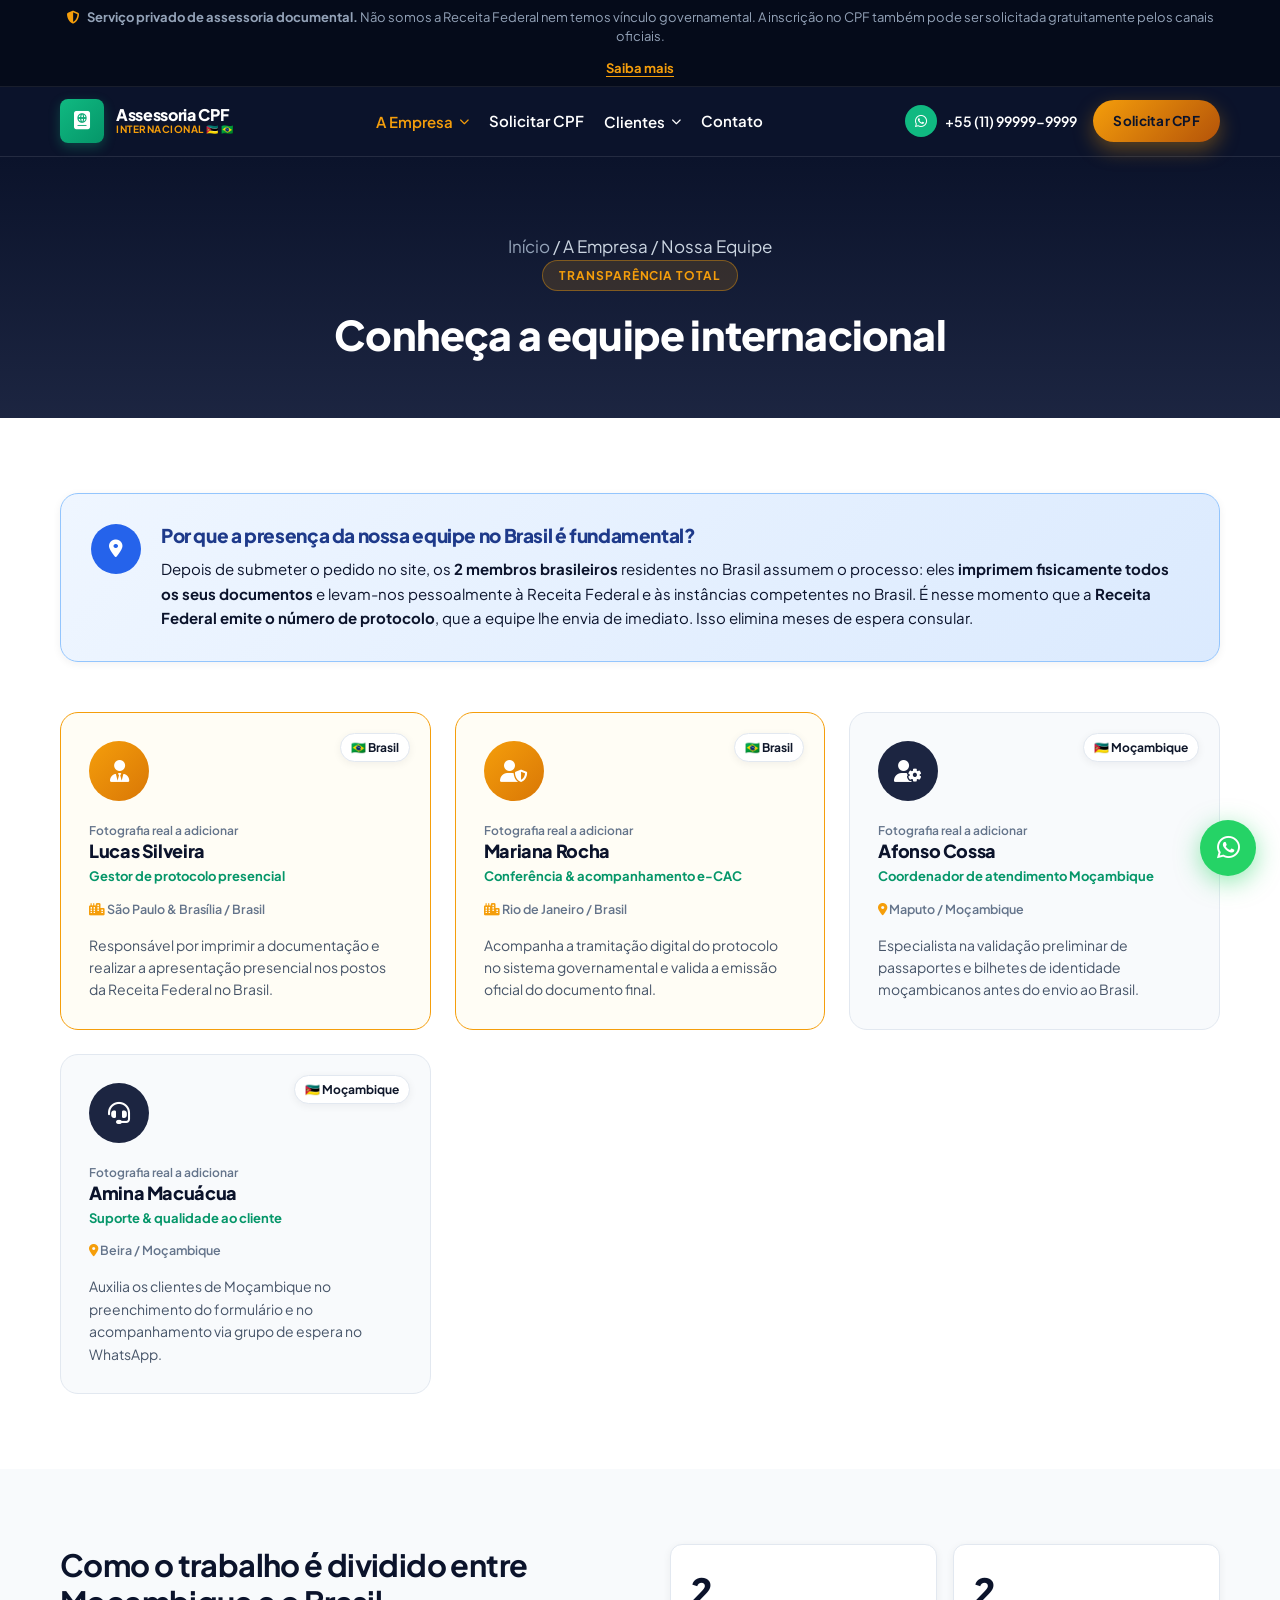
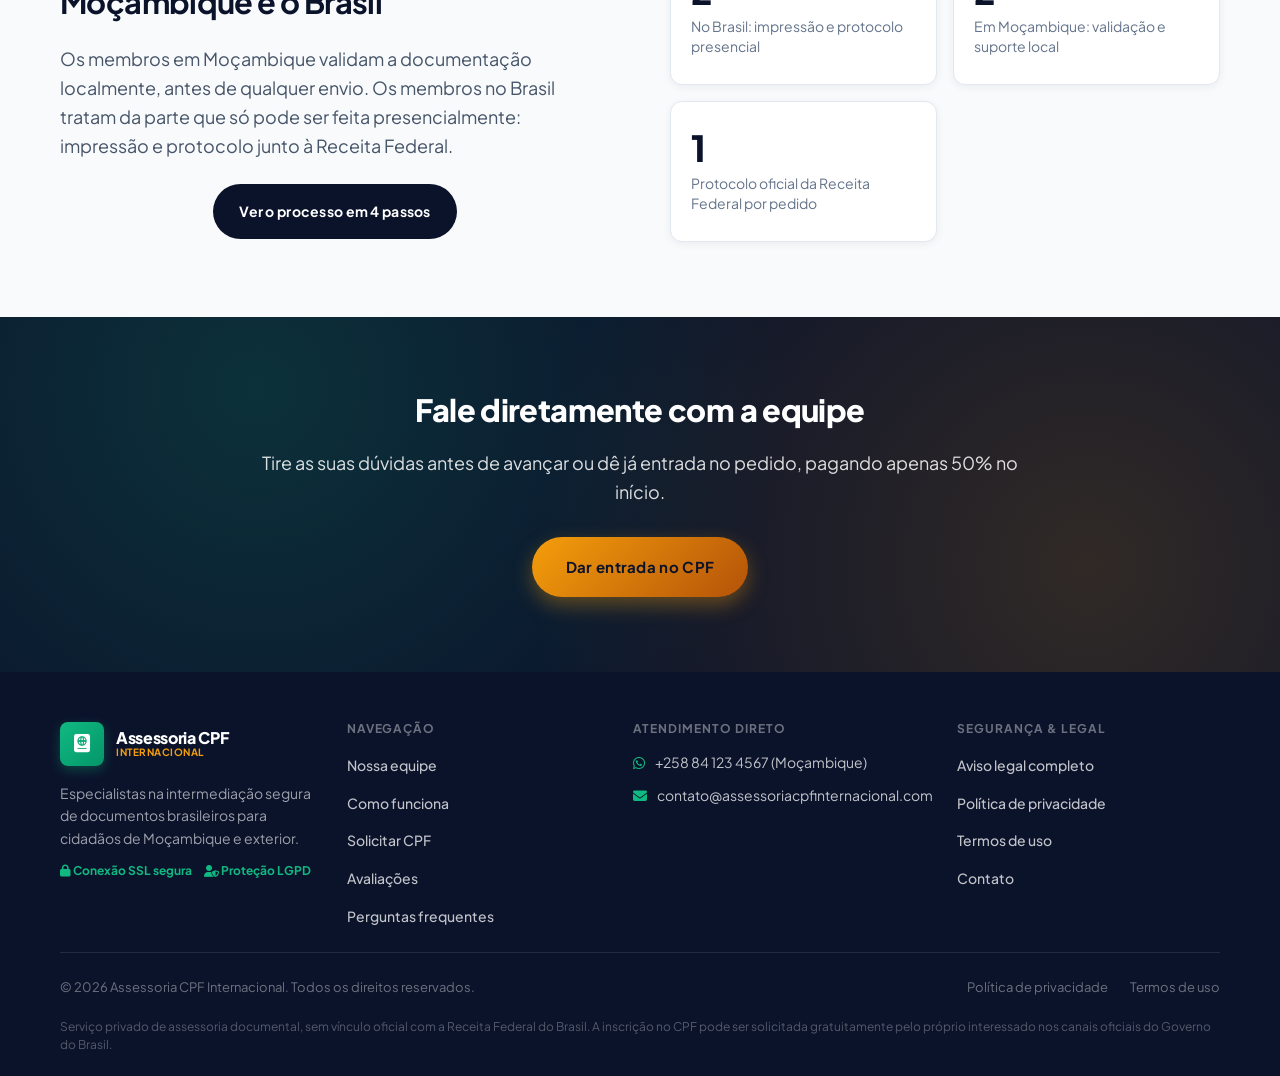
<file: equipe.html>
<!DOCTYPE html>
<html lang="pt-PT">
<head>
    <meta charset="UTF-8">
    <meta name="viewport" content="width=device-width, initial-scale=1.0">
    <title>Nossa Equipe | Assessoria CPF Internacional</title>
    <meta name="description" content="Conheça os membros da Assessoria CPF Internacional em Moçambique e no Brasil: quem valida a documentação localmente e quem trata do protocolo presencial na Receita Federal.">
    <link rel="preconnect" href="https://fonts.googleapis.com">
    <link rel="preconnect" href="https://fonts.gstatic.com" crossorigin>
    <link href="https://fonts.googleapis.com/css2?family=Plus+Jakarta+Sans:wght@400;500;600;700;800&display=swap" rel="stylesheet">
    <link rel="stylesheet" href="css/style.css">
    <link rel="stylesheet" href="https://cdnjs.cloudflare.com/ajax/libs/font-awesome/6.4.0/css/all.min.css">
</head>
<body>

    <div class="legal-notice-bar">
        <div class="container legal-notice-content">
            <span><i class="fa-solid fa-shield-halved"></i> <strong>Serviço privado de assessoria documental.</strong> Não somos a Receita Federal nem temos vínculo governamental. A inscrição no CPF também pode ser solicitada gratuitamente pelos canais oficiais.</span>
            <a href="aviso-legal.html" class="legal-link">Saiba mais</a>
        </div>
    </div>

    <header class="site-header" id="siteHeader">
        <div class="container header-inner">
            <a href="index.html" class="brand-logo">
                <div class="logo-icon"><i class="fa-solid fa-passport"></i></div>
                <div class="logo-text">
                    <span class="brand-title">Assessoria CPF</span>
                    <span class="brand-subtitle">INTERNACIONAL 🇲🇿 🇧🇷</span>
                </div>
            </a>

            <nav class="main-nav" id="mainNav" aria-label="Navegação principal">
                <div class="nav-item">
                    <button class="nav-link is-active" type="button" aria-expanded="false">A Empresa <i class="fa-solid fa-chevron-down"></i></button>
                    <div class="nav-dropdown">
                        <a href="equipe.html">Nossa Equipe (4 membros)</a>
                        <a href="como-funciona.html">Como Funciona</a>
                        <a href="aviso-legal.html">Aviso Legal</a>
                    </div>
                </div>
                <a href="solicitar.html" class="nav-link">Solicitar CPF</a>

                <div class="nav-item">
                    <button class="nav-link" type="button" aria-expanded="false">Clientes <i class="fa-solid fa-chevron-down"></i></button>
                    <div class="nav-dropdown">
                                                <a href="avaliacoes.html">Avaliações</a>
                        <a href="faq.html">Perguntas Frequentes</a>
                    </div>
                </div>
                <a href="contato.html" class="nav-link">Contato</a>
            </nav>

            <div class="header-actions">
                <a href="https://wa.me/5511999999999" target="_blank" rel="noopener" class="header-phone">
                    <span class="header-phone__icon"><i class="fa-brands fa-whatsapp"></i></span>
                    +55 (11) 99999-9999
                </a>
                <a href="solicitar.html" class="btn btn--gold btn--sm">Solicitar CPF</a>
                <button class="mobile-menu-toggle" id="mobileMenuBtn" aria-label="Abrir menu" aria-expanded="false" aria-controls="mainNav">
                    <i class="fa-solid fa-bars"></i>
                </button>
            </div>
        </div>
    </header>

    <main>

    <section class="page-hero">
        <div class="container">
            <p class="breadcrumb"><a href="index.html">Início</a> / A Empresa / Nossa Equipe</p>
            <span class="page-hero__label">Transparência total</span>
            <h1>Conheça a equipe internacional</h1>
        </div>
    </section>

    <section class="team-section reveal">
        <div class="container">
            <div class="brazil-role-highlight">
                <div class="highlight-icon">
                    <i class="fa-solid fa-location-dot"></i>
                </div>
                <div class="highlight-text">
                    <h3>Por que a presença da nossa equipe no Brasil é fundamental?</h3>
                    <p>
                        Depois de submeter o pedido no site, os <strong>2 membros brasileiros</strong> residentes no Brasil assumem o processo: eles <strong>imprimem fisicamente todos os seus documentos</strong> e levam-nos pessoalmente à Receita Federal e às instâncias competentes no Brasil. É nesse momento que a <strong>Receita Federal emite o número de protocolo</strong>, que a equipe lhe envia de imediato. Isso elimina meses de espera consular.
                    </p>
                </div>
            </div>

            <div class="team-grid">
                <div class="team-card card-brazil">
                    <div class="country-flag-badge">🇧🇷 Brasil</div>
                    <div class="member-avatar"><i class="fa-solid fa-user-tie"></i></div><small class="member-photo-note">Fotografia real a adicionar</small>
                    <h3 class="member-name">Lucas Silveira</h3>
                    <span class="member-role">Gestor de protocolo presencial</span>
                    <p class="member-location"><i class="fa-solid fa-city"></i> São Paulo &amp; Brasília / Brasil</p>
                    <p class="member-desc">Responsável por imprimir a documentação e realizar a apresentação presencial nos postos da Receita Federal no Brasil.</p>
                </div>

                <div class="team-card card-brazil">
                    <div class="country-flag-badge">🇧🇷 Brasil</div>
                    <div class="member-avatar"><i class="fa-solid fa-user-shield"></i></div><small class="member-photo-note">Fotografia real a adicionar</small>
                    <h3 class="member-name">Mariana Rocha</h3>
                    <span class="member-role">Conferência &amp; acompanhamento e-CAC</span>
                    <p class="member-location"><i class="fa-solid fa-city"></i> Rio de Janeiro / Brasil</p>
                    <p class="member-desc">Acompanha a tramitação digital do protocolo no sistema governamental e valida a emissão oficial do documento final.</p>
                </div>

                <div class="team-card">
                    <div class="country-flag-badge">🇲🇿 Moçambique</div>
                    <div class="member-avatar"><i class="fa-solid fa-user-gear"></i></div><small class="member-photo-note">Fotografia real a adicionar</small>
                    <h3 class="member-name">Afonso Cossa</h3>
                    <span class="member-role">Coordenador de atendimento Moçambique</span>
                    <p class="member-location"><i class="fa-solid fa-location-dot"></i> Maputo / Moçambique</p>
                    <p class="member-desc">Especialista na validação preliminar de passaportes e bilhetes de identidade moçambicanos antes do envio ao Brasil.</p>
                </div>

                <div class="team-card">
                    <div class="country-flag-badge">🇲🇿 Moçambique</div>
                    <div class="member-avatar"><i class="fa-solid fa-headset"></i></div><small class="member-photo-note">Fotografia real a adicionar</small>
                    <h3 class="member-name">Amina Macuácua</h3>
                    <span class="member-role">Suporte &amp; qualidade ao cliente</span>
                    <p class="member-location"><i class="fa-solid fa-location-dot"></i> Beira / Moçambique</p>
                    <p class="member-desc">Auxilia os clientes de Moçambique no preenchimento do formulário e no acompanhamento via grupo de espera no WhatsApp.</p>
                </div>

            </div>
        </div>
    </section>

    <section class="section section--light reveal">
        <div class="container media-grid">
            <div class="media-grid__text">
                <h2 class="block-title">Como o trabalho é dividido entre Moçambique e o Brasil</h2>
                <p class="block-text">
                Os membros em Moçambique validam a documentação localmente, antes de qualquer envio. Os membros no Brasil tratam da parte que só pode ser feita presencialmente: impressão e protocolo junto à Receita Federal.
                </p>
                <a href="como-funciona.html" class="btn btn--navy">Ver o processo em 4 passos</a>
            </div>
            <div class="stats-grid">
                <div class="stat-card">
                    <span class="stat-card__value">2</span>
                    <span class="stat-card__label">No Brasil: impressão e protocolo presencial</span>
                </div>
                <div class="stat-card">
                    <span class="stat-card__value">2</span>
                    <span class="stat-card__label">Em Moçambique: validação e suporte local</span>
                </div>
                <div class="stat-card">
                    <span class="stat-card__value">1</span>
                    <span class="stat-card__label">Protocolo oficial da Receita Federal por pedido</span>
                </div>
            </div>
        </div>
    </section>

    <section class="cta-banner reveal">
        <div class="container cta-banner__inner">
            <h2>Fale diretamente com a equipe</h2>
            <p>Tire as suas dúvidas antes de avançar ou dê já entrada no pedido, pagando apenas 50% no início.</p>
            <a href="solicitar.html" class="btn btn--gold btn--lg">Dar entrada no CPF</a>
        </div>
    </section>

    </main>

    <footer class="site-footer">
        <div class="container">
            <div class="footer-grid">
                <div class="footer-col">
                    <a href="index.html" class="brand-logo footer-logo">
                        <div class="logo-icon"><i class="fa-solid fa-passport"></i></div>
                        <div class="logo-text">
                            <span class="brand-title">Assessoria CPF</span>
                            <span class="brand-subtitle">INTERNACIONAL</span>
                        </div>
                    </a>
                    <p class="footer-desc">Especialistas na intermediação segura de documentos brasileiros para cidadãos de Moçambique e exterior.</p>
                    <div class="footer-badges">
                        <span><i class="fa-solid fa-lock"></i> Conexão SSL segura</span>
                        <span><i class="fa-solid fa-user-shield"></i> Proteção LGPD</span>
                    </div>
                </div>

                <div class="footer-col">
                    <h4>Navegação</h4>
                    <ul class="footer-links">
                        <li><a href="equipe.html">Nossa equipe</a></li>
                        <li><a href="como-funciona.html">Como funciona</a></li>
                        <li><a href="solicitar.html">Solicitar CPF</a></li>
                        <li>                        <a href="avaliacoes.html">Avaliações</a></li>
                        <li><a href="faq.html">Perguntas frequentes</a></li>
                    </ul>
                </div>

                <div class="footer-col">
                    <h4>Atendimento direto</h4>
                    <ul class="footer-contact">
                        <li><i class="fa-brands fa-whatsapp"></i> <a href="https://wa.me/258841234567" target="_blank" rel="noopener">+258 84 123 4567 (Moçambique)</a></li>
                        <li><i class="fa-solid fa-envelope"></i> <a href="mailto:contato@assessoriacpfinternacional.com">contato@assessoriacpfinternacional.com</a></li>
                    </ul>
                </div>

                <div class="footer-col">
                    <h4>Segurança &amp; legal</h4>
                    <ul class="footer-links">
                        <li><a href="aviso-legal.html">Aviso legal completo</a></li>
                        <li><a href="aviso-legal.html#privacidade">Política de privacidade</a></li>
                        <li><a href="aviso-legal.html#termos">Termos de uso</a></li>
                        <li><a href="contato.html">Contato</a></li>
                    </ul>
                </div>
            </div>

            <div class="footer-bottom">
                <div class="flex-between">
                    <p>&copy; 2026 Assessoria CPF Internacional. Todos os direitos reservados.</p>
                    <div class="footer-legal-links">
                        <a href="aviso-legal.html#privacidade">Política de privacidade</a>
                        <a href="aviso-legal.html#termos">Termos de uso</a>
                    </div>
                </div>
                <p class="footer-disclaimer">
                    Serviço privado de assessoria documental, sem vínculo oficial com a Receita Federal do Brasil. A inscrição no CPF pode ser solicitada gratuitamente pelo próprio interessado nos canais oficiais do Governo do Brasil.
                </p>
            </div>
        </div>
    </footer>

    <a href="https://wa.me/5511999999999" target="_blank" rel="noopener" class="floating-whatsapp" aria-label="Falar no WhatsApp">
        <i class="fa-brands fa-whatsapp"></i>
    </a>

    <script src="js/main.js"></script>
</body>
</html>
</file>
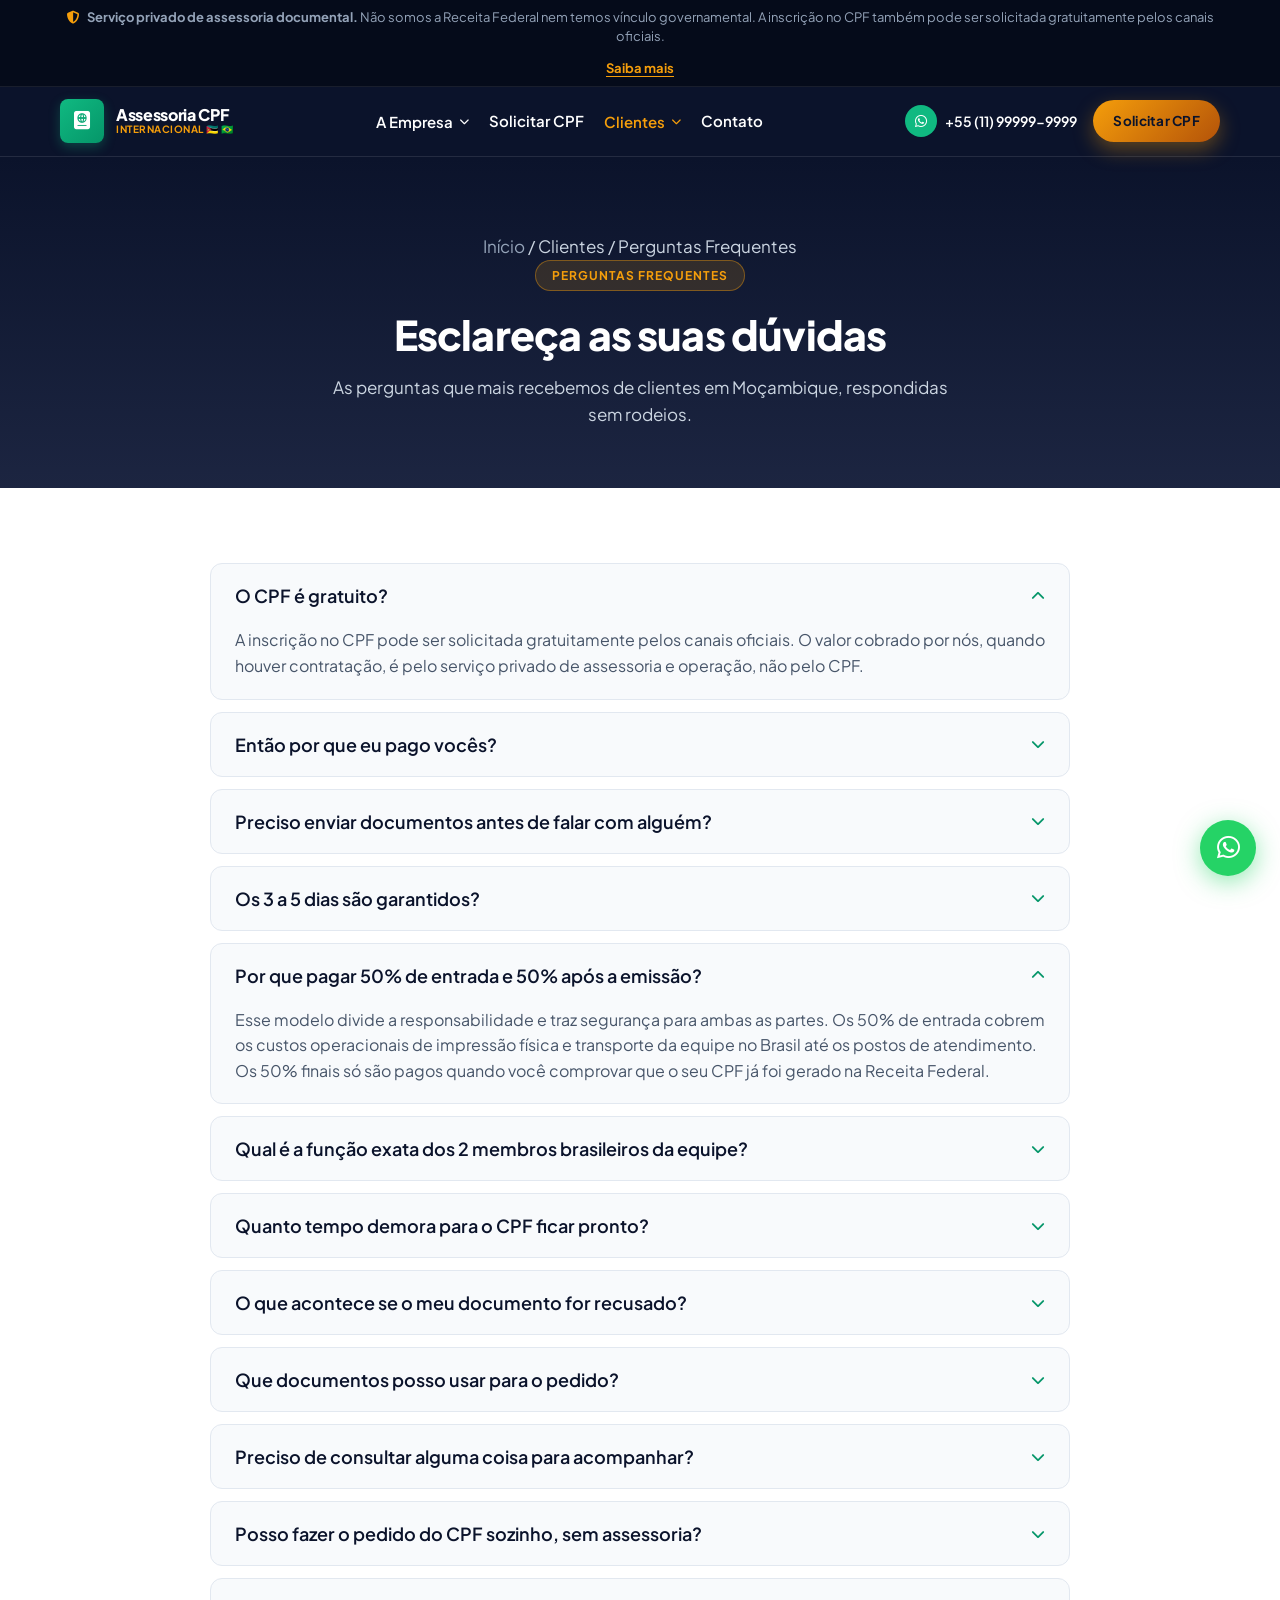
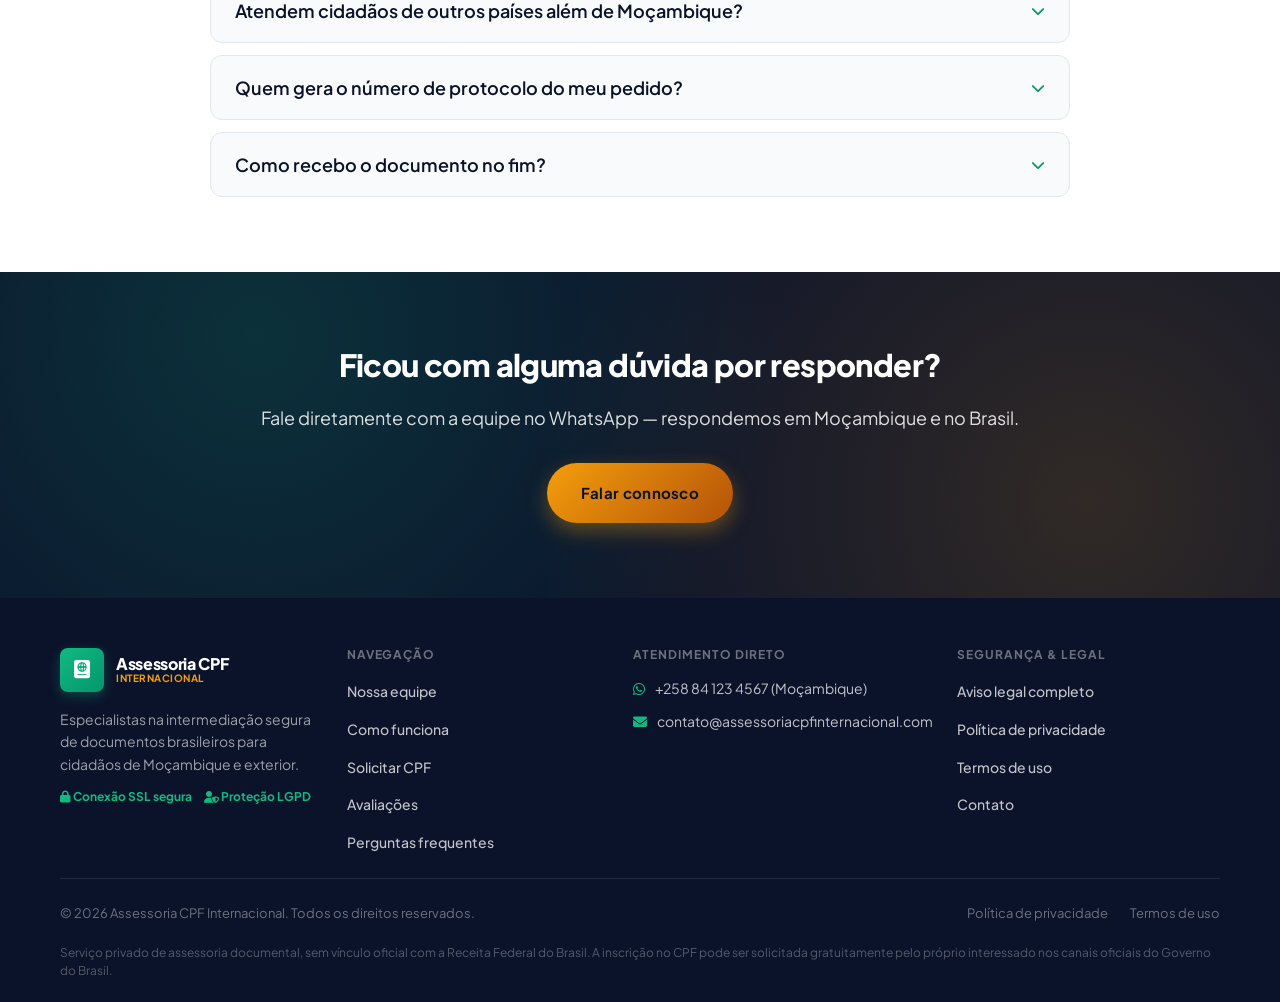
<file: faq.html>
<!DOCTYPE html>
<html lang="pt-PT">
<head>
    <meta charset="UTF-8">
    <meta name="viewport" content="width=device-width, initial-scale=1.0">
    <title>Perguntas Frequentes | Assessoria CPF Internacional</title>
    <meta name="description" content="Respostas às dúvidas mais comuns sobre a obtenção do CPF brasileiro a partir de Moçambique: prazos, pagamento 50/50, documentos aceites e acompanhamento.">
    <link rel="preconnect" href="https://fonts.googleapis.com">
    <link rel="preconnect" href="https://fonts.gstatic.com" crossorigin>
    <link href="https://fonts.googleapis.com/css2?family=Plus+Jakarta+Sans:wght@400;500;600;700;800&display=swap" rel="stylesheet">
    <link rel="stylesheet" href="css/style.css">
    <link rel="stylesheet" href="https://cdnjs.cloudflare.com/ajax/libs/font-awesome/6.4.0/css/all.min.css">
</head>
<body>

    <div class="legal-notice-bar">
        <div class="container legal-notice-content">
            <span><i class="fa-solid fa-shield-halved"></i> <strong>Serviço privado de assessoria documental.</strong> Não somos a Receita Federal nem temos vínculo governamental. A inscrição no CPF também pode ser solicitada gratuitamente pelos canais oficiais.</span>
            <a href="aviso-legal.html" class="legal-link">Saiba mais</a>
        </div>
    </div>

    <header class="site-header" id="siteHeader">
        <div class="container header-inner">
            <a href="index.html" class="brand-logo">
                <div class="logo-icon"><i class="fa-solid fa-passport"></i></div>
                <div class="logo-text">
                    <span class="brand-title">Assessoria CPF</span>
                    <span class="brand-subtitle">INTERNACIONAL 🇲🇿 🇧🇷</span>
                </div>
            </a>

            <nav class="main-nav" id="mainNav" aria-label="Navegação principal">
                <div class="nav-item">
                    <button class="nav-link" type="button" aria-expanded="false">A Empresa <i class="fa-solid fa-chevron-down"></i></button>
                    <div class="nav-dropdown">
                        <a href="equipe.html">Nossa Equipe (4 membros)</a>
                        <a href="como-funciona.html">Como Funciona</a>
                        <a href="aviso-legal.html">Aviso Legal</a>
                    </div>
                </div>
                <a href="solicitar.html" class="nav-link">Solicitar CPF</a>

                <div class="nav-item">
                    <button class="nav-link is-active" type="button" aria-expanded="false">Clientes <i class="fa-solid fa-chevron-down"></i></button>
                    <div class="nav-dropdown">
                                                <a href="avaliacoes.html">Avaliações</a>
                        <a href="faq.html">Perguntas Frequentes</a>
                    </div>
                </div>
                <a href="contato.html" class="nav-link">Contato</a>
            </nav>

            <div class="header-actions">
                <a href="https://wa.me/5511999999999" target="_blank" rel="noopener" class="header-phone">
                    <span class="header-phone__icon"><i class="fa-brands fa-whatsapp"></i></span>
                    +55 (11) 99999-9999
                </a>
                <a href="solicitar.html" class="btn btn--gold btn--sm">Solicitar CPF</a>
                <button class="mobile-menu-toggle" id="mobileMenuBtn" aria-label="Abrir menu" aria-expanded="false" aria-controls="mainNav">
                    <i class="fa-solid fa-bars"></i>
                </button>
            </div>
        </div>
    </header>

    <main>

    <section class="page-hero">
        <div class="container">
            <p class="breadcrumb"><a href="index.html">Início</a> / Clientes / Perguntas Frequentes</p>
            <span class="page-hero__label">Perguntas frequentes</span>
            <h1>Esclareça as suas dúvidas</h1>
            <p>As perguntas que mais recebemos de clientes em Moçambique, respondidas sem rodeios.</p>
        </div>
    </section>

    <section class="faq-section">
        <div class="container--narrow">
            <div class="faq-accordion">
                <div class="faq-item open">
                    <button class="faq-question"><span>O CPF é gratuito?</span><i class="fa-solid fa-chevron-down"></i></button>
                    <div class="faq-answer"><p>A inscrição no CPF pode ser solicitada gratuitamente pelos canais oficiais. O valor cobrado por nós, quando houver contratação, é pelo serviço privado de assessoria e operação, não pelo CPF.</p></div>
                </div>
                <div class="faq-item">
                    <button class="faq-question"><span>Então por que eu pago vocês?</span><i class="fa-solid fa-chevron-down"></i></button>
                    <div class="faq-answer"><p>O pagamento pode corresponder à orientação, conferência, organização, comunicação e outras atividades efetivamente incluídas no serviço. A equipa deve confirmar por escrito o que está incluído antes de qualquer pagamento.</p></div>
                </div>
                <div class="faq-item">
                    <button class="faq-question"><span>Preciso enviar documentos antes de falar com alguém?</span><i class="fa-solid fa-chevron-down"></i></button>
                    <div class="faq-answer"><p>Não. O primeiro contacto deve usar apenas os dados necessários para compreender o caso. Documentos sensíveis só devem ser enviados quando a necessidade, a finalidade, o acesso e o prazo de retenção forem explicados.</p></div>
                </div>
                <div class="faq-item">
                    <button class="faq-question"><span>Os 3 a 5 dias são garantidos?</span><i class="fa-solid fa-chevron-down"></i></button>
                    <div class="faq-answer"><p>Não. Qualquer prazo apresentado deve ser tratado como estimativa e pode variar conforme a análise e os procedimentos aplicáveis.</p></div>
                </div>
                <div class="faq-item open">
                    <button class="faq-question">
                        <span>Por que pagar 50% de entrada e 50% após a emissão?</span>
                        <i class="fa-solid fa-chevron-down"></i>
                    </button>
                    <div class="faq-answer">
                        <p>Esse modelo divide a responsabilidade e traz segurança para ambas as partes. Os 50% de entrada cobrem os custos operacionais de impressão física e transporte da equipe no Brasil até os postos de atendimento. Os 50% finais só são pagos quando você comprovar que o seu CPF já foi gerado na Receita Federal.</p>
                    </div>
                </div>

                <div class="faq-item">
                    <button class="faq-question">
                        <span>Qual é a função exata dos 2 membros brasileiros da equipe?</span>
                        <i class="fa-solid fa-chevron-down"></i>
                    </button>
                    <div class="faq-answer">
                        <p>Por residirem fisicamente no Brasil (em São Paulo e Brasília), eles recebem os arquivos enviados pelo site, realizam a impressão em papel de alta qualidade conforme as normas exigidas e comparecem presencialmente à Receita Federal ou postos credenciados no Brasil para protocolar o seu pedido diretamente no país emissor.</p>
                    </div>
                </div>

                <div class="faq-item">
                    <button class="faq-question">
                        <span>Quanto tempo demora para o CPF ficar pronto?</span>
                        <i class="fa-solid fa-chevron-down"></i>
                    </button>
                    <div class="faq-answer">
                        <p>O prazo médio normal é de <strong>3 a 5 dias úteis</strong> após a confirmação do pagamento de entrada e conferência dos documentos.</p>
                    </div>
                </div>

                <div class="faq-item">
                    <button class="faq-question">
                        <span>O que acontece se o meu documento for recusado?</span>
                        <i class="fa-solid fa-chevron-down"></i>
                    </button>
                    <div class="faq-answer">
                        <p>Antes de imprimir no Brasil, os nossos integrantes em Moçambique analisam a qualidade da imagem do seu passaporte ou BI. Se houver alguma falha, avisamos imediatamente para você reenviar sem custo adicional.</p>
                    </div>
                </div>

                <div class="faq-item">
                    <button class="faq-question">
                        <span>Que documentos posso usar para o pedido?</span>
                        <i class="fa-solid fa-chevron-down"></i>
                    </button>
                    <div class="faq-answer">
                        <p>Aceitamos <strong>passaporte válido</strong> ou <strong>bilhete de identidade (BI)</strong>. A foto tem de estar legível, sem cortes e com os dados todos visíveis. No caso do BI, precisamos da frente e do verso.</p>
                    </div>
                </div>

                <div class="faq-item">
                    <button class="faq-question">
                        <span>Preciso de consultar alguma coisa para acompanhar?</span>
                        <i class="fa-solid fa-chevron-down"></i>
                    </button>
                    <div class="faq-answer">
                        <p>Não precisa de fazer nada. Assim que paga a entrada, entra no <strong>grupo de espera</strong> no WhatsApp — e é aí que a equipe lhe vai dando conta de cada etapa, sem ter de perguntar.</p>
                        <p>Quando a nossa equipe dá entrada na documentação, a <strong>Receita Federal do Brasil emite um número de protocolo</strong>. Somos nós que o localizamos e lho comunicamos no grupo, junto com a informação de que o processo já arrancou. A partir daí é aguardar: o prazo médio é de 3 a 5 dias úteis.</p>
                    </div>
                </div>

                <div class="faq-item">
                    <button class="faq-question">
                        <span>Posso fazer o pedido do CPF sozinho, sem assessoria?</span>
                        <i class="fa-solid fa-chevron-down"></i>
                    </button>
                    <div class="faq-answer">
                        <p>Sim. A inscrição no CPF pode ser solicitada <strong>gratuitamente</strong> pelo próprio interessado, diretamente nos canais oficiais do Governo do Brasil. O que cobramos é o serviço de conferência técnica, impressão e protocolo presencial feito pela nossa equipe no Brasil — não o documento em si. Veja o <a href="aviso-legal.html">aviso legal completo</a>.</p>
                    </div>
                </div>

                <div class="faq-item">
                    <button class="faq-question">
                        <span>Atendem cidadãos de outros países além de Moçambique?</span>
                        <i class="fa-solid fa-chevron-down"></i>
                    </button>
                    <div class="faq-answer">
                        <p>A nossa estrutura de atendimento local está montada em Moçambique, mas o formulário tem a opção <em>"Outro cidadão no exterior"</em>. Nesse caso, fale connosco pelo WhatsApp antes de submeter, para confirmarmos a viabilidade do seu pedido.</p>
                    </div>
                </div>

                <div class="faq-item">
                    <button class="faq-question">
                        <span>Quem gera o número de protocolo do meu pedido?</span>
                        <i class="fa-solid fa-chevron-down"></i>
                    </button>
                    <div class="faq-answer">
                        <p>A <strong>Receita Federal do Brasil</strong>. Nós não emitimos códigos próprios. Quando a nossa equipe reúne a sua documentação e dá entrada presencialmente no posto de atendimento, é o próprio órgão que regista o pedido e devolve o número de protocolo. Esse número é o único válido — e é o que lhe enviamos.</p>
                        <p>Por isso, o protocolo só existe a partir do <strong>passo 3</strong> do processo. Em todas as fases quem comunica é a equipe, no grupo de espera — nunca fica à espera de que seja você a procurar a informação.</p>
                    </div>
                </div>

                <div class="faq-item">
                    <button class="faq-question">
                        <span>Como recebo o documento no fim?</span>
                        <i class="fa-solid fa-chevron-down"></i>
                    </button>
                    <div class="faq-answer">
                        <p>Depois de confirmada a emissão pela Receita Federal e pago o restante dos 50%, enviamos o <strong>documento final em PDF</strong> para o seu e-mail e para o seu WhatsApp.</p>
                    </div>
                </div>
            </div>
        </div>
    </section>

    <section class="cta-banner reveal">
        <div class="container cta-banner__inner">
            <h2>Ficou com alguma dúvida por responder?</h2>
            <p>Fale diretamente com a equipe no WhatsApp — respondemos em Moçambique e no Brasil.</p>
            <a href="contato.html" class="btn btn--gold btn--lg">Falar connosco</a>
        </div>
    </section>

    </main>

    <footer class="site-footer">
        <div class="container">
            <div class="footer-grid">
                <div class="footer-col">
                    <a href="index.html" class="brand-logo footer-logo">
                        <div class="logo-icon"><i class="fa-solid fa-passport"></i></div>
                        <div class="logo-text">
                            <span class="brand-title">Assessoria CPF</span>
                            <span class="brand-subtitle">INTERNACIONAL</span>
                        </div>
                    </a>
                    <p class="footer-desc">Especialistas na intermediação segura de documentos brasileiros para cidadãos de Moçambique e exterior.</p>
                    <div class="footer-badges">
                        <span><i class="fa-solid fa-lock"></i> Conexão SSL segura</span>
                        <span><i class="fa-solid fa-user-shield"></i> Proteção LGPD</span>
                    </div>
                </div>

                <div class="footer-col">
                    <h4>Navegação</h4>
                    <ul class="footer-links">
                        <li><a href="equipe.html">Nossa equipe</a></li>
                        <li><a href="como-funciona.html">Como funciona</a></li>
                        <li><a href="solicitar.html">Solicitar CPF</a></li>
                        <li>                        <a href="avaliacoes.html">Avaliações</a></li>
                        <li><a href="faq.html">Perguntas frequentes</a></li>
                    </ul>
                </div>

                <div class="footer-col">
                    <h4>Atendimento direto</h4>
                    <ul class="footer-contact">
                        <li><i class="fa-brands fa-whatsapp"></i> <a href="https://wa.me/258841234567" target="_blank" rel="noopener">+258 84 123 4567 (Moçambique)</a></li>
                        <li><i class="fa-solid fa-envelope"></i> <a href="mailto:contato@assessoriacpfinternacional.com">contato@assessoriacpfinternacional.com</a></li>
                    </ul>
                </div>

                <div class="footer-col">
                    <h4>Segurança &amp; legal</h4>
                    <ul class="footer-links">
                        <li><a href="aviso-legal.html">Aviso legal completo</a></li>
                        <li><a href="aviso-legal.html#privacidade">Política de privacidade</a></li>
                        <li><a href="aviso-legal.html#termos">Termos de uso</a></li>
                        <li><a href="contato.html">Contato</a></li>
                    </ul>
                </div>
            </div>

            <div class="footer-bottom">
                <div class="flex-between">
                    <p>&copy; 2026 Assessoria CPF Internacional. Todos os direitos reservados.</p>
                    <div class="footer-legal-links">
                        <a href="aviso-legal.html#privacidade">Política de privacidade</a>
                        <a href="aviso-legal.html#termos">Termos de uso</a>
                    </div>
                </div>
                <p class="footer-disclaimer">
                    Serviço privado de assessoria documental, sem vínculo oficial com a Receita Federal do Brasil. A inscrição no CPF pode ser solicitada gratuitamente pelo próprio interessado nos canais oficiais do Governo do Brasil.
                </p>
            </div>
        </div>
    </footer>

    <a href="https://wa.me/5511999999999" target="_blank" rel="noopener" class="floating-whatsapp" aria-label="Falar no WhatsApp">
        <i class="fa-brands fa-whatsapp"></i>
    </a>

    <script src="js/main.js"></script>
</body>
</html>
</file>
<file: css/style.css>
/* ==========================================================================
   ASSESSORIA CPF INTERNACIONAL — DESIGN SYSTEM
   --------------------------------------------------------------------------
   Sistema de layout transposto do site OralDouro (grelha, espaçamentos,
   escala tipográfica, cards e secção de passos), com a paleta do CPF.

   Base: html = 62.5% → 1rem = 10px. Todos os valores de espaçamento
   herdados da OralDouro (2rem = 20px, 5rem = 50px, 9rem = 90px, …).
   ========================================================================== */

/* ==========================================
   1. TOKENS
   ========================================== */
:root {
    /* Paleta CPF */
    --navy: #0B132B;
    --navy-2: #1C2541;
    --navy-deep: #050B1A;
    --emerald: #10B981;
    --emerald-dark: #059669;
    --gold: #F59E0B;
    --gold-soft: #FEF3C7;
    --gold-dark: #B45309;

    /* Superfícies */
    --light-1: #FFFFFF;
    --light-2: #F8FAFC;
    --light-3: #EEF2F7;
    --line: #E2E8F0;

    /* Texto */
    --text: #0F172A;
    --muted: #475569;
    --muted-2: #64748B;
    --text-inverse: #94A3B8;

    /* Tipografia */
    --font-display: 'Plus Jakarta Sans', -apple-system, BlinkMacSystemFont, sans-serif;
    --font-body: 'Plus Jakarta Sans', -apple-system, BlinkMacSystemFont, sans-serif;

    /* Elevação (escala OralDouro) */
    --shadow-sm: 0 2px 8px rgba(15, 23, 42, 0.06);
    --shadow-md: 0 8px 24px rgba(15, 23, 42, 0.08);
    --shadow-lg: 0 20px 45px rgba(11, 19, 43, 0.18);

    /* Raios (escala OralDouro) */
    --radius: 18px;
    --radius-lg: 28px;
    --radius-sm: 8px;
    --radius-md: 14px;

    /* Ritmo vertical das secções (escala OralDouro) */
    --section-y: clamp(4rem, 8vw, 7.5rem);
    --section-y-lg: 9rem;

    --transition: all 0.3s ease;
}

/* ==========================================
   2. BASE
   ========================================== */
* {
    margin: 0;
    padding: 0;
    box-sizing: border-box;
}

html {
    font-size: 62.5%; /* 1rem = 10px — base do sistema OralDouro */
    scroll-behavior: smooth;
    scroll-padding-top: 9rem;
}

body {
    font-family: var(--font-body);
    font-size: 1.6rem;
    line-height: 1.6;
    background-color: var(--light-1);
    color: var(--text);
    overflow-x: hidden;
    -webkit-font-smoothing: antialiased;
}

h1, h2, h3, h4, h5, h6 {
    font-family: var(--font-display);
    color: var(--navy);
    letter-spacing: -0.02em;
    line-height: 1.2;
}

img {
    max-width: 100%;
    display: block;
}

a {
    color: inherit;
}

/* ==========================================
   3. LAYOUT — containers e grelhas
   ========================================== */
.container {
    width: 100%;
    max-width: 1200px;
    margin: 0 auto;
    padding: 0 2rem;
}

.container--wide {
    width: 100%;
    max-width: 1240px;
    margin: 0 auto;
    padding: 0 2.4rem;
}

.container--narrow {
    width: 100%;
    max-width: 900px;
    margin: 0 auto;
    padding: 0 2rem;
}

.section {
    padding: var(--section-y) 0;
}

.section--lg {
    padding: var(--section-y-lg) 0;
}

.section--white { background-color: var(--light-1); }
.section--light { background-color: var(--light-2); }
.section--light3 { background-color: var(--light-3); }

/* Grelha de 2 colunas texto/media (gap 6rem — OralDouro) */
.media-grid {
    display: grid;
    grid-template-columns: 1fr 1fr;
    gap: 6rem;
    align-items: center;
}

.media-grid__text {
    display: flex;
    flex-direction: column;
    gap: 2.4rem;
    align-items: flex-start;
}

/* CTAs de secção centrados sob o respetivo bloco de texto. */
.media-grid__text .btn {
    align-self: center;
}

.media-grid__text--accent {
    border-left: 4px solid var(--gold);
    padding-left: 3rem;
}

.media-grid__media {
    border-radius: 1rem;
    overflow: hidden;
}

.media-grid__media img {
    width: 100%;
    height: auto;
    object-fit: cover;
    border-radius: 1rem;
}

.text-center { text-align: center; }

/* ==========================================
   4. TIPOGRAFIA DE SECÇÃO
   ========================================== */
.section-header {
    margin-bottom: 5rem;
}

.section-label {
    display: inline-block;
    background: var(--navy);
    color: #fff;
    border-radius: 50px;
    padding: 0.5rem 1.6rem;
    font-size: 1.3rem;
    font-weight: 700;
    letter-spacing: 0.05em;
    text-transform: uppercase;
    margin-bottom: 2rem;
}

.section-label--gold {
    background: var(--gold-soft);
    color: var(--gold-dark);
}

.section-title {
    font-family: var(--font-display);
    font-weight: 800;
    font-size: clamp(2.8rem, 3.2vw, 4.4rem);
    line-height: 1.15;
    letter-spacing: -0.01em;
    color: var(--navy);
    text-align: center;
    margin: 0 auto 1.6rem;
    max-width: 82rem;
}

.section-title__accent {
    color: var(--emerald-dark);
    position: relative;
    white-space: nowrap;
}

.section-title__accent::after {
    content: "";
    position: absolute;
    left: 0;
    right: 0;
    bottom: -4px;
    height: 3px;
    background: var(--emerald);
    border-radius: 2px;
    opacity: 0.5;
}

/* Título de bloco (secções texto/media) */
.block-title {
    font-family: var(--font-display);
    font-size: clamp(2.4rem, 2.4vw, 3.4rem);
    font-weight: 700;
    color: var(--navy);
    line-height: 1.2;
    margin: 0;
}

.section-desc {
    text-align: center;
    font-size: 1.55rem;
    line-height: 1.6;
    color: var(--muted);
    max-width: 62rem;
    margin: 1.4rem auto 0;
}

.block-text {
    font-size: 1.8rem;
    color: var(--muted);
    line-height: 1.6;
    margin: 0;
}

/* ==========================================
   5. BOTÕES (pill — escala OralDouro)
   ========================================== */
.btn {
    display: inline-flex;
    align-items: center;
    justify-content: center;
    gap: 0.8rem;
    padding: 1.4rem 2.4rem;
    border: 2px solid transparent;
    border-radius: 999px;
    font-family: var(--font-display);
    font-weight: 700;
    font-size: 1.4rem;
    letter-spacing: 0.02em;
    text-decoration: none;
    cursor: pointer;
    white-space: nowrap;
    transition: transform 0.2s ease, box-shadow 0.25s ease, background 0.25s ease,
        color 0.25s ease, border-color 0.25s ease;
}

.btn--lg {
    padding: 1.8rem 3.4rem;
    font-size: 1.5rem;
}

.btn--sm {
    padding: 1rem 2rem;
    font-size: 1.35rem;
}

.btn--primary {
    background: var(--emerald);
    color: #fff;
    box-shadow: 0 8px 20px rgba(16, 185, 129, 0.32);
}

.btn--primary:hover {
    background: var(--emerald-dark);
    transform: translateY(-2px);
    box-shadow: 0 12px 26px rgba(16, 185, 129, 0.42);
}

.btn--gold {
    background: var(--gold);
    color: var(--navy);
    box-shadow: 0 8px 20px rgba(245, 158, 11, 0.35);
}

.btn--gold:hover {
    background: #D97706;
    transform: translateY(-2px);
    box-shadow: 0 12px 26px rgba(245, 158, 11, 0.45);
}

.btn--navy {
    background: var(--navy);
    color: #fff;
}

.btn--navy:hover {
    background: var(--navy-2);
    transform: translateY(-2px);
}

.btn--outline {
    background: transparent;
    border-color: var(--navy);
    color: var(--navy);
}

.btn--outline:hover {
    background: var(--navy);
    color: #fff;
}

.btn--ghost-light {
    background: rgba(255, 255, 255, 0.1);
    border-color: rgba(255, 255, 255, 0.25);
    color: #fff;
}

.btn--ghost-light:hover {
    background: rgba(255, 255, 255, 0.2);
    transform: translateY(-2px);
}

.btn--whatsapp {
    background: #25D366;
    color: #fff;
    box-shadow: 0 8px 20px rgba(37, 211, 102, 0.3);
}

.btn--whatsapp:hover {
    background: #1DA851;
    transform: translateY(-2px);
}

/* ==========================================
   6. BARRA DE AVISO LEGAL (aux bar)
   ========================================== */
.legal-notice-bar {
    background-color: var(--navy-deep);
    color: var(--text-inverse);
    font-size: 1.3rem;
    padding: 0.75rem 0;
    border-bottom: 1px solid rgba(255, 255, 255, 0.08);
}

.legal-notice-content {
    display: flex;
    justify-content: center;
    align-items: center;
    gap: 1.2rem;
    flex-wrap: wrap;
    text-align: center;
    line-height: 1.5;
}

.legal-notice-content i {
    color: var(--gold);
    margin-right: 0.5rem;
}

.legal-link {
    color: var(--gold);
    text-decoration: underline;
    text-underline-offset: 3px;
    font-weight: 700;
    white-space: nowrap;
}

/* ==========================================
   7. HEADER + NAVEGAÇÃO
   ========================================== */
.site-header {
    background-color: var(--navy);
    position: sticky;
    top: 0;
    z-index: 100;
    border-bottom: 1px solid rgba(255, 255, 255, 0.1);
    transition: box-shadow 0.3s ease;
}

.site-header.is-scrolled {
    box-shadow: 0 1px 10px 2px rgba(0, 0, 0, 0.18);
}

.header-inner {
    display: flex;
    align-items: center;
    gap: 2rem;
    padding-top: 1.25rem;
    padding-bottom: 1.25rem;
}

.brand-logo {
    display: flex;
    align-items: center;
    gap: 1.2rem;
    text-decoration: none;
    flex-shrink: 0;
}

.logo-icon {
    width: 4.4rem;
    height: 4.4rem;
    background: linear-gradient(135deg, var(--emerald), var(--emerald-dark));
    color: #fff;
    border-radius: var(--radius-sm);
    display: flex;
    align-items: center;
    justify-content: center;
    font-size: 1.8rem;
    box-shadow: 0 4px 12px rgba(16, 185, 129, 0.3);
}

.logo-text {
    display: flex;
    flex-direction: column;
    line-height: 1.15;
}

.brand-title {
    color: #fff;
    font-family: var(--font-display);
    font-weight: 800;
    font-size: 1.6rem;
    letter-spacing: -0.02em;
}

.brand-subtitle {
    color: var(--gold);
    font-size: 1rem;
    font-weight: 700;
    letter-spacing: 0.05em;
}

/* Nav desktop */
.main-nav {
    display: flex;
    flex: 1;
    align-items: center;
    justify-content: center;
    gap: 2rem;
}

.nav-item {
    position: relative;
}

.nav-link {
    display: flex;
    align-items: center;
    gap: 0.6rem;
    background: none;
    border: none;
    font-family: var(--font-display);
    font-size: 1.5rem;
    font-weight: 600;
    color: #fff;
    text-decoration: none;
    white-space: nowrap;
    cursor: pointer;
    padding: 0.6rem 0;
    transition: color 0.2s ease;
}

.nav-link i {
    font-size: 1rem;
    transition: transform 0.2s ease;
}

.nav-link:hover,
.nav-link.is-active {
    color: var(--gold);
}

.nav-item:hover .nav-link i,
.nav-item.is-open .nav-link i {
    transform: rotate(180deg);
}

.nav-dropdown {
    position: absolute;
    top: 100%;
    right: 0;
    z-index: 110;
    margin-top: 0.4rem;
    min-width: 24rem;
    background: #fff;
    border-radius: var(--radius-sm);
    padding: 0.8rem 0;
    box-shadow: 0 4px 20px rgba(0, 0, 0, 0.15);
    opacity: 0;
    visibility: hidden;
    transform: translateY(-6px);
    transition: opacity 0.2s ease, transform 0.2s ease, visibility 0.2s;
}

/* Ponte invisível: evita que o menu feche ao atravessar o espaço
   entre o link e o painel. */
.nav-dropdown::before {
    content: "";
    position: absolute;
    left: 0;
    right: 0;
    top: -0.8rem;
    height: 0.8rem;
}

.nav-item:hover .nav-dropdown,
.nav-item:focus-within .nav-dropdown {
    opacity: 1;
    visibility: visible;
    transform: translateY(0);
}

.nav-dropdown a {
    display: block;
    padding: 0.9rem 1.8rem;
    font-size: 1.4rem;
    font-weight: 600;
    color: var(--muted);
    text-decoration: none;
    transition: background 0.15s ease, color 0.15s ease;
}

.nav-dropdown a:hover {
    background: var(--light-2);
    color: var(--navy);
}

/* Ações do header */
.header-actions {
    display: flex;
    align-items: center;
    gap: 1.6rem;
    flex-shrink: 0;
    margin-left: auto;
}

.header-phone {
    display: flex;
    align-items: center;
    gap: 0.8rem;
    color: #fff;
    font-size: 1.4rem;
    font-weight: 600;
    text-decoration: none;
    white-space: nowrap;
    transition: opacity 0.2s ease;
}

.header-phone:hover {
    opacity: 0.85;
}

.header-phone__icon {
    width: 3.2rem;
    height: 3.2rem;
    border-radius: 50%;
    background: var(--emerald);
    color: #fff;
    display: flex;
    align-items: center;
    justify-content: center;
    font-size: 1.4rem;
    flex-shrink: 0;
}

.mobile-menu-toggle {
    display: none;
    background: none;
    border: none;
    color: #fff;
    font-size: 2.2rem;
    cursor: pointer;
    padding: 0.4rem;
}

/* ==========================================
   8. HERO (grelha 2 colunas — estrutura OralDouro)
   ========================================== */
.hero-section {
    background: linear-gradient(180deg, var(--navy) 0%, var(--navy-2) 100%);
    color: #fff;
    overflow: hidden;
}

.hero-grid {
    display: grid;
    grid-template-columns: 1fr 1fr;
    align-items: stretch;
    min-height: 520px;
}

.hero-content {
    display: flex;
    flex-direction: column;
    justify-content: center;
    gap: 2rem;
    padding: 5rem 4rem 5rem 2rem;
    padding-left: max(2rem, calc((100vw - 1200px) / 2));
}

.hero-badge {
    display: inline-flex;
    align-items: center;
    gap: 1rem;
    align-self: flex-start;
    background-color: rgba(245, 158, 11, 0.15);
    border: 1px solid rgba(245, 158, 11, 0.4);
    color: var(--gold);
    padding: 0.6rem 1.6rem;
    border-radius: 50px;
    font-size: 1.3rem;
    font-weight: 700;
}

.pulse-dot {
    width: 8px;
    height: 8px;
    background-color: var(--emerald);
    border-radius: 50%;
    box-shadow: 0 0 0 0 rgba(16, 185, 129, 0.7);
    animation: pulse 1.8s infinite;
}

@keyframes pulse {
    0% { transform: scale(0.95); box-shadow: 0 0 0 0 rgba(16, 185, 129, 0.7); }
    70% { transform: scale(1); box-shadow: 0 0 0 8px rgba(16, 185, 129, 0); }
    100% { transform: scale(0.95); box-shadow: 0 0 0 0 rgba(16, 185, 129, 0); }
}

.hero-title {
    font-family: var(--font-display);
    font-size: clamp(2.8rem, 3.2vw, 4.4rem);
    font-weight: 800;
    line-height: 1.12;
    letter-spacing: -0.02em;
    color: #fff;
    margin: 0;
}

.hero-title span {
    color: #34D399;
}

.hero-description {
    font-size: 1.65rem;
    line-height: 1.6;
    color: #CBD5E1;
    max-width: 54rem;
    margin: 0;
}

.hero-cta-group {
    display: flex;
    gap: 1.5rem;
    flex-wrap: wrap;
    padding-top: 0.4rem;
}

.hero-checklist {
    display: flex;
    flex-direction: column;
    gap: 0.9rem;
    padding-top: 0.6rem;
}

.hero-check {
    display: flex;
    align-items: center;
    gap: 0.8rem;
    font-size: 1.4rem;
    font-weight: 600;
    color: #E2E8F0;
}

.hero-check i {
    color: var(--emerald);
    font-size: 1.6rem;
    flex-shrink: 0;
}

/* Coluna direita — painel full-bleed */
.hero-panel {
    position: relative;
    display: flex;
    align-items: center;
    justify-content: flex-start;
    padding: 5rem 2rem;
    padding-right: max(2rem, calc((100vw - 1200px) / 2));
    background:
        radial-gradient(circle at 30% 20%, rgba(16, 185, 129, 0.18), transparent 55%),
        radial-gradient(circle at 80% 80%, rgba(245, 158, 11, 0.14), transparent 50%),
        var(--navy-2);
}

.hero-panel-card {
    background-color: #fff;
    color: var(--text);
    border-radius: var(--radius);
    padding: 3rem;
    width: 100%;
    max-width: 46rem;
    box-shadow: var(--shadow-lg);
    border: 1px solid rgba(255, 255, 255, 0.2);
}

.card-header-status {
    margin-bottom: 2rem;
}

.status-pill {
    display: inline-flex;
    align-items: center;
    gap: 0.6rem;
    padding: 0.6rem 1.2rem;
    border-radius: 50px;
    font-size: 1.2rem;
    font-weight: 700;
}

.status-live {
    background-color: #ECFDF5;
    color: var(--emerald-dark);
}

.panel-intro {
    font-size: 1.35rem;
    line-height: 1.55;
    color: var(--muted);
    margin: 0 0 2rem;
}

.panel-foot {
    display: flex;
    align-items: flex-start;
    gap: 0.8rem;
    margin: 0;
    padding-top: 1.6rem;
    border-top: 1px solid var(--line);
    font-size: 1.3rem;
    line-height: 1.5;
    font-weight: 600;
    color: var(--navy);
}

.panel-foot i {
    color: var(--emerald-dark);
    flex-shrink: 0;
    margin-top: 0.25rem;
}

.timeline-steps-mini {
    display: flex;
    flex-direction: column;
    gap: 1.5rem;
    margin-bottom: 2.5rem;
}

.step-mini {
    display: flex;
    align-items: center;
    gap: 1.2rem;
    font-size: 1.35rem;
    color: var(--muted);
}

.step-mini .step-icon {
    width: 2.8rem;
    height: 2.8rem;
    border-radius: 50%;
    background-color: var(--line);
    color: var(--muted-2);
    display: flex;
    align-items: center;
    justify-content: center;
    font-size: 1.2rem;
    flex-shrink: 0;
}

.step-mini.done .step-icon {
    background-color: var(--emerald);
    color: #fff;
}

.step-mini.active .step-icon {
    background-color: var(--gold);
    color: #fff;
}

.step-mini.active .step-text {
    font-weight: 700;
    color: var(--text);
}

/* ==========================================
   9. BANNER PROMOCIONAL (faixa full-width)
   ========================================== */
.promo-banner {
    display: block;
    width: 100%;
    background: var(--gold);
    color: var(--navy);
    text-decoration: none;
}

.promo-banner__inner {
    display: flex;
    flex-direction: row;
    align-items: center;
    justify-content: center;
    gap: 1rem;
    text-align: center;
    padding: clamp(1.1rem, 3vw, 1.6rem) 1.6rem;
    line-height: 1.45;
    flex-wrap: wrap;
}

.promo-banner__text {
    font-size: clamp(1.3rem, 3.4vw, 1.5rem);
    font-weight: 600;
}

.promo-banner__cta {
    font-size: clamp(1.3rem, 3.4vw, 1.5rem);
    font-weight: 700;
    text-decoration: underline;
    text-underline-offset: 3px;
    white-space: nowrap;
}

/* ==========================================
   10. AVALIAÇÕES (grelha de 6 — OralDouro)
   ========================================== */
.reviews-section {
    background: var(--light-2);
    padding: var(--section-y-lg) 0;
}

/* Segunda grelha da home: fundo branco para alternar com a primeira. */
.reviews-section--alt {
    background: #fff;
}

.reviews-grid {
    display: grid;
    grid-template-columns: repeat(3, 1fr);
    gap: 2.4rem;
}

.review-card {
    display: flex;
    flex-direction: column;
    background: #fff;
    border-radius: var(--radius);
    padding: 2.4rem;
    box-shadow: var(--shadow-sm);
    border: 1px solid var(--line);
    transition: transform 0.3s ease, box-shadow 0.3s ease, border-color 0.3s ease;
}

.review-card:hover {
    transform: translateY(-8px);
    border-color: rgba(16, 185, 129, 0.6);
    box-shadow: 0 16px 36px rgba(11, 19, 43, 0.14);
}

.review-country {
    font-size: 1.2rem;
    font-weight: 800;
    color: var(--gold-dark);
    letter-spacing: 0.03em;
    margin-bottom: 1.5rem;
}

.whatsapp-chat-box {
    background-color: #E5DDD5;
    border-radius: var(--radius-md);
    padding: 1.5rem;
    margin-bottom: 2rem;
}

.chat-header {
    font-size: 1.1rem;
    color: #075E54;
    font-weight: 700;
    margin-bottom: 1rem;
}

.chat-bubble {
    padding: 1rem 1.4rem;
    border-radius: 8px;
    font-size: 1.35rem;
    margin-bottom: 0.8rem;
    line-height: 1.45;
}

.chat-bubble.received {
    background-color: #fff;
    color: var(--text);
    margin-right: 2rem;
}

.chat-bubble.sent {
    background-color: #DCF8C6;
    color: var(--text);
    margin-left: 2rem;
}

.review-author {
    margin-top: auto;
    padding-top: 1.4rem;
    border-top: 1px solid var(--line);
}

.review-author strong {
    display: block;
    font-family: var(--font-display);
    font-size: 1.5rem;
    color: var(--navy);
}

.review-author span {
    font-size: 1.25rem;
    color: var(--muted-2);
}

.section-cta {
    display: flex;
    justify-content: center;
    align-items: center;
    gap: 1.5rem;
    flex-wrap: wrap;
    margin-top: 3.6rem;
}

/* ==========================================
   11. PAIN POINT (coluna única — OralDouro)
   ========================================== */
.pain-section {
    background: #fff;
    padding: var(--section-y) 0;
}

.pain-inner {
    max-width: 760px;
    margin: 0 auto;
    padding: 0 2rem;
}

.pain-header {
    text-align: center;
    display: flex;
    flex-direction: column;
    align-items: center;
    gap: 2rem;
    margin-bottom: 5rem;
}

.pain-header h2 {
    font-family: var(--font-display);
    font-size: clamp(2.4rem, 2.5vw, 3.4rem);
    font-weight: 800;
    line-height: 1.2;
    margin: 0;
}

.pain-body {
    display: flex;
    flex-direction: column;
    gap: 3rem;
}

.pain-opening {
    border-left: 3px solid var(--gold);
    padding-left: 2.4rem;
    display: flex;
    flex-direction: column;
    gap: 1.6rem;
}

.pain-opening p {
    font-size: 1.7rem;
    color: var(--muted-2);
    font-style: italic;
    line-height: 1.6;
    margin: 0;
}

.pain-list {
    display: flex;
    flex-direction: column;
    gap: 1.2rem;
    list-style: none;
}

.pain-list li {
    display: flex;
    gap: 1rem;
    align-items: flex-start;
    font-size: 1.6rem;
    color: var(--muted);
    line-height: 1.65;
}

.pain-list li i {
    color: var(--emerald);
    flex-shrink: 0;
    margin-top: 0.4rem;
}

.pain-text {
    font-size: 1.7rem;
    color: var(--muted);
    line-height: 1.8;
    margin: 0;
}

.pain-agitate {
    background: #FFF5F5;
    border: 1px solid #FDE8E8;
    border-radius: 1.2rem;
    padding: 2.4rem 2.8rem;
    display: flex;
    flex-direction: column;
    gap: 2rem;
}

.pain-agitate p {
    font-size: 1.7rem;
    color: var(--muted);
    line-height: 1.8;
    font-weight: 500;
    margin: 0;
}

.pain-agitate ul {
    display: flex;
    flex-direction: column;
    gap: 1.4rem;
    list-style: none;
}

.pain-agitate li {
    display: flex;
    gap: 1.2rem;
    align-items: flex-start;
    font-size: 1.6rem;
    color: var(--muted);
    line-height: 1.65;
}

.pain-agitate li::before {
    content: "—";
    color: #C0392B;
    font-weight: 700;
    font-size: 1.8rem;
    line-height: 1;
    flex-shrink: 0;
    margin-top: 0.2rem;
}

.pain-solve {
    display: flex;
    flex-direction: column;
    gap: 2.4rem;
}

.pain-cta {
    text-align: center;
}

/* ==========================================
   12. GRELHA DE NÚMEROS (perks — OralDouro)
   ========================================== */
.stats-grid {
    display: grid;
    grid-template-columns: 1fr 1fr;
    gap: 1.6rem;
}

.stat-card {
    background: #fff;
    border: 1px solid var(--line);
    border-radius: 1.2rem;
    padding: 2.8rem 2rem;
    display: flex;
    flex-direction: column;
    gap: 0.8rem;
    box-shadow: var(--shadow-sm);
}

.stat-card__value {
    font-family: var(--font-display);
    font-size: 3.6rem;
    font-weight: 800;
    color: var(--navy);
    line-height: 1;
}

.stat-card__label {
    font-size: 1.4rem;
    color: var(--muted-2);
    line-height: 1.4;
}

/* ==========================================
   14. SECÇÃO DOS 4 PASSOS
   (clone estrutural da OralDouro — StepsSection)
   ========================================== */
.steps-section {
    background: var(--light-3);
    padding: var(--section-y-lg) 0;
    position: relative;
}

.steps-grid {
    margin-top: 5rem;
    display: grid;
    grid-template-columns: repeat(4, 1fr);
    gap: 2rem;
    position: relative;
}

.step-card {
    min-width: 0;
    background: #fff;
    border-radius: var(--radius);
    padding: 2.2rem;
    display: flex;
    flex-direction: column;
    gap: 1.4rem;
    position: relative;
    box-shadow: var(--shadow-sm);
    border: 1px solid var(--line);
    transition: transform 0.3s ease, box-shadow 0.3s ease;
}

.step-card:hover {
    transform: translateY(-6px);
    box-shadow: var(--shadow-md);
}

.step-card__pill {
    position: absolute;
    top: -1.6rem;
    left: 2.2rem;
    background: var(--gold);
    color: var(--navy);
    font-family: var(--font-display);
    font-weight: 800;
    font-size: 1.25rem;
    padding: 0.7rem 1.6rem;
    border-radius: 999px;
    letter-spacing: 0.06em;
    box-shadow: 0 6px 14px rgba(245, 158, 11, 0.35);
}

.step-card__media {
    margin-top: 0.8rem;
    border-radius: 14px;
    overflow: hidden;
    aspect-ratio: 5 / 4;
    max-height: 200px;
    background: var(--light-2);
    position: relative;
}

.step-card__media img {
    width: 100%;
    height: 100%;
    object-fit: cover;
    display: block;
    transition: transform 0.6s ease;
}

.step-card:hover .step-card__media img {
    transform: scale(1.05);
}

.step-card__title {
    font-family: var(--font-display);
    font-weight: 700;
    font-size: 1.7rem;
    line-height: 1.3;
    color: var(--navy);
    margin: 0;
}

.step-card__desc {
    font-size: 1.4rem;
    line-height: 1.6;
    color: var(--muted);
    margin: 0;
}

/* Setas sobrepostas nas fronteiras entre cards (só desktop) */
.step-arrow-pos {
    position: absolute;
    top: 130px;
    transform: translateX(-50%);
    z-index: 3;
    pointer-events: none;
}

.step-arrow {
    display: block;
    filter: drop-shadow(0 3px 6px rgba(11, 19, 43, 0.15));
}

.steps-cta {
    margin-top: 5rem;
    display: flex;
    flex-direction: column;
    align-items: center;
    gap: 2rem;
}

.steps-social {
    display: flex;
    align-items: center;
    gap: 1.2rem;
    flex-wrap: wrap;
    justify-content: center;
}

.steps-avatars {
    display: inline-flex;
}

.steps-avatar {
    width: 3.4rem;
    height: 3.4rem;
    border-radius: 50%;
    display: flex;
    align-items: center;
    justify-content: center;
    font-size: 1.4rem;
    background: var(--navy-2);
    border: 2px solid #fff;
    margin-left: -0.8rem;
    box-shadow: var(--shadow-sm);
}

.steps-avatar:first-child {
    margin-left: 0;
}

.steps-social-text {
    font-size: 1.35rem;
    color: var(--muted);
    font-weight: 500;
}

/* ==========================================
   15. EQUIPE
   ========================================== */
.team-section {
    background: #fff;
    padding: var(--section-y) 0;
}

.team-intro {
    max-width: 720px;
    margin: 0 auto 5rem;
    text-align: center;
    display: flex;
    flex-direction: column;
    gap: 1.6rem;
}

.team-intro p {
    font-size: 1.7rem;
    color: var(--muted);
    line-height: 1.7;
    margin: 0;
}

.brazil-role-highlight {
    background: linear-gradient(135deg, #EFF6FF 0%, #DBEAFE 100%);
    border: 1px solid #93C5FD;
    border-radius: var(--radius);
    padding: 3rem;
    display: flex;
    gap: 2rem;
    align-items: flex-start;
    margin-bottom: 5rem;
    box-shadow: var(--shadow-sm);
}

.highlight-icon {
    width: 5rem;
    height: 5rem;
    background-color: #2563EB;
    color: #fff;
    border-radius: 50%;
    display: flex;
    align-items: center;
    justify-content: center;
    font-size: 1.8rem;
    flex-shrink: 0;
}

.highlight-text h3 {
    color: #1E3A8A;
    font-size: 1.9rem;
    font-weight: 800;
    margin-bottom: 1rem;
}

.highlight-text p {
    color: var(--navy);
    font-size: 1.5rem;
    line-height: 1.65;
}

.team-grid {
    display: grid;
    grid-template-columns: repeat(3, 1fr);
    gap: 2.4rem;
}

.team-card {
    background-color: var(--light-2);
    border: 1px solid var(--line);
    border-radius: var(--radius);
    padding: 2.8rem;
    position: relative;
    transition: transform 0.3s ease, box-shadow 0.3s ease, border-color 0.3s ease;
}

.team-card:hover {
    transform: translateY(-6px);
    box-shadow: var(--shadow-md);
    border-color: rgba(16, 185, 129, 0.5);
}

.card-brazil {
    border: 1px solid var(--gold);
    background-color: #FFFDF5;
}

.country-flag-badge {
    position: absolute;
    top: 2rem;
    right: 2rem;
    background-color: #fff;
    border: 1px solid var(--line);
    padding: 0.4rem 1rem;
    border-radius: 50px;
    font-size: 1.2rem;
    font-weight: 700;
    box-shadow: var(--shadow-sm);
}

.member-avatar {
    width: 6rem;
    height: 6rem;
    border-radius: 50%;
    background-color: var(--navy-2);
    color: #fff;
    display: flex;
    align-items: center;
    justify-content: center;
    font-size: 2.2rem;
    margin-bottom: 2rem;
}

.card-brazil .member-avatar {
    background: linear-gradient(135deg, var(--gold), #D97706);
}

.member-name {
    font-size: 1.8rem;
    font-weight: 800;
    color: var(--navy);
    margin-bottom: 0.4rem;
}

.member-role {
    display: block;
    color: var(--emerald-dark);
    font-weight: 700;
    font-size: 1.3rem;
    margin-bottom: 1.2rem;
}

.member-location {
    font-size: 1.25rem;
    color: var(--muted-2);
    font-weight: 600;
    margin-bottom: 1.5rem;
}

.member-location i {
    color: var(--gold);
}

.member-desc {
    font-size: 1.4rem;
    color: var(--muted);
    line-height: 1.6;
}

/* ==========================================
   16. FORMULÁRIO DE SOLICITAÇÃO
   (grelha 2 colunas — LeadFormSection OralDouro)
   ========================================== */
.form-section {
    background: var(--navy);
    padding: var(--section-y) 0;
    color: #fff;
}

.form-grid {
    display: grid;
    grid-template-columns: 1fr 1fr;
    gap: 6rem;
    align-items: stretch;
}

.form-pitch-card,
.form-card-container {
    background: #fff;
    color: var(--text);
    border-radius: 16px;
    padding: 3rem;
    box-shadow: 0 12px 50px rgba(0, 0, 0, 0.25);
    display: flex;
    flex-direction: column;
    gap: 2rem;
}

.form-pitch-card {
    align-items: center;
    text-align: center;
    justify-content: center;
}

.form-pitch-card h2 {
    font-family: var(--font-display);
    font-size: clamp(2.6rem, 2.6vw, 3.8rem);
    font-weight: 800;
    line-height: 1.15;
    max-width: 44rem;
    margin: 0;
}

.form-pitch-card p {
    font-size: 1.6rem;
    color: var(--muted);
    line-height: 1.65;
    max-width: 44rem;
    margin: 0;
}

.pitch-bullets {
    display: flex;
    flex-direction: column;
    gap: 0.9rem;
    text-align: left;
    list-style: none;
    width: 100%;
    max-width: 44rem;
}

.pitch-bullets li {
    display: flex;
    align-items: center;
    gap: 0.8rem;
    font-size: 1.5rem;
    color: var(--muted);
}

.pitch-bullets i {
    color: var(--emerald);
    flex-shrink: 0;
    font-size: 1.8rem;
}

.badge-gold {
    background-color: var(--gold-soft);
    color: var(--gold-dark);
    font-weight: 800;
    font-size: 1.2rem;
    padding: 0.5rem 1.4rem;
    border-radius: 50px;
    display: inline-block;
    align-self: center;
}

.form-header h2,
.form-header h3 {
    font-family: var(--font-display);
    font-size: 2.4rem;
    font-weight: 800;
    color: var(--navy);
    margin-bottom: 0.8rem;
}

.form-header p {
    color: var(--muted);
    font-size: 1.5rem;
}

.cpf-form {
    display: flex;
    flex-direction: column;
    gap: 1.6rem;
}

.form-row {
    display: grid;
    grid-template-columns: 1fr 1fr;
    gap: 1.6rem;
}

.form-group {
    display: flex;
    flex-direction: column;
    gap: 0.6rem;
}

.form-group label {
    font-weight: 600;
    font-size: 1.3rem;
    color: var(--muted);
}

.form-group label i {
    color: var(--emerald);
}

.form-input {
    padding: 1.1rem 1.3rem;
    border: 1.5px solid #D4D4D4;
    border-radius: 8px;
    font-family: inherit;
    font-size: 1.5rem;
    color: var(--text);
    background: #fff;
    outline: none;
    transition: var(--transition);
    width: 100%;
}

.form-input:focus {
    border-color: var(--emerald);
    box-shadow: 0 0 0 3px rgba(16, 185, 129, 0.15);
}

.file-dropzone {
    border: 2px dashed #CBD5E1;
    background-color: var(--light-2);
    border-radius: 8px;
    padding: 2.4rem;
    text-align: center;
    cursor: pointer;
    transition: var(--transition);
}

.file-dropzone:hover {
    border-color: var(--emerald);
    background-color: #ECFDF5;
}

.drop-icon {
    font-size: 2.6rem;
    color: var(--emerald);
    margin-bottom: 1rem;
}

.file-dropzone p {
    font-size: 1.45rem;
    color: var(--muted);
}

.file-dropzone p span {
    color: var(--emerald-dark);
    font-weight: 700;
}

.file-hint {
    font-size: 1.2rem;
    color: var(--muted-2);
    display: block;
    margin-top: 0.5rem;
}

.file-preview-name {
    font-size: 1.3rem;
    font-weight: 700;
    color: var(--emerald-dark);
    margin-top: 0.5rem;
}

.terms-checkbox {
    display: flex;
    align-items: flex-start;
    gap: 1.2rem;
    font-size: 1.3rem;
    color: var(--muted);
    line-height: 1.5;
}

.terms-checkbox input {
    margin-top: 0.3rem;
    flex-shrink: 0;
}

.btn-submit-form {
    background: var(--emerald);
    color: #fff;
    padding: 1.6rem;
    border: none;
    border-radius: 8px;
    font-family: var(--font-display);
    font-weight: 800;
    font-size: 1.6rem;
    cursor: pointer;
    display: flex;
    align-items: center;
    justify-content: center;
    gap: 1rem;
    box-shadow: 0 8px 20px rgba(16, 185, 129, 0.32);
    transition: var(--transition);
    width: 100%;
}

.btn-submit-form:hover {
    background: var(--emerald-dark);
    transform: translateY(-2px);
}

.form-testimonial {
    border-top: 1px solid #eee;
    padding-top: 2rem;
    display: flex;
    gap: 1.2rem;
    align-items: flex-start;
}

.form-testimonial__avatar {
    width: 4rem;
    height: 4rem;
    border-radius: 50%;
    background: var(--navy);
    color: #fff;
    display: flex;
    align-items: center;
    justify-content: center;
    flex-shrink: 0;
    font-weight: 700;
    font-size: 1.3rem;
    letter-spacing: 0.04em;
}

.form-testimonial p {
    font-size: 1.35rem;
    font-style: italic;
    color: var(--muted);
    line-height: 1.55;
    margin: 0 0 0.6rem;
}

.form-testimonial span {
    font-size: 1.3rem;
    font-weight: 600;
    color: var(--navy);
}

/* ==========================================
   17. FAQ
   ========================================== */
.faq-section {
    padding: var(--section-y) 0;
    background-color: #fff;
}

.faq-accordion {
    display: flex;
    flex-direction: column;
    gap: 1.2rem;
}

.faq-item {
    background: var(--light-2);
    border: 1px solid var(--line);
    border-radius: 12px;
    overflow: hidden;
}

.faq-question {
    width: 100%;
    text-align: left;
    padding: 2rem 2.4rem;
    background: none;
    border: none;
    font-family: var(--font-display);
    font-weight: 600;
    font-size: 1.8rem;
    color: var(--navy);
    display: flex;
    justify-content: space-between;
    align-items: center;
    gap: 1rem;
    cursor: pointer;
}

.faq-question i {
    color: var(--emerald-dark);
    font-size: 1.4rem;
    flex-shrink: 0;
    transition: transform 0.25s ease;
}

.faq-answer {
    padding: 0 2.4rem 2rem;
    color: var(--muted);
    font-size: 1.6rem;
    line-height: 1.6;
    display: none;
}

.faq-item.open .faq-answer {
    display: block;
}

.faq-item.open .faq-question i {
    transform: rotate(180deg);
}

/* ==========================================
   18. BANNER CTA FINAL
   ========================================== */
.cta-banner {
    position: relative;
    overflow: hidden;
    padding: var(--section-y) 0;
    background:
        radial-gradient(circle at 20% 20%, rgba(16, 185, 129, 0.18), transparent 50%),
        radial-gradient(circle at 85% 70%, rgba(245, 158, 11, 0.16), transparent 50%),
        var(--navy);
    color: #fff;
    text-align: center;
}

.cta-banner__inner {
    position: relative;
    z-index: 1;
    max-width: 800px;
    margin: 0 auto;
}

.cta-banner h2 {
    font-family: var(--font-display);
    font-size: clamp(2.8rem, 2.4vw, 4rem);
    font-weight: 800;
    color: #fff;
    line-height: 1.2;
    margin-bottom: 2rem;
}

.cta-banner p {
    font-size: 1.8rem;
    color: rgba(255, 255, 255, 0.85);
    line-height: 1.6;
    margin-bottom: 3rem;
}

/* ==========================================
   19. PAGE HERO (páginas interiores)
   ========================================== */
.page-hero {
    background: linear-gradient(180deg, var(--navy) 0%, var(--navy-2) 100%);
    color: #fff;
    padding: 6rem 0;
    text-align: center;
}

.page-hero__label {
    display: inline-block;
    background: rgba(245, 158, 11, 0.15);
    border: 1px solid rgba(245, 158, 11, 0.4);
    color: var(--gold);
    padding: 0.5rem 1.6rem;
    border-radius: 50px;
    font-size: 1.2rem;
    font-weight: 700;
    letter-spacing: 0.08em;
    text-transform: uppercase;
    margin-bottom: 2rem;
}

.page-hero h1 {
    font-family: var(--font-display);
    font-size: clamp(2.8rem, 3.2vw, 4.4rem);
    font-weight: 800;
    color: #fff;
    line-height: 1.15;
    max-width: 82rem;
    margin: 0 auto;
}

.page-hero p {
    font-size: 1.7rem;
    color: #CBD5E1;
    line-height: 1.6;
    max-width: 62rem;
    margin: 1.6rem auto 0;
}

.breadcrumb {
    font-size: 1.3rem;
    color: var(--text-inverse);
    margin-bottom: 1.6rem;
}

.breadcrumb a {
    color: var(--text-inverse);
    text-decoration: none;
}

.breadcrumb a:hover {
    color: #fff;
}

/* Hero de câmbio — reforço de confiança */
.page-hero--cambio {
    background: linear-gradient(150deg, var(--navy) 0%, #0a3d2e 120%);
}

.hero-split {
    display: grid;
    grid-template-columns: 1.1fr 0.9fr;
    align-items: center;
    gap: 4rem;
    text-align: left;
}

.hero-split .breadcrumb {
    margin-bottom: 1.6rem;
}

.hero-split__text .page-hero__label {
    margin-bottom: 1.8rem;
}

.hero-split__text h1 {
    max-width: 100%;
    margin: 0;
}

.hero-split__text .page-hero__lead {
    margin-left: 0;
    margin-right: 0;
}

.hero-media-placeholder {
    width: 100%;
    aspect-ratio: 4 / 3;
    border-radius: 2rem;
    border: 2px dashed rgba(255, 255, 255, 0.35);
    background: rgba(255, 255, 255, 0.06);
    display: flex;
    flex-direction: column;
    align-items: center;
    justify-content: center;
    gap: 1.2rem;
    color: rgba(255, 255, 255, 0.7);
    text-align: center;
}

.hero-media-placeholder i {
    font-size: 4.8rem;
    color: rgba(255, 255, 255, 0.55);
}

.hero-media-placeholder span {
    font-size: 1.5rem;
    line-height: 1.4;
}

@media (max-width: 900px) {
    .hero-split {
        grid-template-columns: 1fr;
        gap: 3rem;
        text-align: center;
    }
    .hero-split__text .page-hero__lead {
        margin-left: auto;
        margin-right: auto;
    }
    .hero-trust {
        justify-content: center;
    }
}

.page-hero__lead {
    font-size: 1.7rem;
    color: #CBD5E1;
    line-height: 1.65;
    max-width: 66rem;
    margin: 1.8rem auto 0;
}

.hero-trust {
    list-style: none;
    display: flex;
    flex-wrap: wrap;
    justify-content: center;
    gap: 1.2rem 2.8rem;
    margin: 3rem auto 0;
    padding: 0;
    max-width: 70rem;
}

.hero-trust li {
    display: flex;
    align-items: center;
    gap: 0.8rem;
    font-size: 1.45rem;
    color: rgba(255, 255, 255, 0.88);
}

.hero-trust i {
    color: var(--emerald);
    font-size: 1.6rem;
}

@media (max-width: 640px) {
    .hero-trust {
        flex-direction: column;
        gap: 1rem;
    }
}

/* ==========================================
   20. AVISO LEGAL
   ========================================== */
.disclaimer-section {
    padding: 4rem 0;
    background-color: #FFFBEB;
    border-top: 1px solid #FDE68A;
    border-bottom: 1px solid #FDE68A;
}

.disclaimer-card {
    display: flex;
    gap: 2rem;
    align-items: flex-start;
    color: #92400E;
}

/* Fora da faixa âmbar (ex.: página de aviso legal) ganha corpo de card. */
.section .disclaimer-card {
    background: #FFFBEB;
    border: 1px solid #FDE68A;
    border-radius: var(--radius);
    padding: 2.8rem;
}

.disclaimer-icon {
    font-size: 2.4rem;
    color: var(--gold);
    flex-shrink: 0;
}

.disclaimer-card h4 {
    font-size: 1.5rem;
    font-weight: 800;
    color: #92400E;
    margin-bottom: 0.8rem;
}

.disclaimer-card p {
    font-size: 1.4rem;
    line-height: 1.6;
}

/* ==========================================
   21. FOOTER (4 colunas — OralDouro)
   ========================================== */
.site-footer {
    background-color: var(--navy);
    color: #fff;
    padding: 5rem 0 2.2rem;
}

.footer-grid {
    display: grid;
    grid-template-columns: repeat(4, 1fr);
    gap: 2.4rem;
    margin-bottom: 2.4rem;
}

.footer-col {
    display: flex;
    flex-direction: column;
    gap: 1.2rem;
}

.footer-col h4 {
    font-size: 1.2rem;
    font-weight: 700;
    letter-spacing: 0.08em;
    text-transform: uppercase;
    color: rgba(255, 255, 255, 0.4);
    margin-bottom: 0.4rem;
}

.footer-logo {
    margin-bottom: 0.4rem;
}

.footer-desc {
    color: rgba(255, 255, 255, 0.6);
    font-size: 1.4rem;
    line-height: 1.6;
}

.footer-badges {
    display: flex;
    flex-wrap: wrap;
    gap: 1.2rem;
    font-size: 1.2rem;
    color: var(--emerald);
    font-weight: 700;
}

.footer-links,
.footer-contact {
    list-style: none;
    display: flex;
    flex-direction: column;
    gap: 1.2rem;
}

.footer-links a {
    color: rgba(255, 255, 255, 0.75);
    text-decoration: none;
    font-size: 1.4rem;
    font-weight: 500;
    transition: var(--transition);
}

.footer-links a:hover {
    color: var(--gold);
}

.footer-contact li {
    color: rgba(255, 255, 255, 0.75);
    font-size: 1.4rem;
    display: flex;
    align-items: flex-start;
    gap: 1rem;
    line-height: 1.5;
}

.footer-contact i {
    color: var(--emerald);
    margin-top: 0.4rem;
    flex-shrink: 0;
}

.footer-contact a {
    color: inherit;
    text-decoration: none;
}

.footer-contact a:hover {
    color: #fff;
}

.footer-bottom {
    border-top: 1px solid rgba(255, 255, 255, 0.1);
    padding-top: 2.4rem;
    font-size: 1.3rem;
    color: rgba(255, 255, 255, 0.4);
}

.flex-between {
    display: flex;
    justify-content: space-between;
    align-items: center;
    flex-wrap: wrap;
    gap: 1.5rem;
}

.footer-legal-links a {
    color: rgba(255, 255, 255, 0.4);
    text-decoration: none;
    margin-left: 2rem;
}

.footer-legal-links a:hover {
    color: #fff;
}

.footer-disclaimer {
    font-size: 1.2rem;
    color: rgba(255, 255, 255, 0.3);
    margin-top: 2rem;
    line-height: 1.5;
}

/* ==========================================
   22. MODAL PIX
   ========================================== */
.modal-backdrop {
    position: fixed;
    inset: 0;
    background-color: rgba(11, 19, 43, 0.85);
    backdrop-filter: blur(5px);
    z-index: 1000;
    display: flex;
    align-items: center;
    justify-content: center;
    padding: 2rem;
}

.modal-card {
    background-color: #fff;
    border-radius: var(--radius);
    max-width: 55rem;
    width: 100%;
    padding: 3.5rem;
    position: relative;
    box-shadow: var(--shadow-lg);
    max-height: 90vh;
    overflow-y: auto;
}

.modal-close {
    position: absolute;
    top: 1.5rem;
    right: 2rem;
    background: none;
    border: none;
    font-size: 3rem;
    line-height: 1;
    color: var(--muted-2);
    cursor: pointer;
}

.success-icon {
    width: 6rem;
    height: 6rem;
    background-color: #ECFDF5;
    color: var(--emerald-dark);
    border-radius: 50%;
    display: flex;
    align-items: center;
    justify-content: center;
    font-size: 2.4rem;
    margin: 0 auto 1.5rem;
}

.modal-header h3 {
    font-size: 2.2rem;
    margin-bottom: 0.8rem;
}

.modal-header p {
    font-size: 1.4rem;
    color: var(--muted);
}

/* Nota do modal: explica que o protocolo é emitido pela Receita Federal,
   não por este site. */
.modal-note {
    display: flex;
    gap: 1.2rem;
    align-items: flex-start;
    text-align: left;
    background-color: #EFF6FF;
    border: 1px solid #BFDBFE;
    border-radius: var(--radius-md);
    padding: 1.6rem 1.8rem;
    margin: 2rem 0 2.5rem;
    font-size: 1.35rem;
    line-height: 1.6;
    color: var(--navy);
}

.modal-note i {
    color: #2563EB;
    font-size: 1.6rem;
    flex-shrink: 0;
    margin-top: 0.2rem;
}

.pix-payment-box {
    background-color: var(--light-2);
    border-radius: var(--radius-md);
    padding: 2rem;
    text-align: center;
    margin-bottom: 2.5rem;
    border: 1px solid var(--line);
}

.pix-badge {
    background-color: var(--gold-soft);
    color: var(--gold-dark);
    font-weight: 800;
    font-size: 1.1rem;
    padding: 0.5rem 1.2rem;
    border-radius: 50px;
    display: inline-block;
    margin-bottom: 1rem;
}

.amount-label {
    font-size: 1.3rem;
    color: var(--muted);
}

.amount-value {
    font-size: 1.8rem;
    font-weight: 800;
    color: var(--emerald-dark);
    display: block;
}

.qr-code-placeholder {
    margin: 1.5rem 0;
}

.qr-code-placeholder img {
    border-radius: var(--radius-sm);
    border: 1px solid var(--line);
    padding: 5px;
    background-color: #fff;
    margin: 0 auto;
}

.pix-key-wrapper label {
    font-size: 1.3rem;
    font-weight: 600;
    color: var(--muted);
}

.pix-input-group {
    display: flex;
    margin-top: 0.8rem;
}

.pix-input-group input {
    flex: 1;
    min-width: 0;
    padding: 1rem;
    font-size: 1.3rem;
    font-family: inherit;
    border: 1px solid var(--line);
    border-radius: var(--radius-sm) 0 0 var(--radius-sm);
}

.btn-copy-pix {
    background-color: var(--navy);
    color: #fff;
    border: none;
    padding: 0 1.5rem;
    border-radius: 0 var(--radius-sm) var(--radius-sm) 0;
    font-family: inherit;
    font-weight: 700;
    font-size: 1.3rem;
    cursor: pointer;
    white-space: nowrap;
}

.modal-next-step p {
    font-size: 1.4rem;
    color: var(--muted);
    line-height: 1.6;
    margin-bottom: 1.5rem;
}

.btn-whatsapp-large {
    background-color: #25D366;
    color: #fff;
    text-decoration: none;
    padding: 1.6rem;
    border-radius: var(--radius-md);
    font-family: var(--font-display);
    font-weight: 800;
    display: flex;
    align-items: center;
    justify-content: center;
    gap: 1rem;
    font-size: 1.5rem;
    box-shadow: 0 6px 20px rgba(37, 211, 102, 0.4);
    transition: var(--transition);
}

.btn-whatsapp-large:hover {
    background-color: #1DA851;
}

/* ==========================================
   23. BOTÃO FLUTUANTE WHATSAPP
   ========================================== */
.floating-whatsapp {
    position: fixed;
    bottom: 2.4rem;
    right: 2.4rem;
    z-index: 200;
    width: 5.6rem;
    height: 5.6rem;
    display: flex;
    align-items: center;
    justify-content: center;
    background: #25D366;
    color: #fff;
    border-radius: 50%;
    font-size: 2.6rem;
    text-decoration: none;
    box-shadow: 0 6px 24px rgba(37, 211, 102, 0.5);
    transition: transform 0.25s ease, box-shadow 0.25s ease;
}

.floating-whatsapp:hover {
    transform: scale(1.06);
    box-shadow: 0 8px 30px rgba(37, 211, 102, 0.6);
}

/* ==========================================
   24. UTILITÁRIOS
   ========================================== */
.hidden {
    display: none !important;
}

/* Scroll reveal (equivalente ao ScrollReveal da OralDouro) */
.js .reveal {
    opacity: 0;
    transform: translateY(30px);
    transition: opacity 0.55s cubic-bezier(0.21, 0.47, 0.32, 0.98),
        transform 0.55s cubic-bezier(0.21, 0.47, 0.32, 0.98);
}

.js .reveal.is-visible {
    opacity: 1;
    transform: none;
}

@media (prefers-reduced-motion: reduce) {
    .js .reveal {
        opacity: 1;
        transform: none;
        transition: none;
    }
    html { scroll-behavior: auto; }
}

/* ==========================================
   25. RESPONSIVO
   ========================================== */

/* — Tablet / laptop pequeno — */
@media (max-width: 1100px) {
    .steps-grid {
        grid-template-columns: repeat(2, 1fr);
        gap: 3.2rem 2rem;
    }
    .step-arrow-pos {
        display: none;
    }
    .reviews-grid,
    .team-grid {
        grid-template-columns: repeat(2, 1fr);
    }
    .media-grid {
        gap: 4rem;
    }
    .form-grid {
        gap: 3rem;
    }
}

/* — Nav colapsa para drawer — */
@media (max-width: 1023px) {
    .main-nav {
        display: none;
        position: absolute;
        top: 100%;
        left: 0;
        width: 100%;
        max-height: calc(100vh - 12rem);
        overflow-y: auto;
        flex-direction: column;
        align-items: stretch;
        justify-content: flex-start;
        gap: 0;
        background: #fff;
        padding: 0.8rem 0 1.6rem;
        box-shadow: 0 4px 20px rgba(0, 0, 0, 0.15);
    }

    .main-nav.is-open {
        display: flex;
    }

    .nav-item {
        border-bottom: 1px solid #eee;
    }

    .main-nav > .nav-link {
        border-bottom: 1px solid #eee;
    }

    .nav-link {
        color: var(--navy);
        justify-content: space-between;
        padding: 1.4rem 2rem;
        font-size: 1.6rem;
        width: 100%;
    }

    .nav-link:hover,
    .nav-link.is-active {
        color: var(--emerald-dark);
    }

    .nav-dropdown {
        position: static;
        opacity: 1;
        visibility: hidden;
        transform: none;
        display: none;
        box-shadow: none;
        border-radius: 0;
        background: var(--light-2);
        padding: 0.4rem 0 0.8rem;
        margin-top: 0;
        min-width: 0;
    }

    .nav-item:hover .nav-dropdown,
    .nav-item:focus-within .nav-dropdown {
        visibility: hidden;
        display: none;
    }

    .nav-item.is-open .nav-dropdown {
        display: block;
        visibility: visible;
    }

    .nav-dropdown a {
        padding: 1rem 3.2rem;
        font-size: 1.5rem;
    }

    .mobile-menu-toggle {
        display: block;
    }

    .header-phone {
        display: none;
    }

    .header-inner {
        gap: 1.2rem;
    }

    /* Hero passa a coluna única */
    .hero-grid {
        grid-template-columns: 1fr;
        min-height: 0;
    }

    .hero-content {
        padding: 5rem 2rem 4rem;
    }

    .hero-panel {
        padding: 0 2rem 5rem;
        justify-content: center;
    }

    .hero-panel-card {
        max-width: 52rem;
        margin: 0 auto;
    }

    .media-grid,
    .form-grid {
        grid-template-columns: 1fr;
        gap: 4rem;
    }

    .media-grid__media {
        order: -1;
    }

    .media-grid--media-last .media-grid__media {
        order: 0;
    }

    .footer-grid {
        grid-template-columns: repeat(2, 1fr);
        gap: 3.2rem;
    }

}

/* ==========================================================
   PARA QUE SERVE O CPF (home)
   ========================================================== */
.usecase-section {
    padding: var(--section-y-lg) 0;
    background: var(--light-2);
}

.usecase-grid {
    display: grid;
    grid-template-columns: repeat(4, 1fr);
    gap: 2.4rem;
    margin-top: 4rem;
}

.usecase-card {
    background: #fff;
    border-radius: 1.6rem;
    padding: 3rem 2.4rem;
    box-shadow: 0 10px 30px rgba(11, 19, 43, 0.06);
    transition: transform 0.25s ease, box-shadow 0.25s ease;
}

.usecase-card:hover {
    transform: translateY(-6px);
    box-shadow: 0 18px 40px rgba(11, 19, 43, 0.12);
}

.usecase-icon {
    width: 6.4rem;
    height: 6.4rem;
    border-radius: 1.4rem;
    display: flex;
    align-items: center;
    justify-content: center;
    font-size: 2.8rem;
    color: #fff;
    background: linear-gradient(135deg, var(--gold), var(--gold-dark));
    margin-bottom: 1.8rem;
}

.usecase-card h3 {
    font-size: 1.9rem;
    margin-bottom: 1rem;
    color: var(--navy);
}

.usecase-card p {
    font-size: 1.5rem;
    line-height: 1.6;
    color: var(--muted);
}

@media (max-width: 1023px) {
    .usecase-grid {
        grid-template-columns: repeat(2, 1fr);
    }
}

@media (max-width: 640px) {
    .usecase-grid {
        grid-template-columns: 1fr;
    }
}

/* ==========================================================
   CÂMBIO CTA (home)
   ========================================================== */
.cambio-cta-home {
    padding: 5rem 0;
    background: #fff;
}

.cambio-cta-card {
    display: flex;
    align-items: center;
    gap: 2.8rem;
    background: linear-gradient(135deg, #0a3d2e, var(--emerald));
    border-radius: 2rem;
    padding: 3.2rem 3.6rem;
    color: #fff;
    box-shadow: 0 20px 45px rgba(13, 148, 107, 0.2);
}

.cambio-cta-icon {
    flex-shrink: 0;
    width: 7rem;
    height: 7rem;
    border-radius: 50%;
    display: flex;
    align-items: center;
    justify-content: center;
    font-size: 3rem;
    color: var(--emerald);
    background: #fff;
}

.cambio-cta-text {
    flex: 1;
}

.cambio-cta-text h2 {
    font-size: 2.4rem;
    margin-bottom: 0.8rem;
    color: #fff;
}

.cambio-cta-text p {
    font-size: 1.6rem;
    line-height: 1.6;
    color: rgba(255, 255, 255, 0.9);
}

.cambio-cta-actions {
    flex-shrink: 0;
}

.btn--gold {
    background: linear-gradient(135deg, var(--gold), var(--gold-dark));
    color: var(--navy);
    border: none;
    font-weight: 700;
}

.btn--gold:hover {
    filter: brightness(1.05);
}

@media (max-width: 767px) {
    .cambio-cta-card {
        flex-direction: column;
        text-align: center;
        padding: 2.8rem 2rem;
    }
}

/* ==========================================================
   GARANTIA (CPF e Câmbio)
   ========================================================== */
.guarantee-section {
    padding: 4rem 0;
    background: var(--light-2);
}

.guarantee-card {
    display: flex;
    align-items: center;
    gap: 2.4rem;
    background: linear-gradient(135deg, var(--navy), var(--navy-2));
    border-radius: 1.8rem;
    padding: 3rem 3.2rem;
    color: #fff;
    box-shadow: 0 20px 45px rgba(11, 19, 43, 0.18);
}

.guarantee-icon {
    flex-shrink: 0;
    width: 7rem;
    height: 7rem;
    border-radius: 50%;
    display: flex;
    align-items: center;
    justify-content: center;
    font-size: 3rem;
    color: var(--navy);
    background: linear-gradient(135deg, var(--gold), var(--gold-dark));
}

.guarantee-body h3 {
    font-size: 2.2rem;
    margin-bottom: 1rem;
    color: #fff;
}

.guarantee-body p {
    font-size: 1.6rem;
    line-height: 1.6;
    color: rgba(255, 255, 255, 0.86);
}

.guarantee-body strong {
    color: var(--gold);
}

@media (max-width: 767px) {
    .guarantee-card {
        flex-direction: column;
        text-align: center;
        padding: 2.6rem 2rem;
    }
}

/* — Mobile — */
/* ==========================================================
   PÁGINA DE CÂMBIO (cambio.html)
   ========================================================== */
.step-icon-large {
    width: 9rem;
    height: 9rem;
    margin: 0 auto 1.6rem;
    border-radius: 50%;
    display: flex;
    align-items: center;
    justify-content: center;
    font-size: 3.6rem;
    color: #fff;
    background: linear-gradient(135deg, var(--emerald), var(--emerald-dark));
    box-shadow: 0 12px 28px rgba(16, 185, 129, 0.28);
}

.destinos-grid {
    display: grid;
    grid-template-columns: repeat(5, 1fr);
    gap: 2rem;
    margin-top: 3.2rem;
}

.destino-card {
    background: var(--light-1);
    border: 1px solid var(--line);
    border-radius: 1.6rem;
    padding: 2.8rem 1.8rem;
    text-align: center;
    transition: transform .25s ease, box-shadow .25s ease, border-color .25s ease;
}

.destino-card:hover {
    transform: translateY(-6px);
    box-shadow: 0 18px 40px rgba(11, 19, 43, 0.10);
    border-color: var(--emerald);
}

.destino-icon {
    width: 6.4rem;
    height: 6.4rem;
    margin: 0 auto 1.4rem;
    border-radius: 50%;
    display: flex;
    align-items: center;
    justify-content: center;
    font-size: 2.6rem;
    color: var(--emerald-dark);
    background: rgba(16, 185, 129, 0.12);
}

.destino-logo {
    width: 9rem;
    height: 9rem;
    margin: 0 auto 1.6rem;
    display: flex;
    align-items: center;
    justify-content: center;
    background: #fff;
    border-radius: 1.4rem;
    padding: 1.2rem;
    box-shadow: 0 6px 18px rgba(11, 19, 43, 0.08);
}

.destino-logo img {
    max-width: 100%;
    max-height: 100%;
    object-fit: contain;
}

.destino-logo--icon {
    background: rgba(16, 185, 129, 0.12);
    color: var(--emerald-dark);
    font-size: 3.4rem;
    box-shadow: none;
}

/* Secção de confiança (câmbio) */
.trust-section {
    padding: var(--section-y-lg) 0;
    background: var(--light-2);
}

.trust-grid {
    display: grid;
    grid-template-columns: repeat(3, 1fr);
    gap: 2.4rem;
    margin-top: 4rem;
}

.trust-card {
    background: #fff;
    border-radius: 1.6rem;
    padding: 3rem 2.6rem;
    box-shadow: 0 10px 30px rgba(11, 19, 43, 0.06);
    border-top: 4px solid var(--emerald);
    transition: transform 0.25s ease, box-shadow 0.25s ease;
}

.trust-card:hover {
    transform: translateY(-6px);
    box-shadow: 0 18px 40px rgba(11, 19, 43, 0.12);
}

.trust-icon {
    width: 6.4rem;
    height: 6.4rem;
    border-radius: 1.4rem;
    display: flex;
    align-items: center;
    justify-content: center;
    font-size: 2.8rem;
    color: #fff;
    background: linear-gradient(135deg, var(--emerald), var(--emerald-dark));
    margin-bottom: 1.8rem;
}

.trust-card h3 {
    font-size: 1.9rem;
    margin-bottom: 1rem;
    color: var(--navy);
}

.trust-card p {
    font-size: 1.5rem;
    line-height: 1.6;
    color: var(--muted);
}

/* Grelha de limites (câmbio) */
.limites-grid {
    display: grid;
    grid-template-columns: repeat(4, 1fr);
    gap: 2rem;
    margin-top: 4rem;
}

.limite-card {
    display: flex;
    flex-direction: column;
    gap: 1.4rem;
    background: #fff;
    border-radius: 1.6rem;
    padding: 2.8rem 2.2rem;
    box-shadow: 0 10px 30px rgba(11, 19, 43, 0.06);
    border: 1px solid rgba(11, 19, 43, 0.05);
}

.limite-icon {
    width: 5.4rem;
    height: 5.4rem;
    border-radius: 1.2rem;
    display: flex;
    align-items: center;
    justify-content: center;
    font-size: 2.4rem;
    color: #fff;
    background: linear-gradient(135deg, var(--emerald), var(--emerald-dark));
}

.limite-body h4 {
    font-size: 1.5rem;
    color: var(--muted);
    margin-bottom: 0.6rem;
    font-weight: 600;
}

.limite-valor {
    font-family: var(--font-display);
    font-size: 2.6rem;
    font-weight: 800;
    color: var(--navy);
    line-height: 1.1;
    margin-bottom: 0.6rem;
}

.limite-valor span {
    font-size: 1.4rem;
    color: var(--muted);
    font-weight: 600;
}

.limite-nota {
    font-size: 1.4rem;
    color: var(--muted);
    line-height: 1.5;
}

@media (max-width: 1023px) {
    .limites-grid {
        grid-template-columns: repeat(2, 1fr);
    }
}

@media (max-width: 560px) {
    .limites-grid {
        grid-template-columns: 1fr;
    }
}

/* Depoimentos (câmbio) */
.depoimentos-grid {
    display: grid;
    grid-template-columns: repeat(3, 1fr);
    gap: 2.4rem;
    margin-top: 4rem;
}

.depoimento-card {
    background: #fff;
    border-radius: 1.6rem;
    padding: 3rem 2.6rem;
    box-shadow: 0 10px 30px rgba(11, 19, 43, 0.06);
    display: flex;
    flex-direction: column;
    gap: 1.6rem;
}

.depoimento-avatar {
    width: 5.6rem;
    height: 5.6rem;
    border-radius: 50%;
    display: flex;
    align-items: center;
    justify-content: center;
    font-size: 2.4rem;
    color: #fff;
    background: linear-gradient(135deg, var(--navy), var(--emerald));
}

.depoimento-text {
    font-size: 1.55rem;
    line-height: 1.65;
    color: var(--muted);
    font-style: italic;
    flex: 1;
}

.depoimento-autor strong {
    display: block;
    font-size: 1.6rem;
    color: var(--navy);
}

.depoimento-autor span {
    font-size: 1.35rem;
    color: var(--emerald-dark);
    font-weight: 600;
}

@media (max-width: 1023px) {
    .depoimentos-grid {
        grid-template-columns: 1fr;
    }
}

@media (max-width: 1023px) {
    .trust-grid {
        grid-template-columns: 1fr;
    }
}

.destino-card h3 {
    font-size: 1.9rem;
    color: var(--navy);
    margin-bottom: .8rem;
}

.destino-card p {
    font-size: 1.4rem;
    color: var(--muted);
    line-height: 1.5;
}

.cambio-box {
    background: var(--navy);
    border-radius: 1.8rem;
    padding: 3rem 2.4rem;
    color: #fff;
    box-shadow: 0 24px 50px rgba(11, 19, 43, 0.22);
}

.cambio-box__row {
    display: flex;
    align-items: center;
    justify-content: space-between;
    gap: 1.2rem;
    padding: 1.4rem 0;
}

.cambio-box__row span {
    font-size: 1.5rem;
    color: rgba(255, 255, 255, 0.82);
    display: flex;
    align-items: center;
    gap: .6rem;
}

.cambio-box__row strong {
    font-size: 1.8rem;
    color: #fff;
}

.cambio-box__row--destaque {
    border-top: 1px solid rgba(255, 255, 255, 0.14);
    border-bottom: 1px solid rgba(255, 255, 255, 0.14);
}

.cambio-box__row--destaque strong {
    color: var(--gold);
}

.cambio-box__arrow {
    text-align: center;
    color: var(--emerald);
    font-size: 1.4rem;
    padding: .2rem 0;
}

.cambio-box__note {
    margin-top: 1.6rem;
    font-size: 1.3rem;
    color: rgba(255, 255, 255, 0.66);
    text-align: center;
}

@media (max-width: 1023px) {
    .destinos-grid {
        grid-template-columns: repeat(3, 1fr);
    }
}

@media (max-width: 640px) {
    .destinos-grid {
        grid-template-columns: repeat(2, 1fr);
    }
    .step-icon-large {
        width: 7.2rem;
        height: 7.2rem;
        font-size: 3rem;
    }
}

@media (max-width: 767px) {
    :root {
        --section-y-lg: 6rem;
    }

    .steps-grid,
    .reviews-grid,
    .team-grid,
    .stats-grid,
    .form-row,
    .footer-grid {
        grid-template-columns: 1fr;
    }

    .steps-grid {
        gap: 3.6rem;
    }

    .section-header {
        margin-bottom: 4rem;
    }

    .brazil-role-highlight {
        flex-direction: column;
        padding: 2.4rem;
    }

    .media-grid__text--accent {
        padding-left: 2rem;
        border-left-width: 3px;
    }

    .form-pitch-card,
    .form-card-container,
    .modal-card {
        padding: 2.4rem;
    }

    .promo-banner__inner {
        flex-direction: column;
        gap: 0.4rem;
    }

    .brand-subtitle {
        font-size: 0.9rem;
    }

    .flex-between {
        flex-direction: column;
        align-items: flex-start;
    }

    .footer-legal-links a {
        margin-left: 0;
        margin-right: 2rem;
    }

    .disclaimer-card {
        flex-direction: column;
        gap: 1.2rem;
    }
}

@media (max-width: 480px) {
    .header-actions .btn {
        display: none;
    }
    .hero-cta-group .btn {
        width: 100%;
    }
}


/* CRO transparency additions */
.form-note { display:flex; gap:1.2rem; align-items:flex-start; padding:1.4rem 1.6rem; margin:1.6rem 0; background:var(--gold-soft); border:1px solid rgba(180,83,9,.2); border-radius:var(--radius-sm); color:var(--muted); }
.form-note i { color:var(--gold-dark); margin-top:.35rem; }
.form-note p { margin:0; font-size:1.4rem; line-height:1.5; }
.member-photo-note { display:block; margin-top:.8rem; color:var(--muted-2); font-size:1.2rem; font-weight:600; }
.price-clarity-grid { display:grid; grid-template-columns:repeat(3,1fr); gap:2rem; max-width:90rem; margin:0 auto 2rem; }
.price-clarity-grid .usecase-card { text-align:center; }
@media (max-width: 700px) { .price-clarity-grid { grid-template-columns:1fr; } }

/* Câmbio Pix simulator */
.cambio-box--hero { width:100%; max-width:42rem; margin:auto; }
.cambio-simulator { background:#fff; border:1px solid var(--line); border-radius:var(--radius-lg); padding:clamp(2rem,4vw,4rem); box-shadow:var(--shadow-md); }
.cambio-rate-card { display:flex; justify-content:space-between; gap:2rem; align-items:center; padding:1.8rem 2rem; background:var(--navy); color:#fff; border-radius:var(--radius-md); }
.rate-label, .rate-meta { display:block; color:var(--text-inverse); font-size:1.25rem; }
.cambio-rate-card strong { display:block; margin-top:.4rem; color:var(--gold); font-size:2.4rem; }
.rate-meta { display:flex; flex-direction:column; gap:.4rem; text-align:right; }
.simulator-fields { margin-top:2.6rem; }
.simulator-fields > label { display:block; color:var(--navy); font-weight:700; margin-bottom:.8rem; }
.amount-input-wrap { display:flex; align-items:center; border:2px solid var(--line); border-radius:var(--radius-sm); overflow:hidden; background:#fff; }
.amount-input-wrap > span { padding:1.4rem 0 1.4rem 1.6rem; color:var(--muted); font-weight:700; }
.amount-input-wrap input { min-width:0; flex:1; padding:1.4rem 1.6rem; border:0; outline:0; color:var(--navy); font:inherit; font-weight:700; }
.simulator-message { min-height:2.4rem; color:var(--gold-dark); font-size:1.35rem; font-weight:600; margin:.8rem 0 0; }
.simulator-result { display:flex; justify-content:space-between; align-items:center; gap:1rem; margin-top:1.4rem; padding:1.6rem; background:var(--gold-soft); border-radius:var(--radius-sm); color:var(--navy); }
.simulator-result strong { color:var(--emerald-dark); font-size:2.2rem; }
.simulator-note { margin:1.8rem 0 0; color:var(--muted); font-size:1.35rem; }
.simulator-note i { color:var(--gold-dark); margin-right:.5rem; }
.simulator-error { margin-top:1.4rem; padding:1.2rem 1.4rem; color:#991b1b; background:#fef2f2; border:1px solid #fecaca; border-radius:var(--radius-sm); font-size:1.35rem; }
@media (max-width: 640px) { .cambio-rate-card, .simulator-result { align-items:flex-start; flex-direction:column; } .rate-meta { text-align:left; } .cambio-rate-card strong { font-size:2rem; } }
</file>
